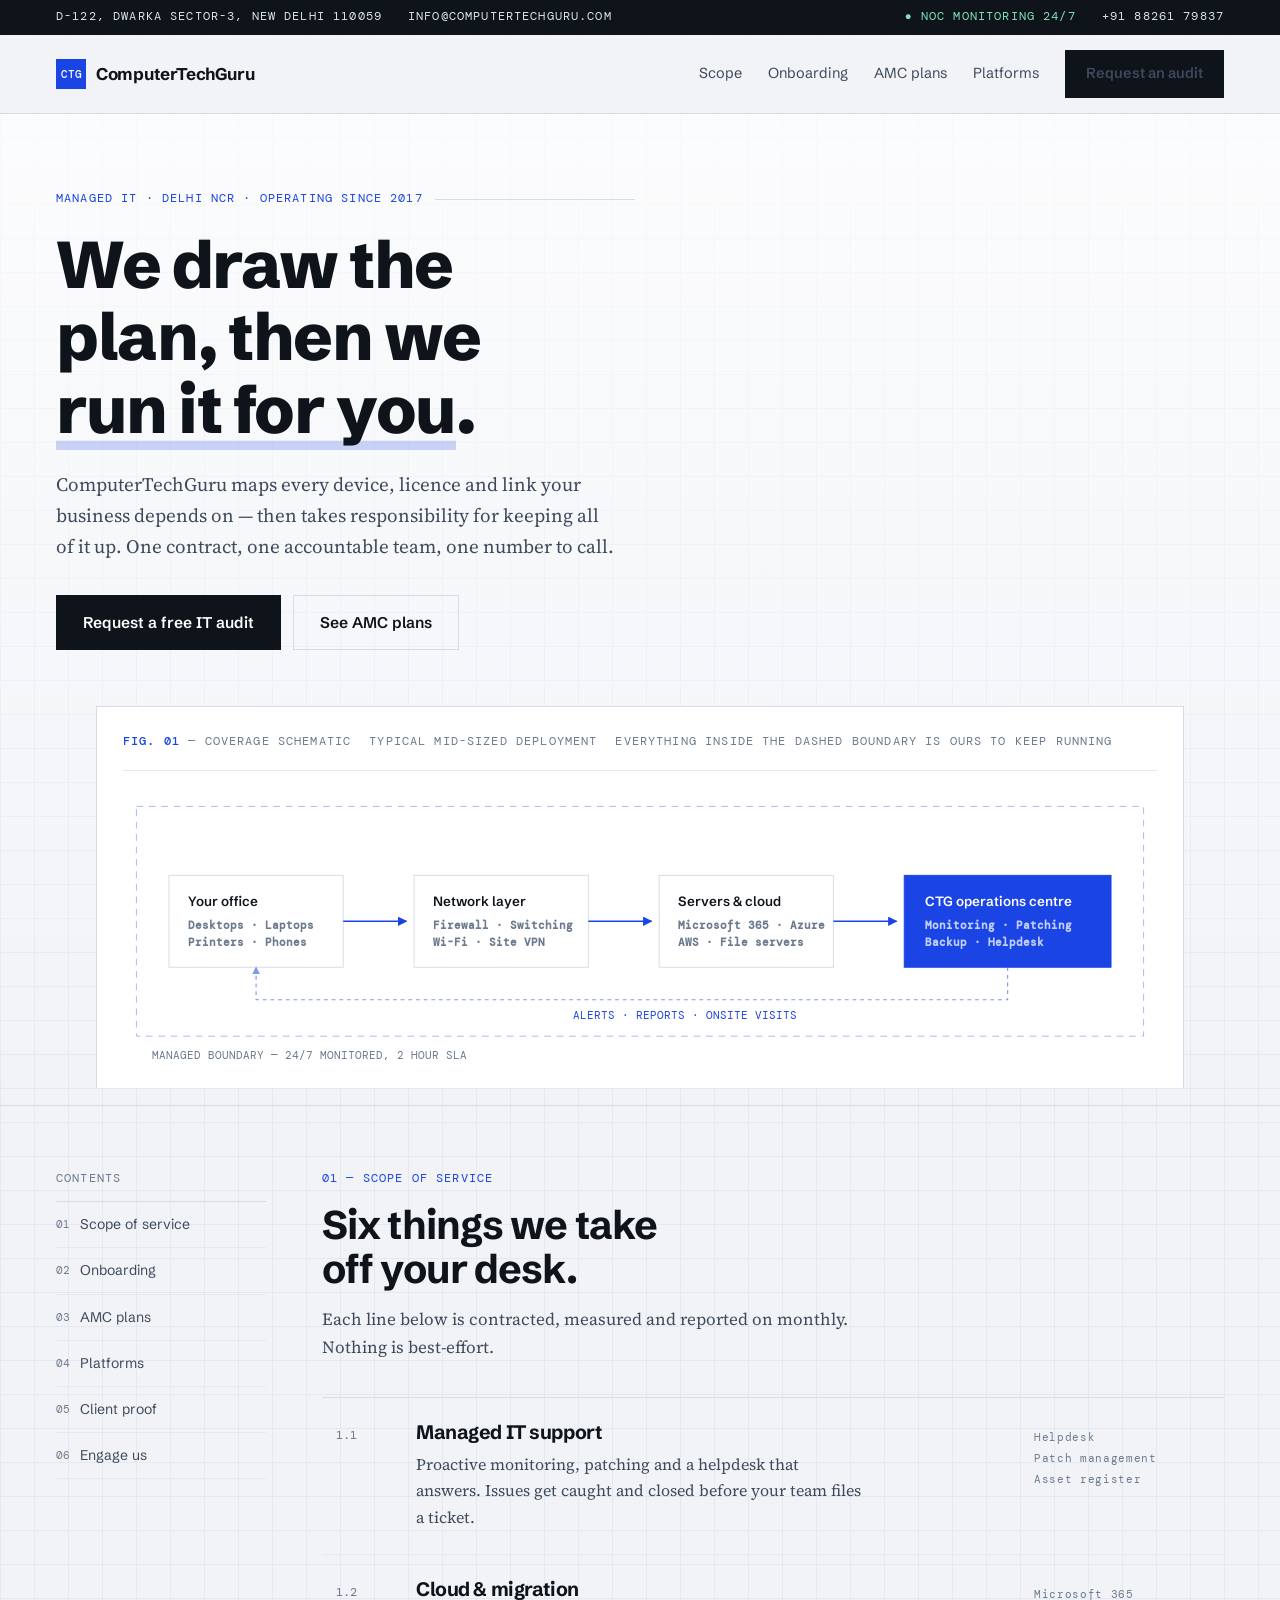
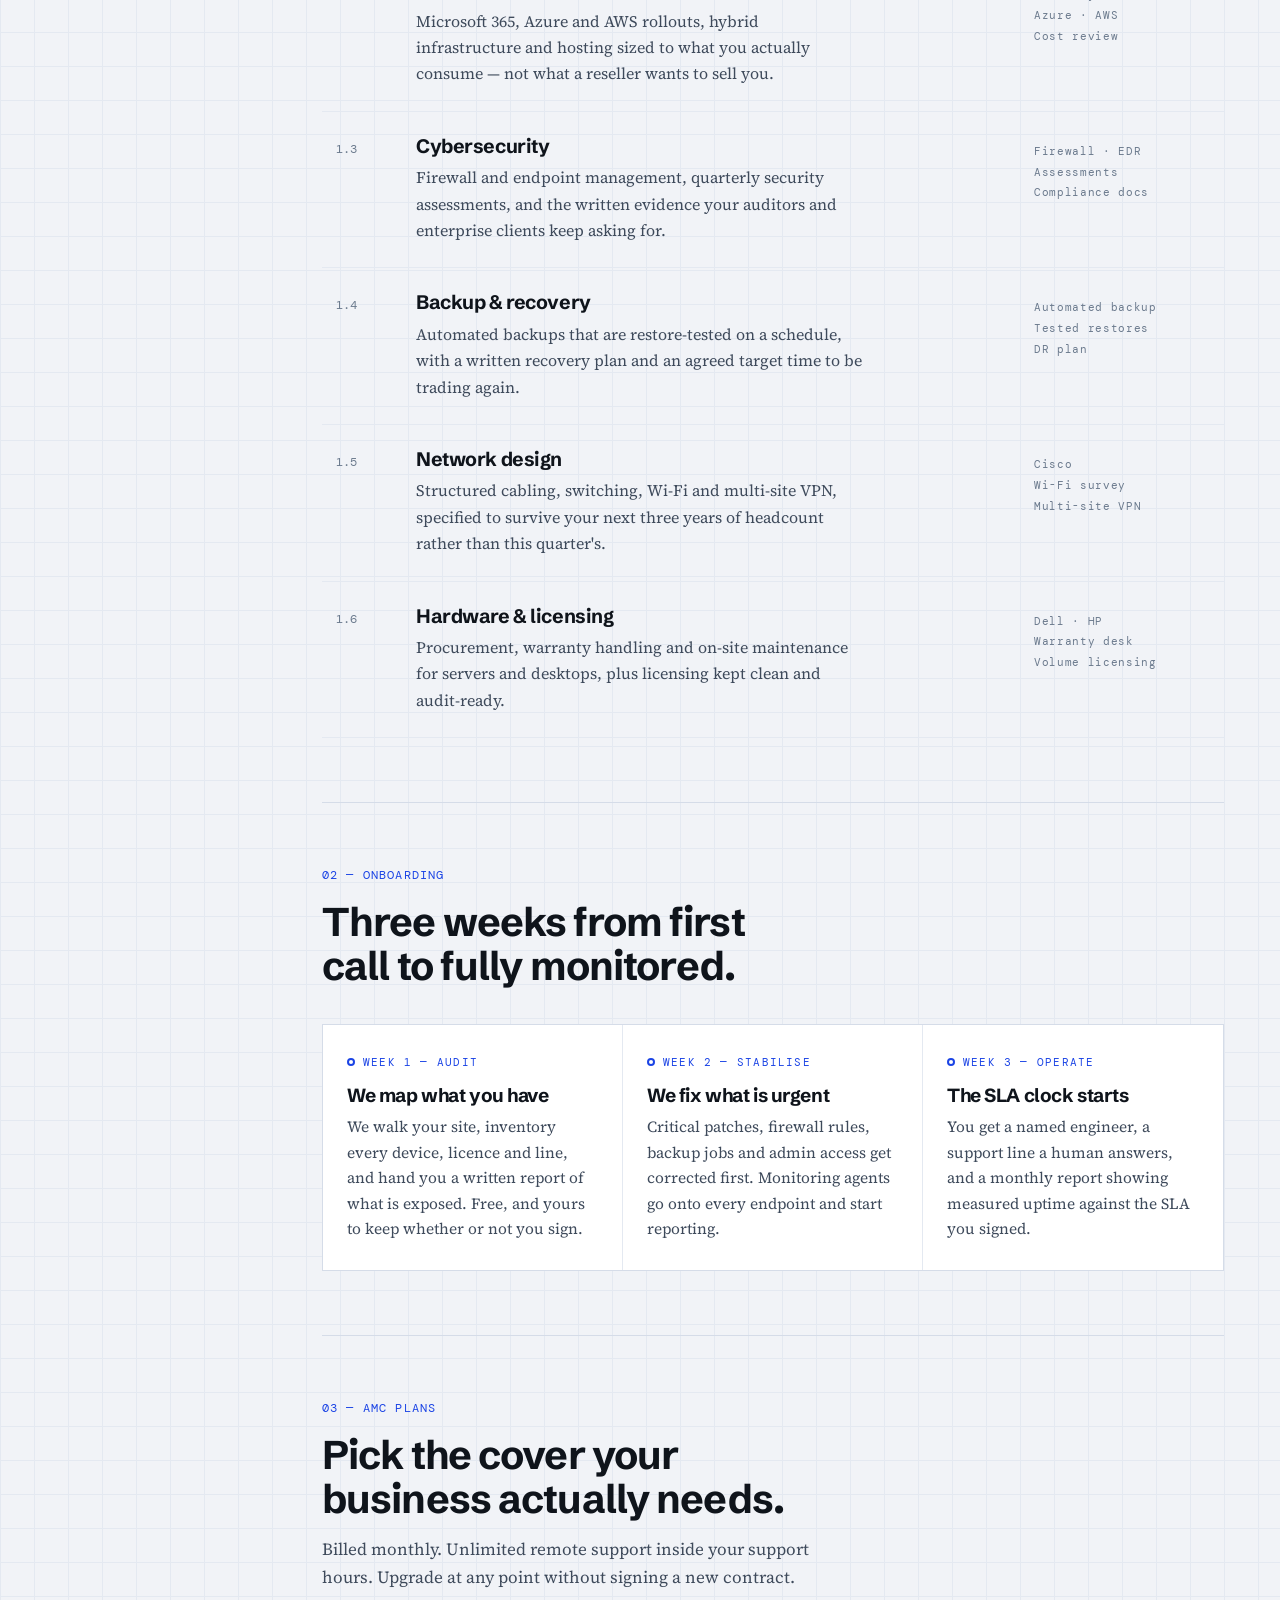
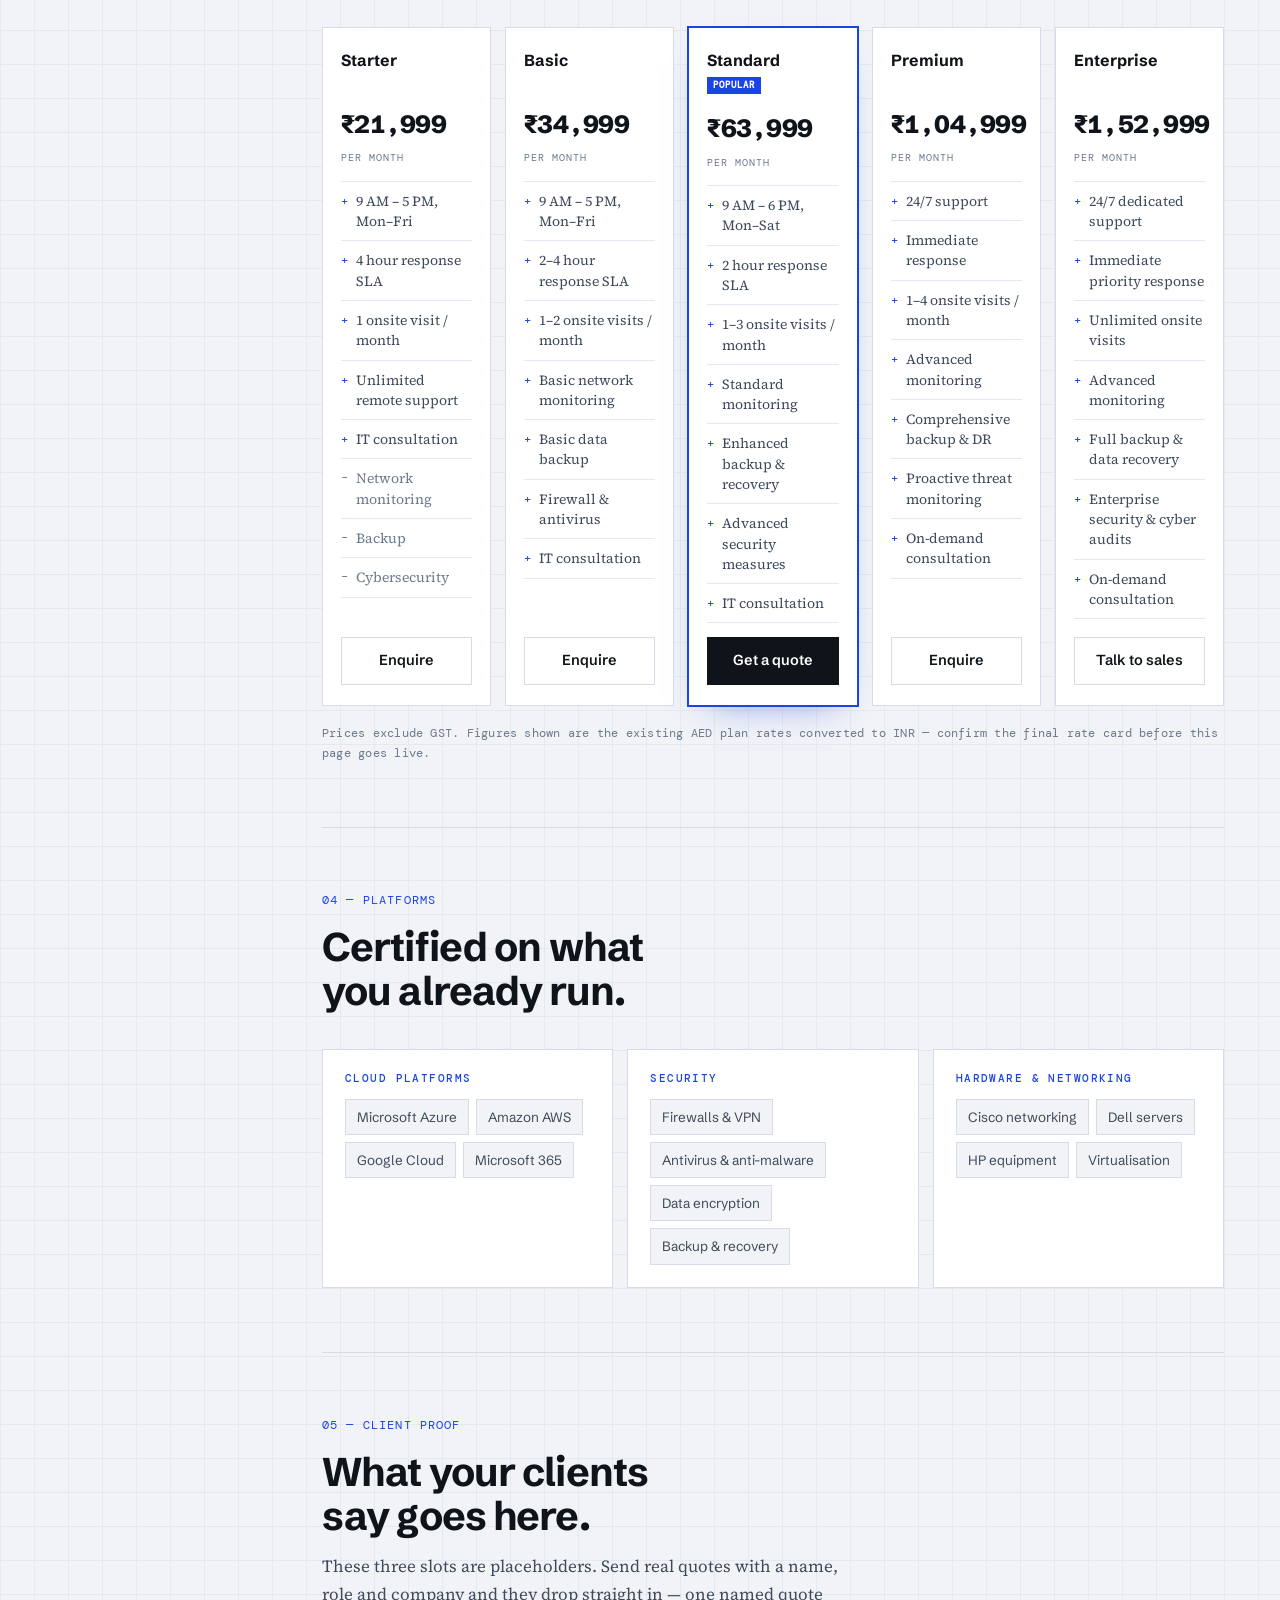
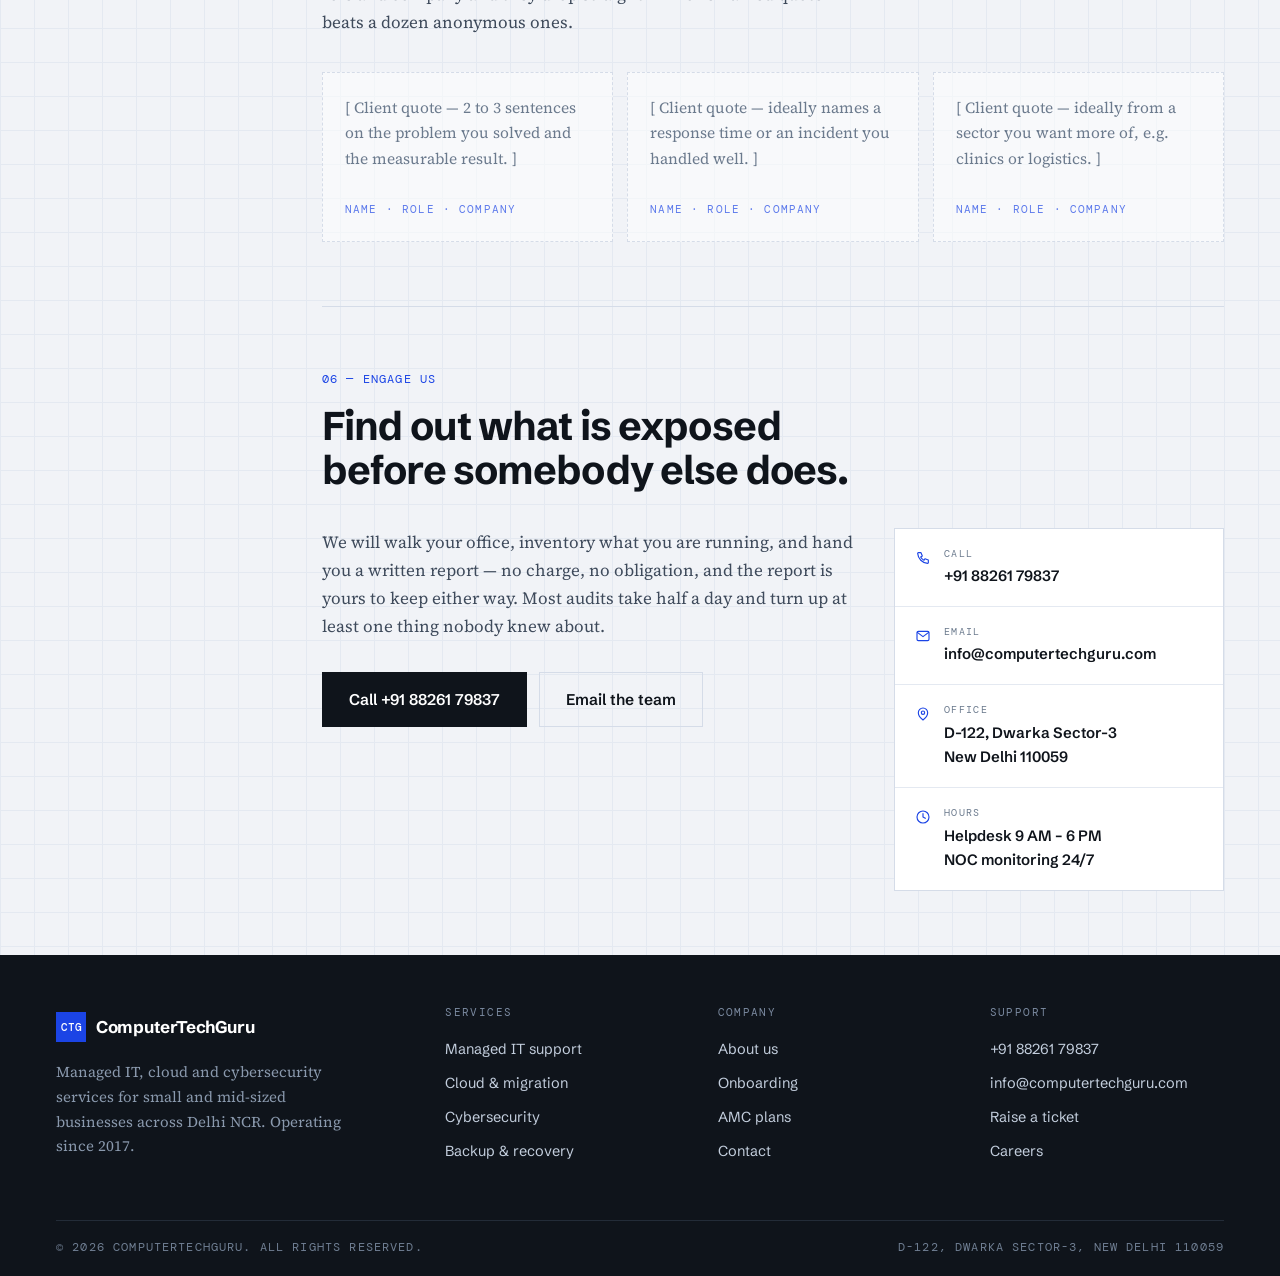
<file: index.html>
<!doctype html>
<html lang="en">
<head>
<meta charset="utf-8">
<meta name="viewport" content="width=device-width, initial-scale=1">
<meta name="description" content="ComputerTechGuru - managed IT support, cloud, cybersecurity and backup services for businesses across Delhi NCR. 24/7 monitoring, 2-hour response SLA. Operating since 2017.">
<title>ComputerTechGuru Blueprint</title>
<link rel="preconnect" href="https://fonts.googleapis.com">
<link rel="preconnect" href="https://fonts.gstatic.com" crossorigin>
<link rel="stylesheet" href="https://fonts.googleapis.com/css2?family=DM+Mono:wght@400;500&family=Schibsted+Grotesk:wght@500;600;700;800&family=Source+Serif+4:opsz,wght@8..60,400;8..60,600&display=swap">
<style>
:root{
  --paper:#F1F3F7; --card:#FFFFFF; --tint:#E7EBF3;
  --ink:#0F141B; --ink-2:#3E4A5B; --ink-3:#6B7A8D;
  --rule:#D5DCE8; --rule-2:#E4E9F1;
  --blue:#1B44E5; --blue-2:#153AC4; --blue-wash:rgba(27,68,229,.06);
  --maxw:1220px;
  --fd:'Schibsted Grotesk','Helvetica Neue',Arial,sans-serif;
  --fb:'Source Serif 4',Georgia,'Times New Roman',serif;
  --fm:'DM Mono','SFMono-Regular',Consolas,monospace;
}
*,*::before,*::after{box-sizing:border-box}
html{overflow-x:clip}
body{
  margin:0; color:var(--ink);
  background-color:var(--paper);
  background-image:linear-gradient(var(--rule-2) 1px,transparent 1px),linear-gradient(90deg,var(--rule-2) 1px,transparent 1px);
  background-size:34px 34px;
  font-family:var(--fb); font-size:17px; line-height:1.65;
  -webkit-font-smoothing:antialiased; overflow-x:hidden;
}
a{color:inherit}
p{margin:0}
h1,h2,h3,h4{font-family:var(--fd); margin:0; letter-spacing:-.022em; line-height:1.1; text-wrap:balance}
.wrap{width:100%; max-width:var(--maxw); margin-inline:auto; padding-inline:26px}
.mono{font-family:var(--fm); font-size:11.5px; letter-spacing:.1em; text-transform:uppercase}
.tagline{color:var(--ink-2); max-width:60ch}
:where(a,button,input,summary):focus-visible{outline:2px solid var(--blue); outline-offset:3px; border-radius:2px}

/* ---- topbar ---- */
.topbar{background:var(--ink); color:#DCE3EE}
.topbar .wrap{display:flex; flex-wrap:wrap; gap:6px 26px; align-items:center; padding-block:8px}
.topbar a{text-decoration:none}
.topbar a:hover{color:#fff}
.topbar .push{margin-left:auto}
.topbar .on{color:#7FE3B8}

/* ---- header ---- */
.hdr{position:sticky; top:0; z-index:60; background:rgba(241,243,247,.9); backdrop-filter:blur(10px); border-bottom:1px solid var(--rule)}
.hdr .wrap{display:flex; align-items:center; gap:30px; padding-block:15px}
.logo{display:flex; align-items:center; gap:10px; text-decoration:none; flex-shrink:0}
.logo .sq{width:30px; height:30px; background:var(--blue); color:#fff; display:grid; place-items:center; font-family:var(--fm); font-size:11px; font-weight:500}
.logo b{font-family:var(--fd); font-size:17px; font-weight:700; letter-spacing:-.02em}
.hnav{display:flex; align-items:center; gap:26px; margin-left:auto}
.hnav a{font-family:var(--fd); font-size:14.5px; color:var(--ink-2); text-decoration:none}
.hnav a:hover{color:var(--blue)}
.bt{display:inline-flex; align-items:center; justify-content:center; font-family:var(--fd); font-size:14.5px; font-weight:600; padding:11px 20px; text-decoration:none; border:1px solid var(--ink); background:var(--ink); color:#fff; cursor:pointer; transition:background .15s ease,color .15s ease,border-color .15s ease}
.bt:hover{background:var(--blue); border-color:var(--blue)}
.bt.alt{background:transparent; color:var(--ink); border-color:var(--rule)}
.bt.alt:hover{background:transparent; color:var(--blue); border-color:var(--blue)}
.bt.big{padding:14px 26px; font-size:15.5px}
.burger{display:none; margin-left:auto; background:none; border:1px solid var(--rule); padding:8px 12px; cursor:pointer; font-family:var(--fm); font-size:11px; letter-spacing:.1em}

/* ---- hero ---- */
.hero{border-bottom:1px solid var(--rule); background:linear-gradient(180deg,rgba(255,255,255,.75),rgba(255,255,255,0))}
.hero .wrap{padding-block:76px 0}
.kicker{display:flex; align-items:center; gap:12px; color:var(--blue)}
.kicker::after{content:""; height:1px; flex:1; background:var(--rule); max-width:200px}
.hero h1{font-size:clamp(36px,5.6vw,66px); font-weight:800; margin-block:20px 22px; max-width:15ch}
.hero h1 u{text-decoration:none; box-shadow:inset 0 -.14em 0 rgba(27,68,229,.22)}
.hero .lede{font-size:19px; color:var(--ink-2); max-width:56ch}
.hbtns{display:flex; flex-wrap:wrap; gap:12px; margin-top:32px}
.figure{margin-top:56px; border:1px solid var(--rule); border-bottom:0; background:var(--card); padding:26px 26px 8px}
.figcap{display:flex; flex-wrap:wrap; gap:6px 18px; color:var(--ink-3); padding-bottom:18px; border-bottom:1px solid var(--rule-2); margin-bottom:22px}
.figcap b{color:var(--blue); font-weight:500}
svg.schema{display:block; width:100%; height:auto}

/* ---- doc layout ---- */
.doc{display:grid; grid-template-columns:210px minmax(0,1fr); gap:56px; align-items:start; padding-block:0 0}
.rail{position:sticky; top:96px; padding-top:64px}
.rail .rt{color:var(--ink-3); padding-bottom:12px; border-bottom:1px solid var(--rule)}
.rail ol{list-style:none; margin:0; padding:0}
.rail li{border-bottom:1px solid var(--rule-2)}
.rail a{display:flex; gap:10px; padding:11px 0; text-decoration:none; font-family:var(--fd); font-size:14px; color:var(--ink-2)}
.rail a span{font-family:var(--fm); font-size:11px; color:var(--ink-3); padding-top:2px}
.rail a:hover{color:var(--blue)}
.rail a:hover span{color:var(--blue)}
.sect{padding-block:64px; border-bottom:1px solid var(--rule)}
.sect:last-child{border-bottom:0}
.shead{margin-bottom:36px; max-width:64ch}
.shead .n{color:var(--blue); margin-bottom:14px}
.shead h2{font-size:clamp(26px,3.4vw,40px); font-weight:700; margin-bottom:14px}

/* ---- spec list ---- */
.spec{border-top:1px solid var(--rule)}
.specrow{display:grid; grid-template-columns:56px minmax(0,1fr) 190px; gap:24px; padding:24px 0 24px 14px; border-bottom:1px solid var(--rule-2); position:relative; transition:background .18s ease}
.specrow::before{content:""; position:absolute; left:0; top:0; bottom:0; width:2px; background:transparent; transition:background .18s ease}
.specrow:hover{background:var(--card)}
.specrow:hover::before{background:var(--blue)}
.specrow .id{font-family:var(--fm); font-size:11.5px; color:var(--ink-3); padding-top:5px}
.specrow h3{font-family:var(--fd); font-size:19.5px; font-weight:700; margin-bottom:7px}
.specrow h3 .sl{text-decoration:none; border-bottom:1px solid transparent}
.specrow h3 .sl:hover{color:var(--blue); border-bottom-color:var(--blue)}
.specrow p{font-size:16px; color:var(--ink-2); max-width:56ch}
.specrow .meta{font-family:var(--fm); font-size:11px; letter-spacing:.06em; color:var(--ink-3); padding-top:5px; line-height:1.9}

/* ---- timeline ---- */
.tl{display:grid; grid-template-columns:repeat(3,minmax(0,1fr)); gap:0; border:1px solid var(--rule); background:var(--card)}
.tlc{padding:28px 24px; border-right:1px solid var(--rule-2)}
.tlc:last-child{border-right:0}
.tlc .w{font-family:var(--fm); font-size:11px; letter-spacing:.11em; color:var(--blue); margin-bottom:14px; display:flex; align-items:center; gap:8px}
.tlc .w::before{content:""; width:8px; height:8px; border:2px solid var(--blue); border-radius:50%}
.tlc h3{font-size:19px; font-weight:700; margin-bottom:8px}
.tlc p{font-size:15.5px; color:var(--ink-2)}

/* ---- plans ---- */
.plans{display:grid; grid-template-columns:repeat(5,minmax(0,1fr)); gap:14px}
.plan{background:var(--card); border:1px solid var(--rule); padding:22px 18px 20px; display:flex; flex-direction:column; gap:14px}
.plan.hot{border-color:var(--blue); box-shadow:0 0 0 1px var(--blue), 0 16px 34px -22px rgba(27,68,229,.6)}
.plan .pn{display:flex; align-items:flex-start; gap:7px; flex-wrap:wrap; min-height:40px; font-family:var(--fd); font-size:16px; font-weight:700; line-height:1.25}
.plan .flag{font-family:var(--fm); font-size:9px; letter-spacing:.11em; background:var(--blue); color:#fff; padding:3px 6px}
.plan .pr{font-family:var(--fd); font-size:25px; font-weight:800; letter-spacing:-.03em; font-variant-numeric:tabular-nums}
.plan .pr i{display:block; font-style:normal; font-family:var(--fm); font-size:10px; letter-spacing:.1em; text-transform:uppercase; color:var(--ink-3); font-weight:400; margin-top:5px}
.plan ul{list-style:none; margin:0; padding:0; border-top:1px solid var(--rule-2)}
.plan li{font-size:14px; color:var(--ink-2); padding:9px 0; border-bottom:1px solid var(--rule-2); display:flex; gap:8px; line-height:1.45}
.plan li::before{content:"+"; font-family:var(--fm); color:var(--blue); font-size:12px; flex-shrink:0; padding-top:2px}
.plan li.off{color:var(--ink-3)}
.plan li.off::before{content:"–"; color:var(--ink-3)}
.plan .bt{margin-top:auto; width:100%}
.note{font-family:var(--fm); font-size:11.5px; color:var(--ink-3); margin-top:18px; line-height:1.7; letter-spacing:.02em}

/* ---- platforms ---- */
.plat{display:grid; grid-template-columns:repeat(3,minmax(0,1fr)); gap:14px}
.platc{background:var(--card); border:1px solid var(--rule); padding:22px}
.platc h3{font-family:var(--fm); font-size:11px; letter-spacing:.13em; text-transform:uppercase; color:var(--blue); font-weight:500; margin-bottom:14px}
.chips{display:flex; flex-wrap:wrap; gap:7px}
.chip{font-family:var(--fd); font-size:13.5px; border:1px solid var(--rule); padding:6px 11px; color:var(--ink-2); background:var(--paper)}

/* ---- proof ---- */
.slots{display:grid; grid-template-columns:repeat(3,minmax(0,1fr)); gap:14px}
.slot{border:1px dashed var(--rule); background:rgba(255,255,255,.55); padding:22px; display:flex; flex-direction:column; gap:14px; min-height:170px}
.slot p{font-size:15.5px; color:var(--ink-3)}
.slot .who{font-family:var(--fm); font-size:10.5px; letter-spacing:.11em; text-transform:uppercase; color:var(--blue); margin-top:auto; opacity:.7}

/* ---- engage ---- */
.eng{display:grid; grid-template-columns:minmax(0,1fr) 330px; gap:34px; align-items:start}
.card{background:var(--card); border:1px solid var(--rule)}
.crow{display:flex; gap:13px; padding:17px 20px; border-bottom:1px solid var(--rule-2); text-decoration:none; align-items:flex-start}
.crow:last-child{border-bottom:0}
.crow svg{width:16px; height:16px; stroke:var(--blue); fill:none; stroke-width:1.7; stroke-linecap:round; stroke-linejoin:round; margin-top:4px; flex-shrink:0}
.crow > div{display:flex; flex-direction:column; gap:2px; min-width:0}
.crow .k{font-family:var(--fm); font-size:10px; letter-spacing:.13em; text-transform:uppercase; color:var(--ink-3)}
.crow .v{font-family:var(--fd); font-size:15px; font-weight:600; word-break:break-word}
a.crow:hover .v{color:var(--blue)}

/* ---- footer ---- */
.ft{background:var(--ink); color:#C3CEDD; margin-top:0}
.ftg{display:grid; grid-template-columns:minmax(0,1.5fr) repeat(3,minmax(0,1fr)); gap:38px; padding-block:52px}
.ftg p{font-size:15px; color:#8A99AD; max-width:36ch; margin-top:13px}
.ftg h4{font-family:var(--fm); font-size:10.5px; letter-spacing:.13em; text-transform:uppercase; color:#7B8AA0; font-weight:400; margin-bottom:14px}
.ftg a{display:block; font-family:var(--fd); font-size:14.5px; color:#C3CEDD; text-decoration:none; padding:5px 0}
.ftg a:hover{color:#fff}
.ft .logo{display:flex; align-items:center; gap:10px}
.ft .logo b{color:#fff}
.ftbar{border-top:1px solid #232C38; padding-block:18px; display:flex; flex-wrap:wrap; gap:8px 20px; color:#6F7E92}
.ftbar .push{margin-left:auto}

.rv{opacity:0; transform:translateY(12px); transition:opacity .55s ease, transform .55s ease}
.rv.in{opacity:1; transform:none}

@media (max-width:1080px){
  .doc{grid-template-columns:1fr; gap:0}
  .rail{display:none}
  .plans{grid-template-columns:repeat(3,minmax(0,1fr))}
}
@media (max-width:900px){
  .specrow{grid-template-columns:44px minmax(0,1fr); gap:16px}
  .specrow .meta{grid-column:2; padding-top:10px}
  .tl{grid-template-columns:1fr}
  .tlc{border-right:0; border-bottom:1px solid var(--rule-2)}
  .tlc:last-child{border-bottom:0}
  .eng{grid-template-columns:1fr}
  .plat,.slots{grid-template-columns:1fr}
  .ftg{grid-template-columns:repeat(2,minmax(0,1fr)); gap:30px}
}
@media (max-width:700px){
  .hnav{display:none}
  .hnav.open{display:flex; flex-direction:column; align-items:stretch; gap:0; position:absolute; top:100%; left:0; right:0; background:var(--paper); border-bottom:1px solid var(--rule); padding:6px 26px 16px}
  .hnav.open a{padding:12px 0; border-bottom:1px solid var(--rule-2)}
  .hnav.open .bt{margin-top:12px}
  .hdr .wrap{position:relative}
  .burger{display:block}
  .plans{grid-template-columns:1fr}
  .sect{padding-block:52px}
  .hero .wrap{padding-block:52px 0}
  .figure{padding:18px 16px 6px; margin-top:40px}
  .topbar .push{margin-left:0}
}
@media (prefers-reduced-motion:reduce){
  *{transition-duration:.001ms !important; animation-duration:.001ms !important}
  .rv{opacity:1; transform:none}
}
</style>
</head>
<body>
<div class="topbar">
  <div class="wrap mono">
    <span>D-122, Dwarka Sector-3, New Delhi 110059</span>
    <a href="mailto:info@computertechguru.com">info@computertechguru.com</a>
    <span class="push on">● NOC monitoring 24/7</span>
    <a href="tel:+918826179837">+91 88261 79837</a>
  </div>
</div>

<header class="hdr">
  <div class="wrap">
    <a class="logo" href="#top"><span class="sq">CTG</span><b>ComputerTechGuru</b></a>
    <button class="burger" id="burger" aria-expanded="false" aria-controls="hnav">MENU</button>
    <nav class="hnav" id="hnav">
      <a href="#scope">Scope</a>
      <a href="#onboarding">Onboarding</a>
      <a href="#plans">AMC plans</a>
      <a href="#platforms">Platforms</a>
      <a class="bt" href="#engage">Request an audit</a>
    </nav>
  </div>
</header>

<section class="hero" id="top">
  <div class="wrap">
    <div class="kicker mono">Managed IT · Delhi NCR · Operating since 2017</div>
    <h1>We draw the plan, then we <u>run it for you</u>.</h1>
    <p class="lede">ComputerTechGuru maps every device, licence and link your business depends on — then takes responsibility for keeping all of it up. One contract, one accountable team, one number to call.</p>
    <div class="hbtns">
      <a class="bt big" href="#engage">Request a free IT audit</a>
      <a class="bt alt big" href="#plans">See AMC plans</a>
    </div>

    <figure class="figure">
      <figcaption class="figcap mono">
        <span><b>Fig. 01</b> — Coverage schematic</span>
        <span>Typical mid-sized deployment</span>
        <span>Everything inside the dashed boundary is ours to keep running</span>
      </figcaption>
      <svg class="schema" viewBox="0 0 1080 300" role="img" aria-label="Schematic showing office endpoints, network layer, cloud services and the 24/7 monitoring centre, all inside the managed boundary">
        <defs>
          <marker id="ar" viewBox="0 0 10 10" refX="9" refY="5" markerWidth="7" markerHeight="7" orient="auto">
            <path d="M0 0 L10 5 L0 10 z" fill="#1B44E5"></path>
          </marker>
        </defs>
        <rect x="14" y="14" width="1052" height="240" fill="none" stroke="#1B44E5" stroke-opacity=".38" stroke-dasharray="7 6"></rect>
        <text x="30" y="278" font-family="DM Mono, monospace" font-size="12" fill="#6B7A8D">MANAGED BOUNDARY — 24/7 MONITORED, 2 HOUR SLA</text>

        <g font-family="Schibsted Grotesk, sans-serif" font-size="14" font-weight="600" fill="#0F141B">
          <rect x="48" y="86" width="182" height="96" fill="#FFFFFF" stroke="#D5DCE8"></rect>
          <text x="68" y="118">Your office</text>
          <text x="68" y="142" font-family="DM Mono, monospace" font-size="11.5" fill="#6B7A8D">Desktops · Laptops</text>
          <text x="68" y="160" font-family="DM Mono, monospace" font-size="11.5" fill="#6B7A8D">Printers · Phones</text>

          <rect x="304" y="86" width="182" height="96" fill="#FFFFFF" stroke="#D5DCE8"></rect>
          <text x="324" y="118">Network layer</text>
          <text x="324" y="142" font-family="DM Mono, monospace" font-size="11.5" fill="#6B7A8D">Firewall · Switching</text>
          <text x="324" y="160" font-family="DM Mono, monospace" font-size="11.5" fill="#6B7A8D">Wi-Fi · Site VPN</text>

          <rect x="560" y="86" width="182" height="96" fill="#FFFFFF" stroke="#D5DCE8"></rect>
          <text x="580" y="118">Servers &amp; cloud</text>
          <text x="580" y="142" font-family="DM Mono, monospace" font-size="11.5" fill="#6B7A8D">Microsoft 365 · Azure</text>
          <text x="580" y="160" font-family="DM Mono, monospace" font-size="11.5" fill="#6B7A8D">AWS · File servers</text>

          <rect x="816" y="86" width="216" height="96" fill="#1B44E5" stroke="#1B44E5"></rect>
          <text x="838" y="118" fill="#FFFFFF">CTG operations centre</text>
          <text x="838" y="142" font-family="DM Mono, monospace" font-size="11.5" fill="#C6D2FF">Monitoring · Patching</text>
          <text x="838" y="160" font-family="DM Mono, monospace" font-size="11.5" fill="#C6D2FF">Backup · Helpdesk</text>
        </g>

        <g stroke="#1B44E5" stroke-width="1.4" marker-end="url(#ar)">
          <path d="M230 134 L296 134" fill="none"></path>
          <path d="M486 134 L552 134" fill="none"></path>
          <path d="M742 134 L808 134" fill="none"></path>
        </g>
        <g stroke="#1B44E5" stroke-width="1.2" stroke-dasharray="4 4" fill="none" opacity=".55">
          <path d="M924 182 L924 216 L139 216 L139 182" marker-end="url(#ar)"></path>
        </g>
        <text x="470" y="236" font-family="DM Mono, monospace" font-size="11" fill="#1B44E5">ALERTS · REPORTS · ONSITE VISITS</text>
      </svg>
    </figure>
  </div>
</section>

<div class="wrap">
  <div class="doc">
    <aside class="rail">
      <div class="rt mono">Contents</div>
      <ol>
        <li><a href="#scope"><span>01</span>Scope of service</a></li>
        <li><a href="#onboarding"><span>02</span>Onboarding</a></li>
        <li><a href="#plans"><span>03</span>AMC plans</a></li>
        <li><a href="#platforms"><span>04</span>Platforms</a></li>
        <li><a href="#proof"><span>05</span>Client proof</a></li>
        <li><a href="#engage"><span>06</span>Engage us</a></li>
      </ol>
    </aside>

    <main>
      <section class="sect" id="scope">
        <div class="shead rv">
          <div class="n mono">01 — Scope of service</div>
          <h2>Six things we take off your desk.</h2>
          <p class="tagline">Each line below is contracted, measured and reported on monthly. Nothing is best-effort.</p>
        </div>
        <div class="spec rv">
          <div class="specrow">
            <div class="id">1.1</div>
            <div><h3><a class="sl" href="services/it-support.html">Managed IT support</a></h3><p>Proactive monitoring, patching and a helpdesk that answers. Issues get caught and closed before your team files a ticket.</p></div>
            <div class="meta">Helpdesk<br>Patch management<br>Asset register</div>
          </div>
          <div class="specrow">
            <div class="id">1.2</div>
            <div><h3><a class="sl" href="services/cloud-migration.html">Cloud &amp; migration</a></h3><p>Microsoft 365, Azure and AWS rollouts, hybrid infrastructure and hosting sized to what you actually consume — not what a reseller wants to sell you.</p></div>
            <div class="meta">Microsoft 365<br>Azure · AWS<br>Cost review</div>
          </div>
          <div class="specrow">
            <div class="id">1.3</div>
            <div><h3><a class="sl" href="services/cybersecurity.html">Cybersecurity</a></h3><p>Firewall and endpoint management, quarterly security assessments, and the written evidence your auditors and enterprise clients keep asking for.</p></div>
            <div class="meta">Firewall · EDR<br>Assessments<br>Compliance docs</div>
          </div>
          <div class="specrow">
            <div class="id">1.4</div>
            <div><h3><a class="sl" href="services/backup-recovery.html">Backup &amp; recovery</a></h3><p>Automated backups that are restore-tested on a schedule, with a written recovery plan and an agreed target time to be trading again.</p></div>
            <div class="meta">Automated backup<br>Tested restores<br>DR plan</div>
          </div>
          <div class="specrow">
            <div class="id">1.5</div>
            <div><h3><a class="sl" href="services/network-design.html">Network design</a></h3><p>Structured cabling, switching, Wi-Fi and multi-site VPN, specified to survive your next three years of headcount rather than this quarter's.</p></div>
            <div class="meta">Cisco<br>Wi-Fi survey<br>Multi-site VPN</div>
          </div>
          <div class="specrow">
            <div class="id">1.6</div>
            <div><h3><a class="sl" href="services/hardware-licensing.html">Hardware &amp; licensing</a></h3><p>Procurement, warranty handling and on-site maintenance for servers and desktops, plus licensing kept clean and audit-ready.</p></div>
            <div class="meta">Dell · HP<br>Warranty desk<br>Volume licensing</div>
          </div>
        </div>
      </section>

      <section class="sect" id="onboarding">
        <div class="shead rv">
          <div class="n mono">02 — Onboarding</div>
          <h2>Three weeks from first call to fully monitored.</h2>
        </div>
        <div class="tl rv">
          <div class="tlc">
            <div class="w">WEEK 1 — AUDIT</div>
            <h3>We map what you have</h3>
            <p>We walk your site, inventory every device, licence and line, and hand you a written report of what is exposed. Free, and yours to keep whether or not you sign.</p>
          </div>
          <div class="tlc">
            <div class="w">WEEK 2 — STABILISE</div>
            <h3>We fix what is urgent</h3>
            <p>Critical patches, firewall rules, backup jobs and admin access get corrected first. Monitoring agents go onto every endpoint and start reporting.</p>
          </div>
          <div class="tlc">
            <div class="w">WEEK 3 — OPERATE</div>
            <h3>The SLA clock starts</h3>
            <p>You get a named engineer, a support line a human answers, and a monthly report showing measured uptime against the SLA you signed.</p>
          </div>
        </div>
      </section>

      <section class="sect" id="plans">
        <div class="shead rv">
          <div class="n mono">03 — AMC plans</div>
          <h2>Pick the cover your business actually needs.</h2>
          <p class="tagline">Billed monthly. Unlimited remote support inside your support hours. Upgrade at any point without signing a new contract.</p>
        </div>
        <div class="plans rv">
          <div class="plan">
            <div class="pn">Starter</div>
            <div class="pr">₹21,999<i>per month</i></div>
            <ul>
              <li>9 AM – 5 PM, Mon–Fri</li>
              <li>4 hour response SLA</li>
              <li>1 onsite visit / month</li>
              <li>Unlimited remote support</li>
              <li>IT consultation</li>
              <li class="off">Network monitoring</li>
              <li class="off">Backup</li>
              <li class="off">Cybersecurity</li>
            </ul>
            <a class="bt alt" href="#engage">Enquire</a>
          </div>
          <div class="plan">
            <div class="pn">Basic</div>
            <div class="pr">₹34,999<i>per month</i></div>
            <ul>
              <li>9 AM – 5 PM, Mon–Fri</li>
              <li>2–4 hour response SLA</li>
              <li>1–2 onsite visits / month</li>
              <li>Basic network monitoring</li>
              <li>Basic data backup</li>
              <li>Firewall &amp; antivirus</li>
              <li>IT consultation</li>
            </ul>
            <a class="bt alt" href="#engage">Enquire</a>
          </div>
          <div class="plan hot">
            <div class="pn">Standard <span class="flag">POPULAR</span></div>
            <div class="pr">₹63,999<i>per month</i></div>
            <ul>
              <li>9 AM – 6 PM, Mon–Sat</li>
              <li>2 hour response SLA</li>
              <li>1–3 onsite visits / month</li>
              <li>Standard monitoring</li>
              <li>Enhanced backup &amp; recovery</li>
              <li>Advanced security measures</li>
              <li>IT consultation</li>
            </ul>
            <a class="bt" href="#engage">Get a quote</a>
          </div>
          <div class="plan">
            <div class="pn">Premium</div>
            <div class="pr">₹1,04,999<i>per month</i></div>
            <ul>
              <li>24/7 support</li>
              <li>Immediate response</li>
              <li>1–4 onsite visits / month</li>
              <li>Advanced monitoring</li>
              <li>Comprehensive backup &amp; DR</li>
              <li>Proactive threat monitoring</li>
              <li>On-demand consultation</li>
            </ul>
            <a class="bt alt" href="#engage">Enquire</a>
          </div>
          <div class="plan">
            <div class="pn">Enterprise</div>
            <div class="pr">₹1,52,999<i>per month</i></div>
            <ul>
              <li>24/7 dedicated support</li>
              <li>Immediate priority response</li>
              <li>Unlimited onsite visits</li>
              <li>Advanced monitoring</li>
              <li>Full backup &amp; data recovery</li>
              <li>Enterprise security &amp; cyber audits</li>
              <li>On-demand consultation</li>
            </ul>
            <a class="bt alt" href="#engage">Talk to sales</a>
          </div>
        </div>
        <p class="note">Prices exclude GST. Figures shown are the existing AED plan rates converted to INR — confirm the final rate card before this page goes live.</p>
      </section>

      <section class="sect" id="platforms">
        <div class="shead rv">
          <div class="n mono">04 — Platforms</div>
          <h2>Certified on what you already run.</h2>
        </div>
        <div class="plat rv">
          <div class="platc">
            <h3>Cloud platforms</h3>
            <div class="chips"><span class="chip">Microsoft Azure</span><span class="chip">Amazon AWS</span><span class="chip">Google Cloud</span><span class="chip">Microsoft 365</span></div>
          </div>
          <div class="platc">
            <h3>Security</h3>
            <div class="chips"><span class="chip">Firewalls &amp; VPN</span><span class="chip">Antivirus &amp; anti-malware</span><span class="chip">Data encryption</span><span class="chip">Backup &amp; recovery</span></div>
          </div>
          <div class="platc">
            <h3>Hardware &amp; networking</h3>
            <div class="chips"><span class="chip">Cisco networking</span><span class="chip">Dell servers</span><span class="chip">HP equipment</span><span class="chip">Virtualisation</span></div>
          </div>
        </div>
      </section>

      <section class="sect" id="proof">
        <div class="shead rv">
          <div class="n mono">05 — Client proof</div>
          <h2>What your clients say goes here.</h2>
          <p class="tagline">These three slots are placeholders. Send real quotes with a name, role and company and they drop straight in — one named quote beats a dozen anonymous ones.</p>
        </div>
        <div class="slots rv">
          <div class="slot"><p>[ Client quote — 2 to 3 sentences on the problem you solved and the measurable result. ]</p><div class="who">Name · Role · Company</div></div>
          <div class="slot"><p>[ Client quote — ideally names a response time or an incident you handled well. ]</p><div class="who">Name · Role · Company</div></div>
          <div class="slot"><p>[ Client quote — ideally from a sector you want more of, e.g. clinics or logistics. ]</p><div class="who">Name · Role · Company</div></div>
        </div>
      </section>

      <section class="sect" id="engage">
        <div class="shead rv">
          <div class="n mono">06 — Engage us</div>
          <h2>Find out what is exposed before somebody else does.</h2>
        </div>
        <div class="eng rv">
          <div>
            <p class="tagline">We will walk your office, inventory what you are running, and hand you a written report — no charge, no obligation, and the report is yours to keep either way. Most audits take half a day and turn up at least one thing nobody knew about.</p>
            <div class="hbtns">
              <a class="bt big" href="tel:+918826179837">Call +91 88261 79837</a>
              <a class="bt alt big" href="mailto:info@computertechguru.com">Email the team</a>
            </div>
          </div>
          <div class="card">
            <a class="crow" href="tel:+918826179837">
              <svg viewBox="0 0 24 24"><path d="M5 4h4l2 5-2.5 1.5a12 12 0 005 5L15 13l5 2v4a1 1 0 01-1.1 1A16 16 0 014 5.1 1 1 0 015 4z"/></svg>
              <div><span class="k">Call</span><span class="v">+91 88261 79837</span></div>
            </a>
            <a class="crow" href="mailto:info@computertechguru.com">
              <svg viewBox="0 0 24 24"><rect x="3" y="5" width="18" height="14" rx="2"/><path d="M3.5 6.5L12 13l8.5-6.5"/></svg>
              <div><span class="k">Email</span><span class="v">info@computertechguru.com</span></div>
            </a>
            <div class="crow">
              <svg viewBox="0 0 24 24"><path d="M12 21s7-5.6 7-11a7 7 0 10-14 0c0 5.4 7 11 7 11z"/><circle cx="12" cy="10" r="2.5"/></svg>
              <div><span class="k">Office</span><span class="v">D-122, Dwarka Sector-3<br>New Delhi 110059</span></div>
            </div>
            <div class="crow">
              <svg viewBox="0 0 24 24"><circle cx="12" cy="12" r="9"/><path d="M12 7v5l3.5 2"/></svg>
              <div><span class="k">Hours</span><span class="v">Helpdesk 9 AM – 6 PM<br>NOC monitoring 24/7</span></div>
            </div>
          </div>
        </div>
      </section>
    </main>
  </div>
</div>

<footer class="ft">
  <div class="wrap">
    <div class="ftg">
      <div>
        <a class="logo" href="#top"><span class="sq">CTG</span><b>ComputerTechGuru</b></a>
        <p>Managed IT, cloud and cybersecurity services for small and mid-sized businesses across Delhi NCR. Operating since 2017.</p>
      </div>
      <div>
        <h4>Services</h4>
        <a href="services/it-support.html">Managed IT support</a>
        <a href="services/cloud-migration.html">Cloud &amp; migration</a>
        <a href="services/cybersecurity.html">Cybersecurity</a>
        <a href="services/backup-recovery.html">Backup &amp; recovery</a>
      </div>
      <div>
        <h4>Company</h4>
        <a href="#top">About us</a>
        <a href="#onboarding">Onboarding</a>
        <a href="#plans">AMC plans</a>
        <a href="#engage">Contact</a>
      </div>
      <div>
        <h4>Support</h4>
        <a href="tel:+918826179837">+91 88261 79837</a>
        <a href="mailto:info@computertechguru.com">info@computertechguru.com</a>
        <a href="#engage">Raise a ticket</a>
        <a href="#engage">Careers</a>
      </div>
    </div>
    <div class="ftbar mono">
      <span>© 2026 ComputerTechGuru. All rights reserved.</span>
      <span class="push">D-122, Dwarka Sector-3, New Delhi 110059</span>
    </div>
  </div>
</footer>

<script>
(function(){
  var b = document.getElementById('burger'), n = document.getElementById('hnav');
  if(b && n){
    b.addEventListener('click', function(){
      var open = n.classList.toggle('open');
      b.setAttribute('aria-expanded', open ? 'true' : 'false');
      b.textContent = open ? 'CLOSE' : 'MENU';
    });
    n.addEventListener('click', function(e){
      if(e.target.tagName === 'A'){ n.classList.remove('open'); b.textContent='MENU'; b.setAttribute('aria-expanded','false'); }
    });
  }
  var io = new IntersectionObserver(function(en){
    en.forEach(function(e){ if(e.isIntersecting){ e.target.classList.add('in'); io.unobserve(e.target); } });
  }, {rootMargin:'0px 0px -6% 0px'});
  document.querySelectorAll('.rv').forEach(function(el){ io.observe(el); });
})();
</script>

</body>
</html>
</file>
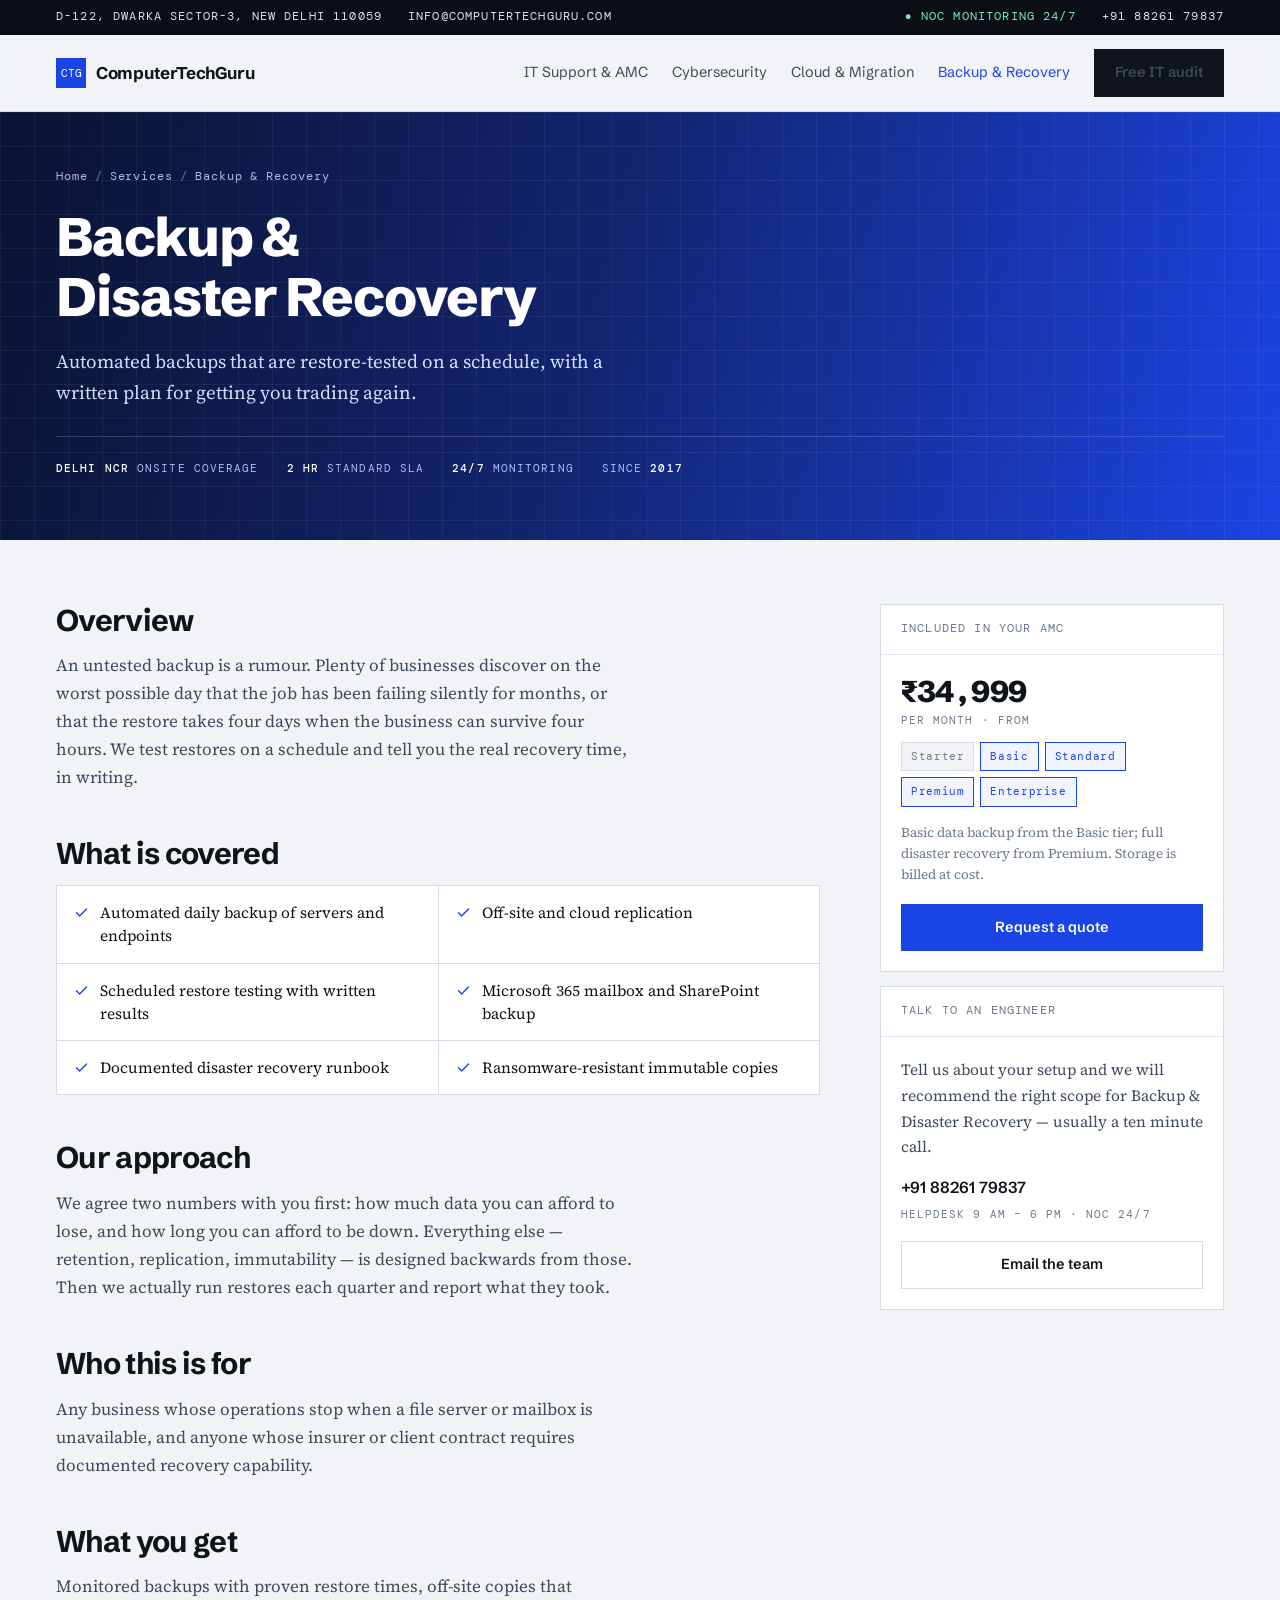
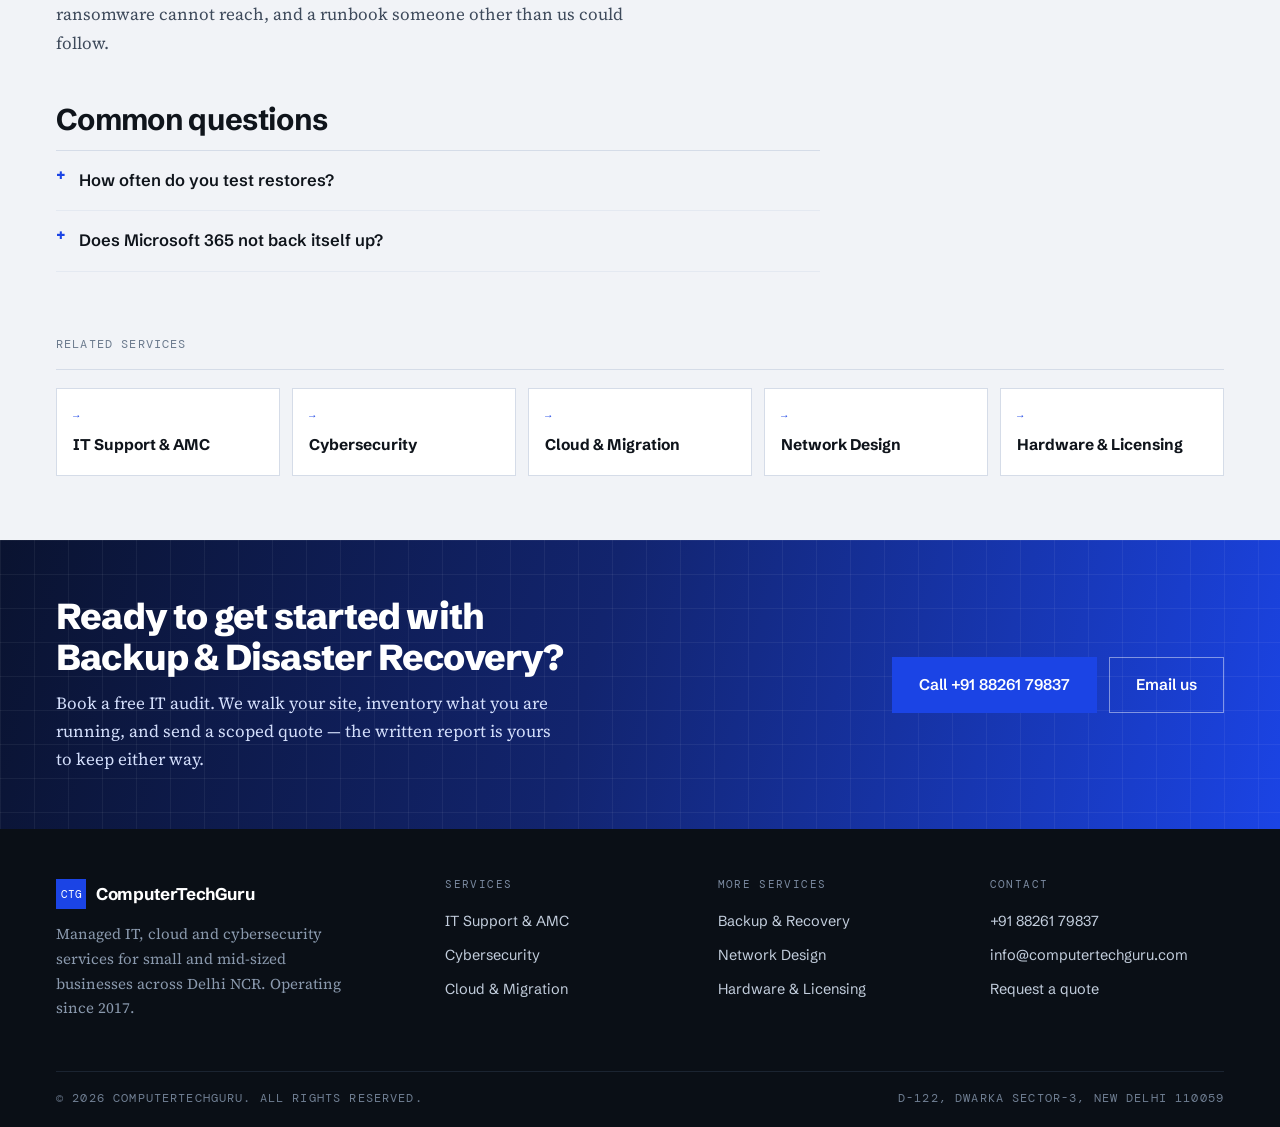
<file: services/backup-recovery.html>
<!doctype html>
<html lang="en">
<head>
<meta charset="utf-8">
<meta name="viewport" content="width=device-width, initial-scale=1">
<title>Backup &amp; Disaster Recovery — ComputerTechGuru</title>
<meta name="description" content="Automated backups that are restore-tested on a schedule, with a written plan for getting you trading again. ComputerTechGuru, Delhi NCR.">
<link rel="preconnect" href="https://fonts.googleapis.com">
<link rel="preconnect" href="https://fonts.gstatic.com" crossorigin>
<link rel="stylesheet" href="https://fonts.googleapis.com/css2?family=DM+Mono:wght@400;500&family=Schibsted+Grotesk:wght@500;600;700;800&family=Source+Serif+4:opsz,wght@8..60,400;8..60,600&display=swap">
<style>
:root{
  --paper:#F1F3F7; --card:#FFFFFF; --tint:#E7EBF3;
  --ink:#0F141B; --ink-2:#3E4A5B; --ink-3:#6B7A8D;
  --rule:#D5DCE8; --rule-2:#E4E9F1;
  --blue:#1B44E5; --blue-2:#1536B8; --blue-wash:rgba(27,68,229,.06);
  --maxw:1220px;
  --fd:'Schibsted Grotesk','Helvetica Neue',Arial,sans-serif;
  --fb:'Source Serif 4',Georgia,'Times New Roman',serif;
  --fm:'DM Mono','SFMono-Regular',Consolas,monospace;
}
*,*::before,*::after{box-sizing:border-box}
html{overflow-x:clip; scroll-behavior:smooth}
body{margin:0; color:var(--ink); background-color:var(--paper);
  font-family:var(--fb); font-size:17px; line-height:1.65; -webkit-font-smoothing:antialiased; overflow-x:hidden}
a{color:inherit}
p{margin:0}
h1,h2,h3,h4{font-family:var(--fd); margin:0; letter-spacing:-.022em; line-height:1.12; text-wrap:balance}
.wrap{width:100%; max-width:var(--maxw); margin-inline:auto; padding-inline:26px}
.mono{font-family:var(--fm); font-size:11.5px; letter-spacing:.1em; text-transform:uppercase}
:where(a,button,summary):focus-visible{outline:2px solid var(--blue); outline-offset:3px; border-radius:2px}

/* topbar + header */
.topbar{background:#0A0F16; color:#DCE3EE}
.topbar .wrap{display:flex; flex-wrap:wrap; gap:6px 26px; align-items:center; padding-block:8px}
.topbar a{text-decoration:none}
.topbar a:hover{color:#fff}
.topbar .push{margin-left:auto}
.topbar .on{color:#7FE3B8}
.hdr{position:sticky; top:0; z-index:60; background:rgba(241,243,247,.92); backdrop-filter:blur(10px); border-bottom:1px solid var(--rule)}
.hdr .wrap{display:flex; align-items:center; gap:30px; padding-block:14px; position:relative}
.logo{display:flex; align-items:center; gap:10px; text-decoration:none; flex-shrink:0}
.logo .sq{width:30px; height:30px; background:var(--blue); color:#fff; display:grid; place-items:center; font-family:var(--fm); font-size:11px}
.logo b{font-family:var(--fd); font-size:17px; font-weight:700; letter-spacing:-.02em}
.hnav{display:flex; align-items:center; gap:24px; margin-left:auto}
.hnav a{font-family:var(--fd); font-size:14.5px; color:var(--ink-2); text-decoration:none}
.hnav a:hover,.hnav a[aria-current]{color:var(--blue)}
.bt{display:inline-flex; align-items:center; justify-content:center; gap:8px; font-family:var(--fd); font-size:14.5px; font-weight:600;
  padding:11px 20px; text-decoration:none; border:1px solid var(--ink); background:var(--ink); color:#fff; cursor:pointer;
  transition:background .15s ease,color .15s ease,border-color .15s ease}
.bt:hover{background:var(--blue); border-color:var(--blue)}
.bt.alt{background:transparent; color:var(--ink); border-color:var(--rule)}
.bt.alt:hover{background:transparent; color:var(--blue); border-color:var(--blue)}
.bt.blue{background:var(--blue); border-color:var(--blue)}
.bt.blue:hover{background:var(--blue-2); border-color:var(--blue-2)}
.bt.wide{width:100%}
.bt.big{padding:14px 26px; font-size:15.5px}
.bt.ghostw{background:transparent; border-color:rgba(255,255,255,.45); color:#fff}
.bt.ghostw:hover{background:#fff; color:var(--ink); border-color:#fff}
.burger{display:none; margin-left:auto; background:none; border:1px solid var(--rule); padding:8px 12px; cursor:pointer; font-family:var(--fm); font-size:11px; letter-spacing:.1em}

/* hero band */
.band{position:relative; overflow:hidden; background:linear-gradient(105deg,#0A1330 0%,#12246E 46%,#1B44E5 100%); color:#fff}
.band::after{content:""; position:absolute; inset:0;
  background-image:linear-gradient(rgba(255,255,255,.055) 1px,transparent 1px),linear-gradient(90deg,rgba(255,255,255,.055) 1px,transparent 1px);
  background-size:34px 34px; pointer-events:none}
.band .wrap{position:relative; z-index:1; padding-block:56px 62px}
.crumb{font-family:var(--fm); font-size:11.5px; letter-spacing:.08em; color:#A9BCF5; margin-bottom:20px}
.crumb a{text-decoration:none}
.crumb a:hover{color:#fff}
.crumb span{opacity:.55; padding-inline:7px}
.band h1{font-size:clamp(32px,5vw,54px); font-weight:800; max-width:17ch}
.band .sub{margin-top:18px; font-size:19px; color:#D3DEFB; max-width:58ch}
.bandmeta{display:flex; flex-wrap:wrap; gap:10px 28px; margin-top:28px; padding-top:22px; border-top:1px solid rgba(255,255,255,.16);
  font-family:var(--fm); font-size:11px; letter-spacing:.1em; text-transform:uppercase; color:#A9BCF5}
.bandmeta b{color:#fff; font-weight:500}

/* body layout */
.main{padding-block:64px 8px}
.cols{display:grid; grid-template-columns:minmax(0,1fr) 344px; gap:60px; align-items:start}
.article h2{font-size:clamp(23px,2.7vw,30px); font-weight:700; margin-bottom:14px}
.article h2:not(:first-child){margin-top:46px}
.article p{color:var(--ink-2); max-width:64ch}
.checks{display:grid; grid-template-columns:repeat(2,minmax(0,1fr)); gap:1px; background:var(--rule); border:1px solid var(--rule); margin-top:6px}
.checks div{background:var(--card); padding:15px 17px; display:flex; gap:11px; font-size:15.5px; align-items:flex-start; line-height:1.5}
.checks svg{width:15px; height:15px; stroke:var(--blue); fill:none; stroke-width:2.2; stroke-linecap:round; stroke-linejoin:round; flex-shrink:0; margin-top:4px}
.faq{border-top:1px solid var(--rule); margin-top:10px}
.faq details{border-bottom:1px solid var(--rule-2)}
.faq summary{cursor:pointer; list-style:none; padding:16px 0; font-family:var(--fd); font-weight:600; font-size:16.5px; display:flex; gap:14px; align-items:flex-start}
.faq summary::-webkit-details-marker{display:none}
.faq summary::before{content:"+"; font-family:var(--fm); color:var(--blue); font-size:15px; line-height:1.3}
.faq details[open] summary::before{content:"–"}
.faq p{padding:0 0 18px 28px; font-size:16px; color:var(--ink-2)}

/* sidebar */
.side{position:sticky; top:92px; display:flex; flex-direction:column; gap:14px}
.panel{background:var(--card); border:1px solid var(--rule)}
.panel .ph{padding:15px 20px; border-bottom:1px solid var(--rule-2); color:var(--ink-3)}
.panel .pb{padding:20px}
.price{font-family:var(--fd); font-size:30px; font-weight:800; letter-spacing:-.03em; font-variant-numeric:tabular-nums; line-height:1.1}
.price.small{font-size:21px}
.price i{display:block; font-style:normal; font-family:var(--fm); font-size:10.5px; letter-spacing:.1em; text-transform:uppercase; color:var(--ink-3); font-weight:400; margin-top:7px}
.tiers{display:flex; flex-wrap:wrap; gap:6px; margin-top:16px}
.tier{font-family:var(--fm); font-size:10.5px; letter-spacing:.06em; padding:5px 9px; border:1px solid var(--rule); color:var(--ink-3); background:var(--paper)}
.tier.on{border-color:var(--blue); color:var(--blue); background:var(--blue-wash)}
.pnote{font-size:13.5px; color:var(--ink-3); margin-top:16px; line-height:1.55}
.panel .pb .bt{margin-top:18px}
.side p.ask{font-size:15.5px; color:var(--ink-2)}
.sidecall{display:block; margin-top:14px; font-family:var(--fd); font-weight:600; font-size:16px; text-decoration:none}
.sidecall:hover{color:var(--blue)}
.side small{display:block; margin-top:6px; font-family:var(--fm); font-size:10.5px; letter-spacing:.1em; text-transform:uppercase; color:var(--ink-3)}

/* related */
.rel{padding-block:56px 64px}
.rel .rh{color:var(--ink-3); padding-bottom:14px; border-bottom:1px solid var(--rule); margin-bottom:18px}
.relg{display:grid; grid-template-columns:repeat(5,minmax(0,1fr)); gap:12px}
.relc{background:var(--card); border:1px solid var(--rule); padding:18px 16px; text-decoration:none; display:flex; flex-direction:column; gap:8px; transition:border-color .15s ease, transform .15s ease}
.relc:hover{border-color:var(--blue); transform:translateY(-2px)}
.relc b{font-family:var(--fd); font-size:15.5px; font-weight:700}
.relc span{font-family:var(--fm); font-size:10.5px; letter-spacing:.1em; text-transform:uppercase; color:var(--blue)}

/* cta band */
.cta{position:relative; overflow:hidden; background:linear-gradient(105deg,#0A1330 0%,#12246E 46%,#1B44E5 100%); color:#fff}
.cta::after{content:""; position:absolute; inset:0;
  background-image:linear-gradient(rgba(255,255,255,.055) 1px,transparent 1px),linear-gradient(90deg,rgba(255,255,255,.055) 1px,transparent 1px);
  background-size:34px 34px; pointer-events:none}
.cta .wrap{position:relative; z-index:1; padding-block:56px; display:grid; grid-template-columns:minmax(0,1fr) auto; gap:34px; align-items:center}
.cta h2{font-size:clamp(24px,3.4vw,36px); font-weight:800}
.cta p{margin-top:12px; color:#D3DEFB; max-width:56ch}
.ctab{display:flex; flex-wrap:wrap; gap:12px}

/* footer */
.ft{background:#0A0F16; color:#C3CEDD}
.ftg{display:grid; grid-template-columns:minmax(0,1.5fr) repeat(3,minmax(0,1fr)); gap:38px; padding-block:50px}
.ftg p{font-size:15px; color:#8A99AD; max-width:36ch; margin-top:13px}
.ftg h4{font-family:var(--fm); font-size:10.5px; letter-spacing:.13em; text-transform:uppercase; color:#7B8AA0; font-weight:400; margin-bottom:14px}
.ftg .lnk{display:block; font-family:var(--fd); font-size:14.5px; color:#C3CEDD; text-decoration:none; padding:5px 0}
.ftg .lnk:hover{color:#fff}
.ft .logo b{color:#fff}
.ftbar{border-top:1px solid #1B2431; padding-block:18px; display:flex; flex-wrap:wrap; gap:8px 20px; color:#6F7E92}
.ftbar .push{margin-left:auto}

@media (max-width:1040px){
  .cols{grid-template-columns:1fr; gap:44px}
  .side{position:static}
  .relg{grid-template-columns:repeat(3,minmax(0,1fr))}
}
@media (max-width:820px){
  .checks{grid-template-columns:1fr}
  .cta .wrap{grid-template-columns:1fr; gap:26px}
  .ftg{grid-template-columns:repeat(2,minmax(0,1fr)); gap:30px}
  .relg{grid-template-columns:repeat(2,minmax(0,1fr))}
}
@media (max-width:700px){
  .hnav{display:none}
  .hnav.open{display:flex; flex-direction:column; align-items:stretch; gap:0; position:absolute; top:100%; left:0; right:0;
    background:var(--paper); border-bottom:1px solid var(--rule); padding:6px 26px 16px}
  .hnav.open a{padding:12px 0; border-bottom:1px solid var(--rule-2)}
  .hnav.open .bt{margin-top:12px; border-bottom:1px solid var(--ink)}
  .burger{display:block}
  .band .wrap{padding-block:40px 46px}
  .main{padding-block:46px 0}
  .relg{grid-template-columns:1fr}
  .topbar .push{margin-left:0}
}
@media (prefers-reduced-motion:reduce){*{transition-duration:.001ms !important; scroll-behavior:auto}}
</style>
</head>
<body>
<div class="topbar"><div class="wrap mono">
  <span>D-122, Dwarka Sector-3, New Delhi 110059</span>
  <a href="mailto:info@computertechguru.com">info@computertechguru.com</a>
  <span class="push on">● NOC monitoring 24/7</span>
  <a href="tel:+918826179837">+91 88261 79837</a>
</div></div>
<header class="hdr"><div class="wrap">
  <a class="logo" href="../index.html"><span class="sq">CTG</span><b>ComputerTechGuru</b></a>
  <button class="burger" id="burger" aria-expanded="false" aria-controls="hnav">MENU</button>
  <nav class="hnav" id="hnav">
    <a href="./it-support.html">IT Support &amp; AMC</a>
    <a href="./cybersecurity.html">Cybersecurity</a>
    <a href="./cloud-migration.html">Cloud &amp; Migration</a>
    <a href="./backup-recovery.html" aria-current="page">Backup &amp; Recovery</a>
    <a class="bt" href="#engage">Free IT audit</a>
  </nav>
</div></header>
<section class="band">
  <div class="wrap">
    <div class="crumb"><a href="../index.html">Home</a><span>/</span><a href="./it-support.html">Services</a><span>/</span>Backup &amp; Recovery</div>
    <h1>Backup &amp; Disaster Recovery</h1>
    <p class="sub">Automated backups that are restore-tested on a schedule, with a written plan for getting you trading again.</p>
    <div class="bandmeta">
      <span><b>Delhi NCR</b> onsite coverage</span>
      <span><b>2 hr</b> standard SLA</span>
      <span><b>24/7</b> monitoring</span>
      <span>Since <b>2017</b></span>
    </div>
  </div>
</section>

<div class="main"><div class="wrap"><div class="cols">
  <article class="article">
    <h2>Overview</h2>
    <p>An untested backup is a rumour. Plenty of businesses discover on the worst possible day that the job has been failing silently for months, or that the restore takes four days when the business can survive four hours. We test restores on a schedule and tell you the real recovery time, in writing.</p>

    <h2>What is covered</h2>
    <div class="checks">
      <div><svg viewBox="0 0 24 24" aria-hidden="true"><path d="M4 12.5l5 5L20 6.5"/></svg><span>Automated daily backup of servers and endpoints</span></div>
      <div><svg viewBox="0 0 24 24" aria-hidden="true"><path d="M4 12.5l5 5L20 6.5"/></svg><span>Off-site and cloud replication</span></div>
      <div><svg viewBox="0 0 24 24" aria-hidden="true"><path d="M4 12.5l5 5L20 6.5"/></svg><span>Scheduled restore testing with written results</span></div>
      <div><svg viewBox="0 0 24 24" aria-hidden="true"><path d="M4 12.5l5 5L20 6.5"/></svg><span>Microsoft 365 mailbox and SharePoint backup</span></div>
      <div><svg viewBox="0 0 24 24" aria-hidden="true"><path d="M4 12.5l5 5L20 6.5"/></svg><span>Documented disaster recovery runbook</span></div>
      <div><svg viewBox="0 0 24 24" aria-hidden="true"><path d="M4 12.5l5 5L20 6.5"/></svg><span>Ransomware-resistant immutable copies</span></div>
    </div>

    <h2>Our approach</h2>
    <p>We agree two numbers with you first: how much data you can afford to lose, and how long you can afford to be down. Everything else — retention, replication, immutability — is designed backwards from those. Then we actually run restores each quarter and report what they took.</p>

    <h2>Who this is for</h2>
    <p>Any business whose operations stop when a file server or mailbox is unavailable, and anyone whose insurer or client contract requires documented recovery capability.</p>

    <h2>What you get</h2>
    <p>Monitored backups with proven restore times, off-site copies that ransomware cannot reach, and a runbook someone other than us could follow.</p>

    <h2>Common questions</h2>
    <div class="faq">
      <details><summary>How often do you test restores?</summary><p>Quarterly as standard, monthly on Premium and Enterprise. You get the result in writing either way, including the measured restore time.</p></details>
      <details><summary>Does Microsoft 365 not back itself up?</summary><p>No. Microsoft replicates for availability, not for recovery from deletion or ransomware. Retention windows are short and easy to exceed.</p></details>
    </div>
  </article>
  <aside class="side">
  <div class="panel">
    <div class="ph mono">Included in your AMC</div>
    <div class="pb">
      <div class="price">₹34,999<i>per month · from</i></div>
      <div class="tiers"><span class="tier">Starter</span><span class="tier on">Basic</span><span class="tier on">Standard</span><span class="tier on">Premium</span><span class="tier on">Enterprise</span></div>
      <p class="pnote">Basic data backup from the Basic tier; full disaster recovery from Premium. Storage is billed at cost.</p>
      <a class="bt blue wide" href="#engage">Request a quote</a>
    </div>
  </div>
  <div class="panel">
    <div class="ph mono">Talk to an engineer</div>
    <div class="pb">
      <p class="ask">Tell us about your setup and we will recommend the right scope for Backup &amp; Disaster Recovery — usually a ten minute call.</p>
      <a class="sidecall" href="tel:+918826179837">+91 88261 79837</a>
      <small>Helpdesk 9 AM – 6 PM · NOC 24/7</small>
      <a class="bt alt wide" href="mailto:info@computertechguru.com">Email the team</a>
    </div>
  </div>
</aside>
</div></div></div>

<section class="rel"><div class="wrap">
  <div class="rh mono">Related services</div>
  <div class="relg">
    <a class="relc" href="./it-support.html"><span>→</span><b>IT Support &amp; AMC</b></a>
    <a class="relc" href="./cybersecurity.html"><span>→</span><b>Cybersecurity</b></a>
    <a class="relc" href="./cloud-migration.html"><span>→</span><b>Cloud &amp; Migration</b></a>
    <a class="relc" href="./network-design.html"><span>→</span><b>Network Design</b></a>
    <a class="relc" href="./hardware-licensing.html"><span>→</span><b>Hardware &amp; Licensing</b></a>
  </div>
</div></section>

<section class="cta" id="engage"><div class="wrap">
  <div>
    <h2>Ready to get started with Backup &amp; Disaster Recovery?</h2>
    <p>Book a free IT audit. We walk your site, inventory what you are running, and send a scoped quote — the written report is yours to keep either way.</p>
  </div>
  <div class="ctab">
    <a class="bt blue big" href="tel:+918826179837">Call +91 88261 79837</a>
    <a class="bt ghostw big" href="mailto:info@computertechguru.com">Email us</a>
  </div>
</div></section>
<footer class="ft"><div class="wrap">
  <div class="ftg">
    <div>
      <a class="logo" href="../index.html" style="display:flex"><span class="sq">CTG</span><b>ComputerTechGuru</b></a>
      <p>Managed IT, cloud and cybersecurity services for small and mid-sized businesses across Delhi NCR. Operating since 2017.</p>
    </div>
    <div><h4>Services</h4><a class="lnk" href="./it-support.html">IT Support &amp; AMC</a><a class="lnk" href="./cybersecurity.html">Cybersecurity</a><a class="lnk" href="./cloud-migration.html">Cloud &amp; Migration</a></div>
    <div><h4>More services</h4><a class="lnk" href="./backup-recovery.html">Backup &amp; Recovery</a><a class="lnk" href="./network-design.html">Network Design</a><a class="lnk" href="./hardware-licensing.html">Hardware &amp; Licensing</a></div>
    <div><h4>Contact</h4>
      <a class="lnk" href="tel:+918826179837">+91 88261 79837</a>
      <a class="lnk" href="mailto:info@computertechguru.com">info@computertechguru.com</a>
      <a class="lnk" href="#engage">Request a quote</a>
    </div>
  </div>
  <div class="ftbar mono">
    <span>© 2026 ComputerTechGuru. All rights reserved.</span>
    <span class="push">D-122, Dwarka Sector-3, New Delhi 110059</span>
  </div>
</div></footer>
<script>
(function(){
  var b=document.getElementById('burger'), n=document.getElementById('hnav');
  if(b&&n){
    b.addEventListener('click',function(){var o=n.classList.toggle('open');b.setAttribute('aria-expanded',o?'true':'false');b.textContent=o?'CLOSE':'MENU';});
    n.addEventListener('click',function(e){if(e.target.tagName==='A'){n.classList.remove('open');b.textContent='MENU';b.setAttribute('aria-expanded','false');}});
  }
})();
</script>
</body>
</html>
</file>
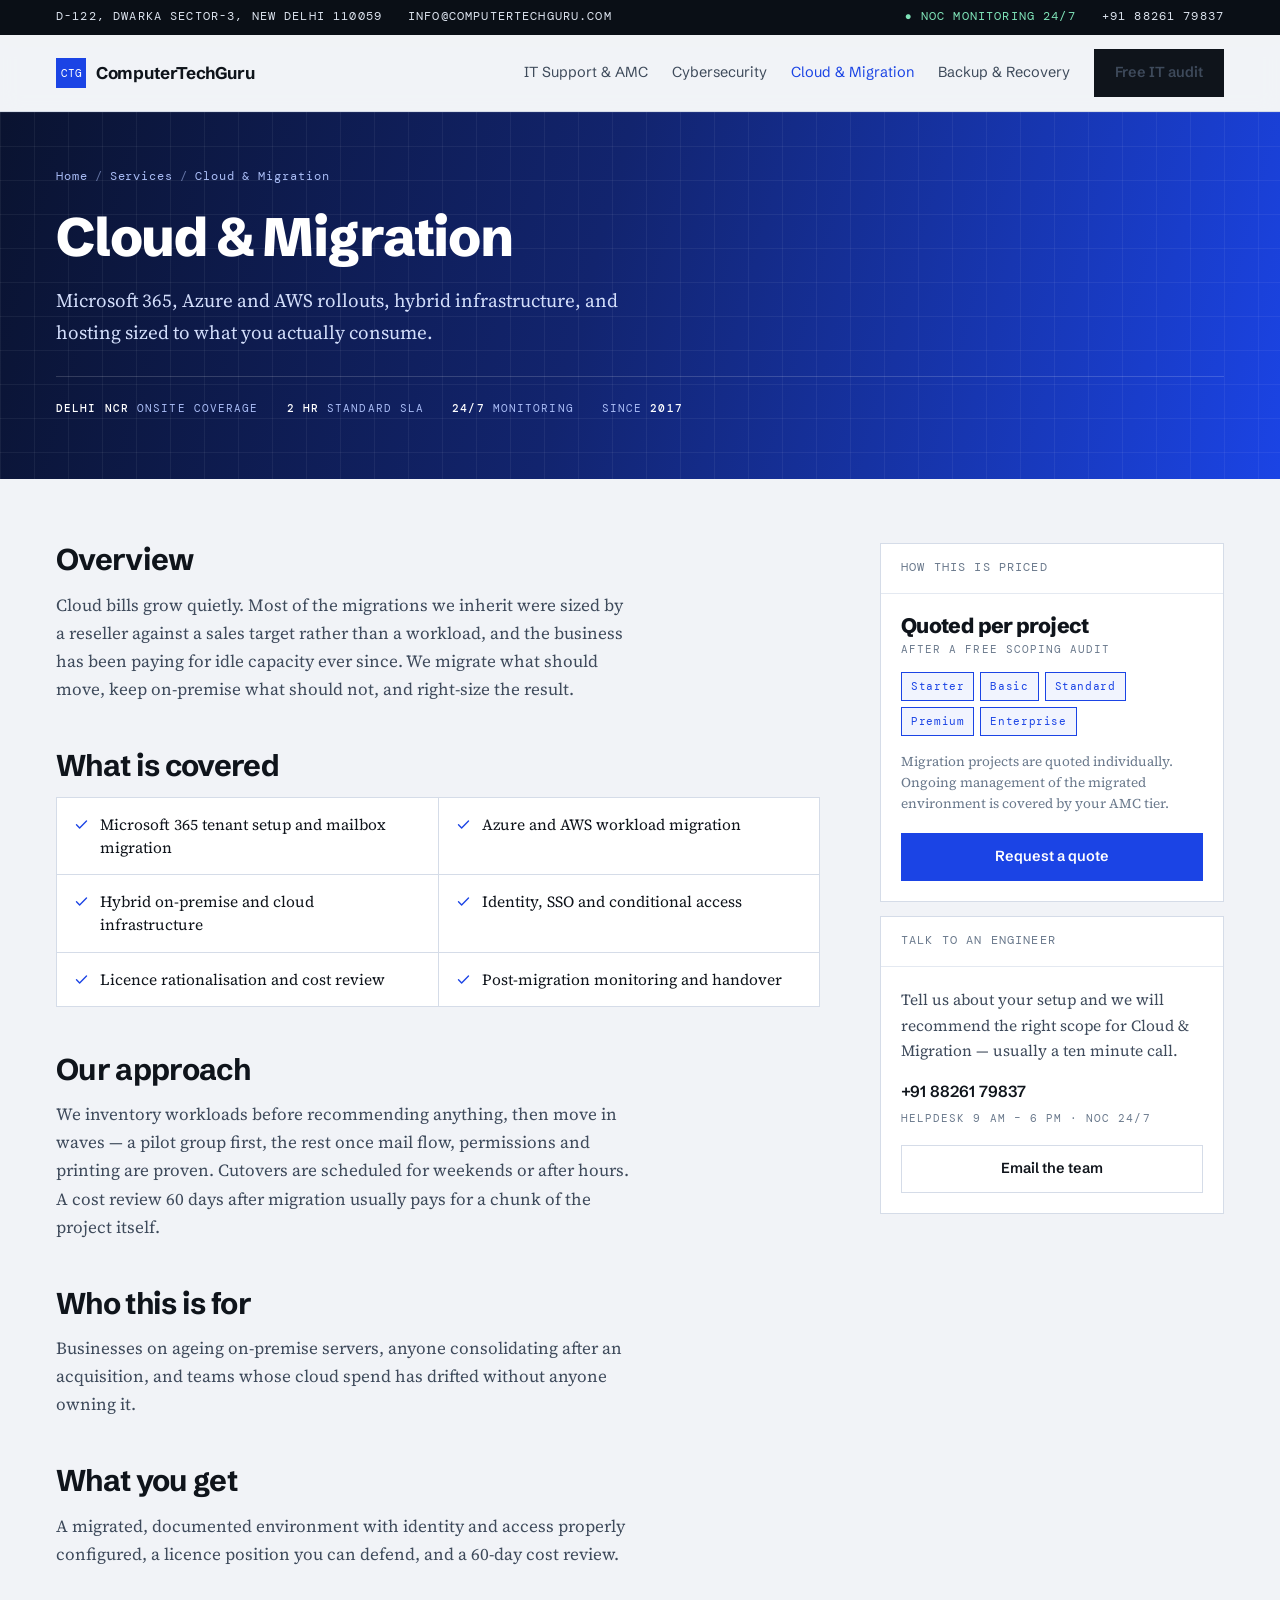
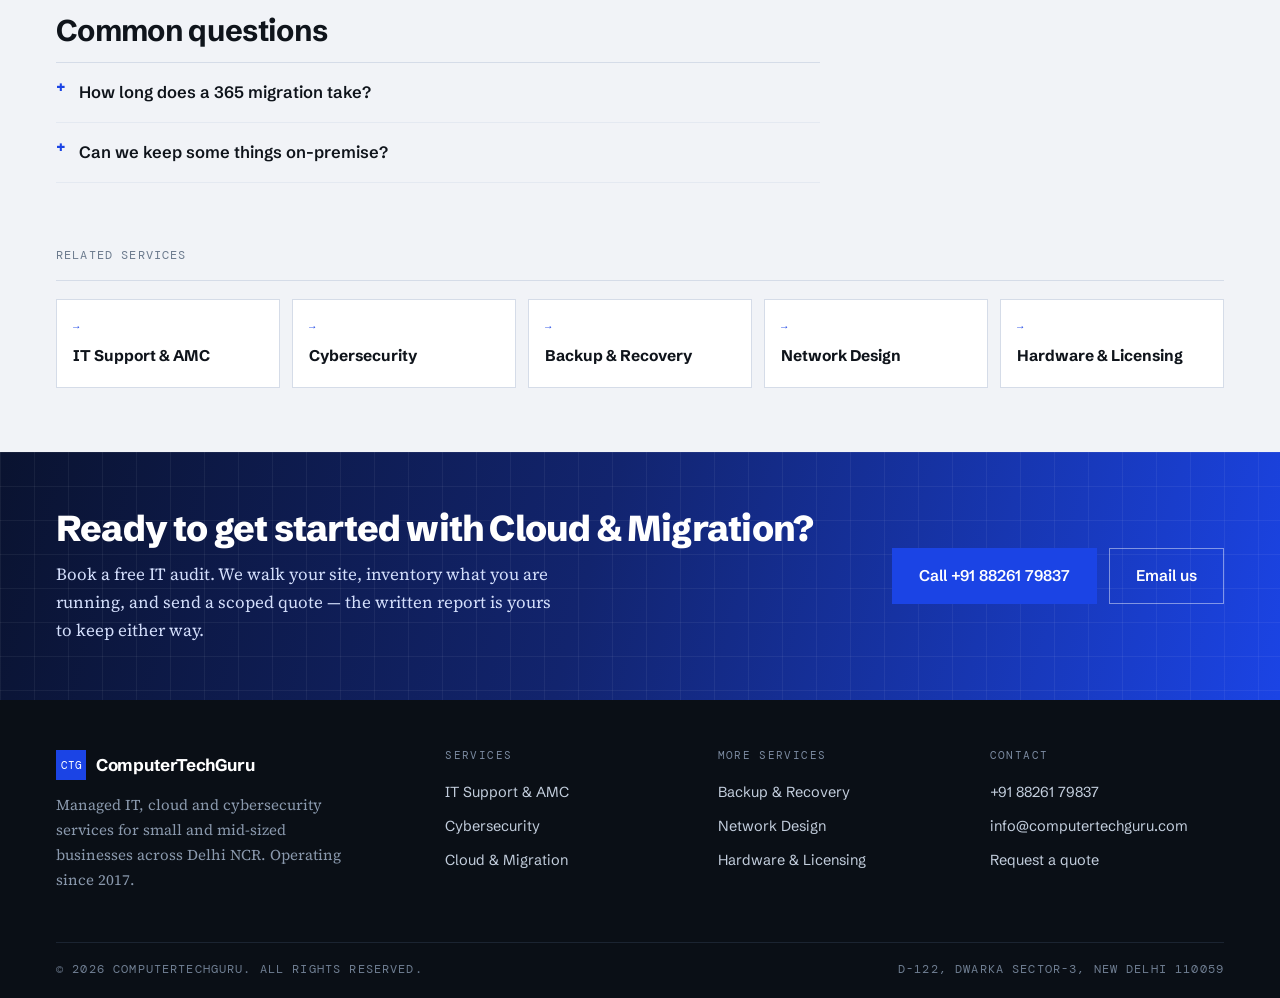
<file: services/cloud-migration.html>
<!doctype html>
<html lang="en">
<head>
<meta charset="utf-8">
<meta name="viewport" content="width=device-width, initial-scale=1">
<title>Cloud &amp; Migration — ComputerTechGuru</title>
<meta name="description" content="Microsoft 365, Azure and AWS rollouts, hybrid infrastructure, and hosting sized to what you actually consume. ComputerTechGuru, Delhi NCR.">
<link rel="preconnect" href="https://fonts.googleapis.com">
<link rel="preconnect" href="https://fonts.gstatic.com" crossorigin>
<link rel="stylesheet" href="https://fonts.googleapis.com/css2?family=DM+Mono:wght@400;500&family=Schibsted+Grotesk:wght@500;600;700;800&family=Source+Serif+4:opsz,wght@8..60,400;8..60,600&display=swap">
<style>
:root{
  --paper:#F1F3F7; --card:#FFFFFF; --tint:#E7EBF3;
  --ink:#0F141B; --ink-2:#3E4A5B; --ink-3:#6B7A8D;
  --rule:#D5DCE8; --rule-2:#E4E9F1;
  --blue:#1B44E5; --blue-2:#1536B8; --blue-wash:rgba(27,68,229,.06);
  --maxw:1220px;
  --fd:'Schibsted Grotesk','Helvetica Neue',Arial,sans-serif;
  --fb:'Source Serif 4',Georgia,'Times New Roman',serif;
  --fm:'DM Mono','SFMono-Regular',Consolas,monospace;
}
*,*::before,*::after{box-sizing:border-box}
html{overflow-x:clip; scroll-behavior:smooth}
body{margin:0; color:var(--ink); background-color:var(--paper);
  font-family:var(--fb); font-size:17px; line-height:1.65; -webkit-font-smoothing:antialiased; overflow-x:hidden}
a{color:inherit}
p{margin:0}
h1,h2,h3,h4{font-family:var(--fd); margin:0; letter-spacing:-.022em; line-height:1.12; text-wrap:balance}
.wrap{width:100%; max-width:var(--maxw); margin-inline:auto; padding-inline:26px}
.mono{font-family:var(--fm); font-size:11.5px; letter-spacing:.1em; text-transform:uppercase}
:where(a,button,summary):focus-visible{outline:2px solid var(--blue); outline-offset:3px; border-radius:2px}

/* topbar + header */
.topbar{background:#0A0F16; color:#DCE3EE}
.topbar .wrap{display:flex; flex-wrap:wrap; gap:6px 26px; align-items:center; padding-block:8px}
.topbar a{text-decoration:none}
.topbar a:hover{color:#fff}
.topbar .push{margin-left:auto}
.topbar .on{color:#7FE3B8}
.hdr{position:sticky; top:0; z-index:60; background:rgba(241,243,247,.92); backdrop-filter:blur(10px); border-bottom:1px solid var(--rule)}
.hdr .wrap{display:flex; align-items:center; gap:30px; padding-block:14px; position:relative}
.logo{display:flex; align-items:center; gap:10px; text-decoration:none; flex-shrink:0}
.logo .sq{width:30px; height:30px; background:var(--blue); color:#fff; display:grid; place-items:center; font-family:var(--fm); font-size:11px}
.logo b{font-family:var(--fd); font-size:17px; font-weight:700; letter-spacing:-.02em}
.hnav{display:flex; align-items:center; gap:24px; margin-left:auto}
.hnav a{font-family:var(--fd); font-size:14.5px; color:var(--ink-2); text-decoration:none}
.hnav a:hover,.hnav a[aria-current]{color:var(--blue)}
.bt{display:inline-flex; align-items:center; justify-content:center; gap:8px; font-family:var(--fd); font-size:14.5px; font-weight:600;
  padding:11px 20px; text-decoration:none; border:1px solid var(--ink); background:var(--ink); color:#fff; cursor:pointer;
  transition:background .15s ease,color .15s ease,border-color .15s ease}
.bt:hover{background:var(--blue); border-color:var(--blue)}
.bt.alt{background:transparent; color:var(--ink); border-color:var(--rule)}
.bt.alt:hover{background:transparent; color:var(--blue); border-color:var(--blue)}
.bt.blue{background:var(--blue); border-color:var(--blue)}
.bt.blue:hover{background:var(--blue-2); border-color:var(--blue-2)}
.bt.wide{width:100%}
.bt.big{padding:14px 26px; font-size:15.5px}
.bt.ghostw{background:transparent; border-color:rgba(255,255,255,.45); color:#fff}
.bt.ghostw:hover{background:#fff; color:var(--ink); border-color:#fff}
.burger{display:none; margin-left:auto; background:none; border:1px solid var(--rule); padding:8px 12px; cursor:pointer; font-family:var(--fm); font-size:11px; letter-spacing:.1em}

/* hero band */
.band{position:relative; overflow:hidden; background:linear-gradient(105deg,#0A1330 0%,#12246E 46%,#1B44E5 100%); color:#fff}
.band::after{content:""; position:absolute; inset:0;
  background-image:linear-gradient(rgba(255,255,255,.055) 1px,transparent 1px),linear-gradient(90deg,rgba(255,255,255,.055) 1px,transparent 1px);
  background-size:34px 34px; pointer-events:none}
.band .wrap{position:relative; z-index:1; padding-block:56px 62px}
.crumb{font-family:var(--fm); font-size:11.5px; letter-spacing:.08em; color:#A9BCF5; margin-bottom:20px}
.crumb a{text-decoration:none}
.crumb a:hover{color:#fff}
.crumb span{opacity:.55; padding-inline:7px}
.band h1{font-size:clamp(32px,5vw,54px); font-weight:800; max-width:17ch}
.band .sub{margin-top:18px; font-size:19px; color:#D3DEFB; max-width:58ch}
.bandmeta{display:flex; flex-wrap:wrap; gap:10px 28px; margin-top:28px; padding-top:22px; border-top:1px solid rgba(255,255,255,.16);
  font-family:var(--fm); font-size:11px; letter-spacing:.1em; text-transform:uppercase; color:#A9BCF5}
.bandmeta b{color:#fff; font-weight:500}

/* body layout */
.main{padding-block:64px 8px}
.cols{display:grid; grid-template-columns:minmax(0,1fr) 344px; gap:60px; align-items:start}
.article h2{font-size:clamp(23px,2.7vw,30px); font-weight:700; margin-bottom:14px}
.article h2:not(:first-child){margin-top:46px}
.article p{color:var(--ink-2); max-width:64ch}
.checks{display:grid; grid-template-columns:repeat(2,minmax(0,1fr)); gap:1px; background:var(--rule); border:1px solid var(--rule); margin-top:6px}
.checks div{background:var(--card); padding:15px 17px; display:flex; gap:11px; font-size:15.5px; align-items:flex-start; line-height:1.5}
.checks svg{width:15px; height:15px; stroke:var(--blue); fill:none; stroke-width:2.2; stroke-linecap:round; stroke-linejoin:round; flex-shrink:0; margin-top:4px}
.faq{border-top:1px solid var(--rule); margin-top:10px}
.faq details{border-bottom:1px solid var(--rule-2)}
.faq summary{cursor:pointer; list-style:none; padding:16px 0; font-family:var(--fd); font-weight:600; font-size:16.5px; display:flex; gap:14px; align-items:flex-start}
.faq summary::-webkit-details-marker{display:none}
.faq summary::before{content:"+"; font-family:var(--fm); color:var(--blue); font-size:15px; line-height:1.3}
.faq details[open] summary::before{content:"–"}
.faq p{padding:0 0 18px 28px; font-size:16px; color:var(--ink-2)}

/* sidebar */
.side{position:sticky; top:92px; display:flex; flex-direction:column; gap:14px}
.panel{background:var(--card); border:1px solid var(--rule)}
.panel .ph{padding:15px 20px; border-bottom:1px solid var(--rule-2); color:var(--ink-3)}
.panel .pb{padding:20px}
.price{font-family:var(--fd); font-size:30px; font-weight:800; letter-spacing:-.03em; font-variant-numeric:tabular-nums; line-height:1.1}
.price.small{font-size:21px}
.price i{display:block; font-style:normal; font-family:var(--fm); font-size:10.5px; letter-spacing:.1em; text-transform:uppercase; color:var(--ink-3); font-weight:400; margin-top:7px}
.tiers{display:flex; flex-wrap:wrap; gap:6px; margin-top:16px}
.tier{font-family:var(--fm); font-size:10.5px; letter-spacing:.06em; padding:5px 9px; border:1px solid var(--rule); color:var(--ink-3); background:var(--paper)}
.tier.on{border-color:var(--blue); color:var(--blue); background:var(--blue-wash)}
.pnote{font-size:13.5px; color:var(--ink-3); margin-top:16px; line-height:1.55}
.panel .pb .bt{margin-top:18px}
.side p.ask{font-size:15.5px; color:var(--ink-2)}
.sidecall{display:block; margin-top:14px; font-family:var(--fd); font-weight:600; font-size:16px; text-decoration:none}
.sidecall:hover{color:var(--blue)}
.side small{display:block; margin-top:6px; font-family:var(--fm); font-size:10.5px; letter-spacing:.1em; text-transform:uppercase; color:var(--ink-3)}

/* related */
.rel{padding-block:56px 64px}
.rel .rh{color:var(--ink-3); padding-bottom:14px; border-bottom:1px solid var(--rule); margin-bottom:18px}
.relg{display:grid; grid-template-columns:repeat(5,minmax(0,1fr)); gap:12px}
.relc{background:var(--card); border:1px solid var(--rule); padding:18px 16px; text-decoration:none; display:flex; flex-direction:column; gap:8px; transition:border-color .15s ease, transform .15s ease}
.relc:hover{border-color:var(--blue); transform:translateY(-2px)}
.relc b{font-family:var(--fd); font-size:15.5px; font-weight:700}
.relc span{font-family:var(--fm); font-size:10.5px; letter-spacing:.1em; text-transform:uppercase; color:var(--blue)}

/* cta band */
.cta{position:relative; overflow:hidden; background:linear-gradient(105deg,#0A1330 0%,#12246E 46%,#1B44E5 100%); color:#fff}
.cta::after{content:""; position:absolute; inset:0;
  background-image:linear-gradient(rgba(255,255,255,.055) 1px,transparent 1px),linear-gradient(90deg,rgba(255,255,255,.055) 1px,transparent 1px);
  background-size:34px 34px; pointer-events:none}
.cta .wrap{position:relative; z-index:1; padding-block:56px; display:grid; grid-template-columns:minmax(0,1fr) auto; gap:34px; align-items:center}
.cta h2{font-size:clamp(24px,3.4vw,36px); font-weight:800}
.cta p{margin-top:12px; color:#D3DEFB; max-width:56ch}
.ctab{display:flex; flex-wrap:wrap; gap:12px}

/* footer */
.ft{background:#0A0F16; color:#C3CEDD}
.ftg{display:grid; grid-template-columns:minmax(0,1.5fr) repeat(3,minmax(0,1fr)); gap:38px; padding-block:50px}
.ftg p{font-size:15px; color:#8A99AD; max-width:36ch; margin-top:13px}
.ftg h4{font-family:var(--fm); font-size:10.5px; letter-spacing:.13em; text-transform:uppercase; color:#7B8AA0; font-weight:400; margin-bottom:14px}
.ftg .lnk{display:block; font-family:var(--fd); font-size:14.5px; color:#C3CEDD; text-decoration:none; padding:5px 0}
.ftg .lnk:hover{color:#fff}
.ft .logo b{color:#fff}
.ftbar{border-top:1px solid #1B2431; padding-block:18px; display:flex; flex-wrap:wrap; gap:8px 20px; color:#6F7E92}
.ftbar .push{margin-left:auto}

@media (max-width:1040px){
  .cols{grid-template-columns:1fr; gap:44px}
  .side{position:static}
  .relg{grid-template-columns:repeat(3,minmax(0,1fr))}
}
@media (max-width:820px){
  .checks{grid-template-columns:1fr}
  .cta .wrap{grid-template-columns:1fr; gap:26px}
  .ftg{grid-template-columns:repeat(2,minmax(0,1fr)); gap:30px}
  .relg{grid-template-columns:repeat(2,minmax(0,1fr))}
}
@media (max-width:700px){
  .hnav{display:none}
  .hnav.open{display:flex; flex-direction:column; align-items:stretch; gap:0; position:absolute; top:100%; left:0; right:0;
    background:var(--paper); border-bottom:1px solid var(--rule); padding:6px 26px 16px}
  .hnav.open a{padding:12px 0; border-bottom:1px solid var(--rule-2)}
  .hnav.open .bt{margin-top:12px; border-bottom:1px solid var(--ink)}
  .burger{display:block}
  .band .wrap{padding-block:40px 46px}
  .main{padding-block:46px 0}
  .relg{grid-template-columns:1fr}
  .topbar .push{margin-left:0}
}
@media (prefers-reduced-motion:reduce){*{transition-duration:.001ms !important; scroll-behavior:auto}}
</style>
</head>
<body>
<div class="topbar"><div class="wrap mono">
  <span>D-122, Dwarka Sector-3, New Delhi 110059</span>
  <a href="mailto:info@computertechguru.com">info@computertechguru.com</a>
  <span class="push on">● NOC monitoring 24/7</span>
  <a href="tel:+918826179837">+91 88261 79837</a>
</div></div>
<header class="hdr"><div class="wrap">
  <a class="logo" href="../index.html"><span class="sq">CTG</span><b>ComputerTechGuru</b></a>
  <button class="burger" id="burger" aria-expanded="false" aria-controls="hnav">MENU</button>
  <nav class="hnav" id="hnav">
    <a href="./it-support.html">IT Support &amp; AMC</a>
    <a href="./cybersecurity.html">Cybersecurity</a>
    <a href="./cloud-migration.html" aria-current="page">Cloud &amp; Migration</a>
    <a href="./backup-recovery.html">Backup &amp; Recovery</a>
    <a class="bt" href="#engage">Free IT audit</a>
  </nav>
</div></header>
<section class="band">
  <div class="wrap">
    <div class="crumb"><a href="../index.html">Home</a><span>/</span><a href="./it-support.html">Services</a><span>/</span>Cloud &amp; Migration</div>
    <h1>Cloud &amp; Migration</h1>
    <p class="sub">Microsoft 365, Azure and AWS rollouts, hybrid infrastructure, and hosting sized to what you actually consume.</p>
    <div class="bandmeta">
      <span><b>Delhi NCR</b> onsite coverage</span>
      <span><b>2 hr</b> standard SLA</span>
      <span><b>24/7</b> monitoring</span>
      <span>Since <b>2017</b></span>
    </div>
  </div>
</section>

<div class="main"><div class="wrap"><div class="cols">
  <article class="article">
    <h2>Overview</h2>
    <p>Cloud bills grow quietly. Most of the migrations we inherit were sized by a reseller against a sales target rather than a workload, and the business has been paying for idle capacity ever since. We migrate what should move, keep on-premise what should not, and right-size the result.</p>

    <h2>What is covered</h2>
    <div class="checks">
      <div><svg viewBox="0 0 24 24" aria-hidden="true"><path d="M4 12.5l5 5L20 6.5"/></svg><span>Microsoft 365 tenant setup and mailbox migration</span></div>
      <div><svg viewBox="0 0 24 24" aria-hidden="true"><path d="M4 12.5l5 5L20 6.5"/></svg><span>Azure and AWS workload migration</span></div>
      <div><svg viewBox="0 0 24 24" aria-hidden="true"><path d="M4 12.5l5 5L20 6.5"/></svg><span>Hybrid on-premise and cloud infrastructure</span></div>
      <div><svg viewBox="0 0 24 24" aria-hidden="true"><path d="M4 12.5l5 5L20 6.5"/></svg><span>Identity, SSO and conditional access</span></div>
      <div><svg viewBox="0 0 24 24" aria-hidden="true"><path d="M4 12.5l5 5L20 6.5"/></svg><span>Licence rationalisation and cost review</span></div>
      <div><svg viewBox="0 0 24 24" aria-hidden="true"><path d="M4 12.5l5 5L20 6.5"/></svg><span>Post-migration monitoring and handover</span></div>
    </div>

    <h2>Our approach</h2>
    <p>We inventory workloads before recommending anything, then move in waves — a pilot group first, the rest once mail flow, permissions and printing are proven. Cutovers are scheduled for weekends or after hours. A cost review 60 days after migration usually pays for a chunk of the project itself.</p>

    <h2>Who this is for</h2>
    <p>Businesses on ageing on-premise servers, anyone consolidating after an acquisition, and teams whose cloud spend has drifted without anyone owning it.</p>

    <h2>What you get</h2>
    <p>A migrated, documented environment with identity and access properly configured, a licence position you can defend, and a 60-day cost review.</p>

    <h2>Common questions</h2>
    <div class="faq">
      <details><summary>How long does a 365 migration take?</summary><p>For a 25–50 seat business, typically two to three weeks end to end, with the mail cutover itself over a single weekend.</p></details>
      <details><summary>Can we keep some things on-premise?</summary><p>Yes, and often you should. Large file shares and licence-locked line-of-business apps frequently cost more in the cloud than they save.</p></details>
    </div>
  </article>
  <aside class="side">
  <div class="panel">
    <div class="ph mono">How this is priced</div>
    <div class="pb">
      <div class="price small">Quoted per project<i>after a free scoping audit</i></div>
      <div class="tiers"><span class="tier on">Starter</span><span class="tier on">Basic</span><span class="tier on">Standard</span><span class="tier on">Premium</span><span class="tier on">Enterprise</span></div>
      <p class="pnote">Migration projects are quoted individually. Ongoing management of the migrated environment is covered by your AMC tier.</p>
      <a class="bt blue wide" href="#engage">Request a quote</a>
    </div>
  </div>
  <div class="panel">
    <div class="ph mono">Talk to an engineer</div>
    <div class="pb">
      <p class="ask">Tell us about your setup and we will recommend the right scope for Cloud &amp; Migration — usually a ten minute call.</p>
      <a class="sidecall" href="tel:+918826179837">+91 88261 79837</a>
      <small>Helpdesk 9 AM – 6 PM · NOC 24/7</small>
      <a class="bt alt wide" href="mailto:info@computertechguru.com">Email the team</a>
    </div>
  </div>
</aside>
</div></div></div>

<section class="rel"><div class="wrap">
  <div class="rh mono">Related services</div>
  <div class="relg">
    <a class="relc" href="./it-support.html"><span>→</span><b>IT Support &amp; AMC</b></a>
    <a class="relc" href="./cybersecurity.html"><span>→</span><b>Cybersecurity</b></a>
    <a class="relc" href="./backup-recovery.html"><span>→</span><b>Backup &amp; Recovery</b></a>
    <a class="relc" href="./network-design.html"><span>→</span><b>Network Design</b></a>
    <a class="relc" href="./hardware-licensing.html"><span>→</span><b>Hardware &amp; Licensing</b></a>
  </div>
</div></section>

<section class="cta" id="engage"><div class="wrap">
  <div>
    <h2>Ready to get started with Cloud &amp; Migration?</h2>
    <p>Book a free IT audit. We walk your site, inventory what you are running, and send a scoped quote — the written report is yours to keep either way.</p>
  </div>
  <div class="ctab">
    <a class="bt blue big" href="tel:+918826179837">Call +91 88261 79837</a>
    <a class="bt ghostw big" href="mailto:info@computertechguru.com">Email us</a>
  </div>
</div></section>
<footer class="ft"><div class="wrap">
  <div class="ftg">
    <div>
      <a class="logo" href="../index.html" style="display:flex"><span class="sq">CTG</span><b>ComputerTechGuru</b></a>
      <p>Managed IT, cloud and cybersecurity services for small and mid-sized businesses across Delhi NCR. Operating since 2017.</p>
    </div>
    <div><h4>Services</h4><a class="lnk" href="./it-support.html">IT Support &amp; AMC</a><a class="lnk" href="./cybersecurity.html">Cybersecurity</a><a class="lnk" href="./cloud-migration.html">Cloud &amp; Migration</a></div>
    <div><h4>More services</h4><a class="lnk" href="./backup-recovery.html">Backup &amp; Recovery</a><a class="lnk" href="./network-design.html">Network Design</a><a class="lnk" href="./hardware-licensing.html">Hardware &amp; Licensing</a></div>
    <div><h4>Contact</h4>
      <a class="lnk" href="tel:+918826179837">+91 88261 79837</a>
      <a class="lnk" href="mailto:info@computertechguru.com">info@computertechguru.com</a>
      <a class="lnk" href="#engage">Request a quote</a>
    </div>
  </div>
  <div class="ftbar mono">
    <span>© 2026 ComputerTechGuru. All rights reserved.</span>
    <span class="push">D-122, Dwarka Sector-3, New Delhi 110059</span>
  </div>
</div></footer>
<script>
(function(){
  var b=document.getElementById('burger'), n=document.getElementById('hnav');
  if(b&&n){
    b.addEventListener('click',function(){var o=n.classList.toggle('open');b.setAttribute('aria-expanded',o?'true':'false');b.textContent=o?'CLOSE':'MENU';});
    n.addEventListener('click',function(e){if(e.target.tagName==='A'){n.classList.remove('open');b.textContent='MENU';b.setAttribute('aria-expanded','false');}});
  }
})();
</script>
</body>
</html>
</file>
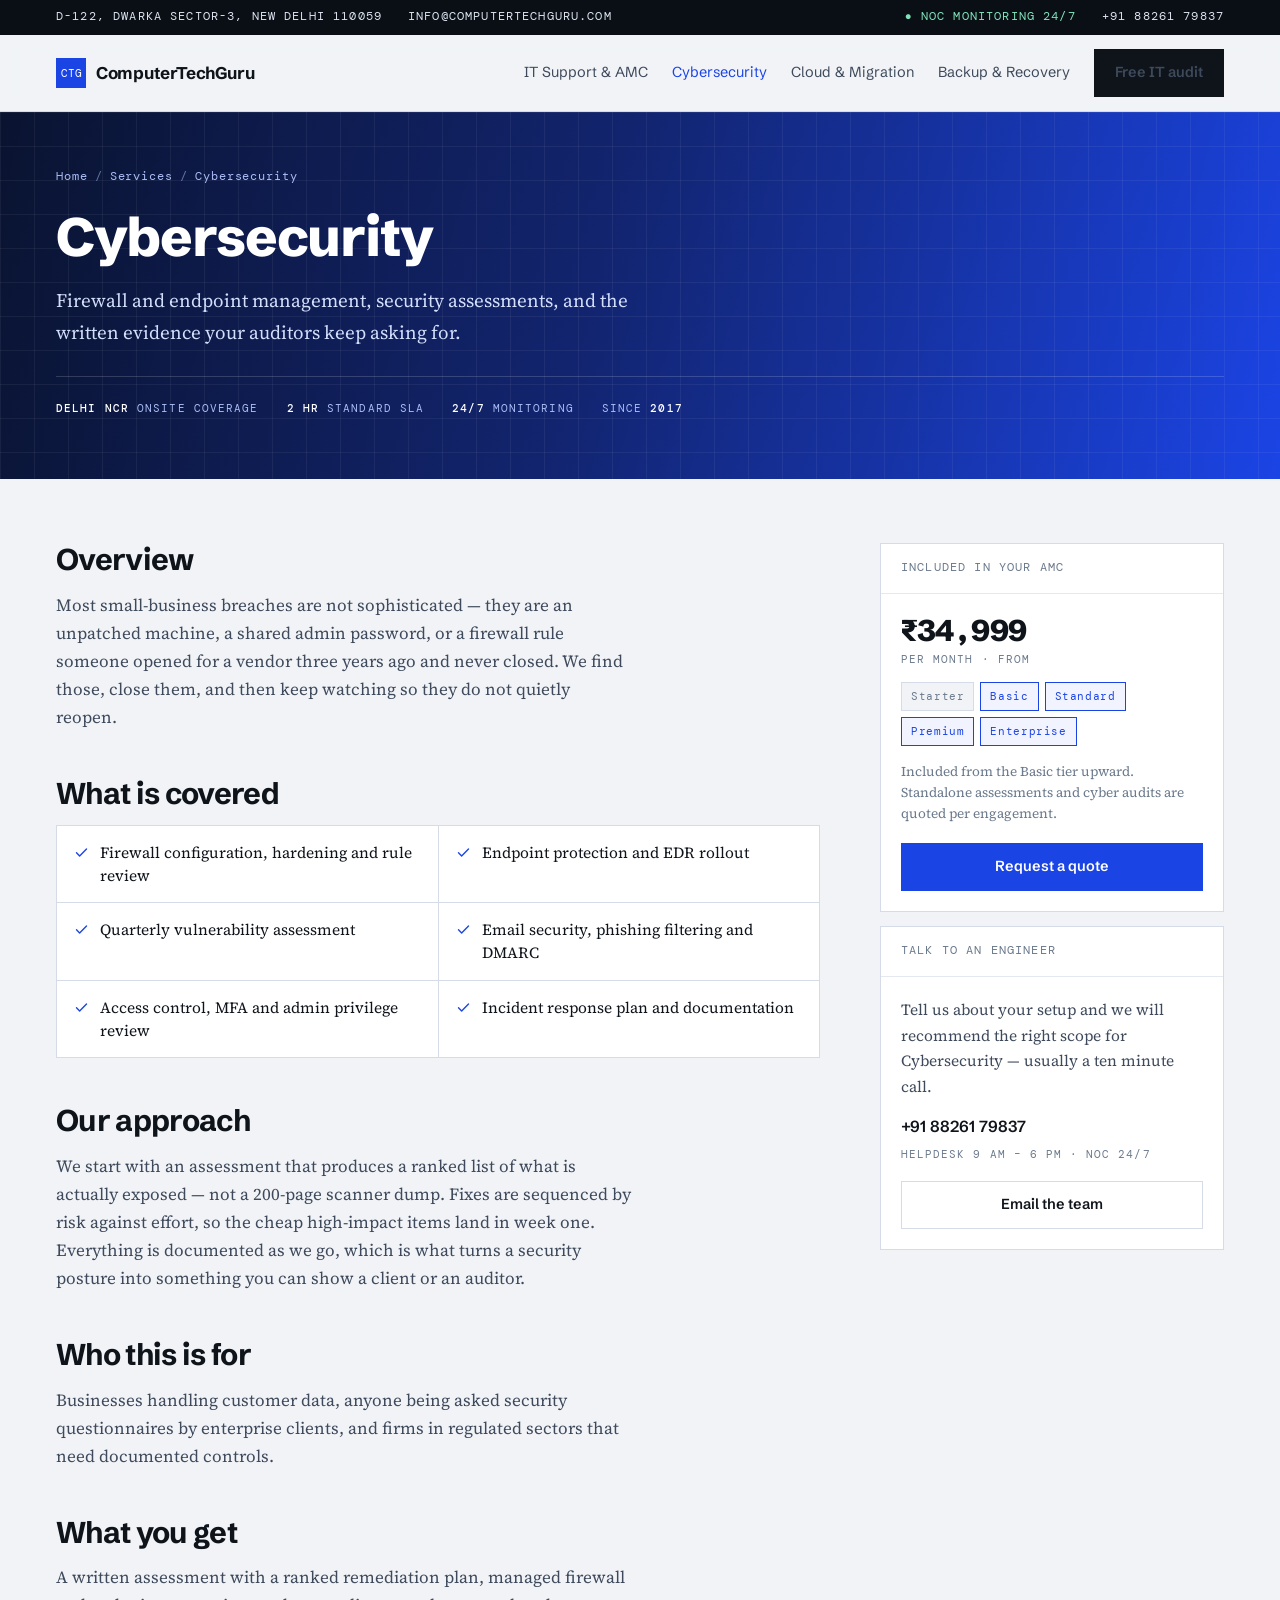
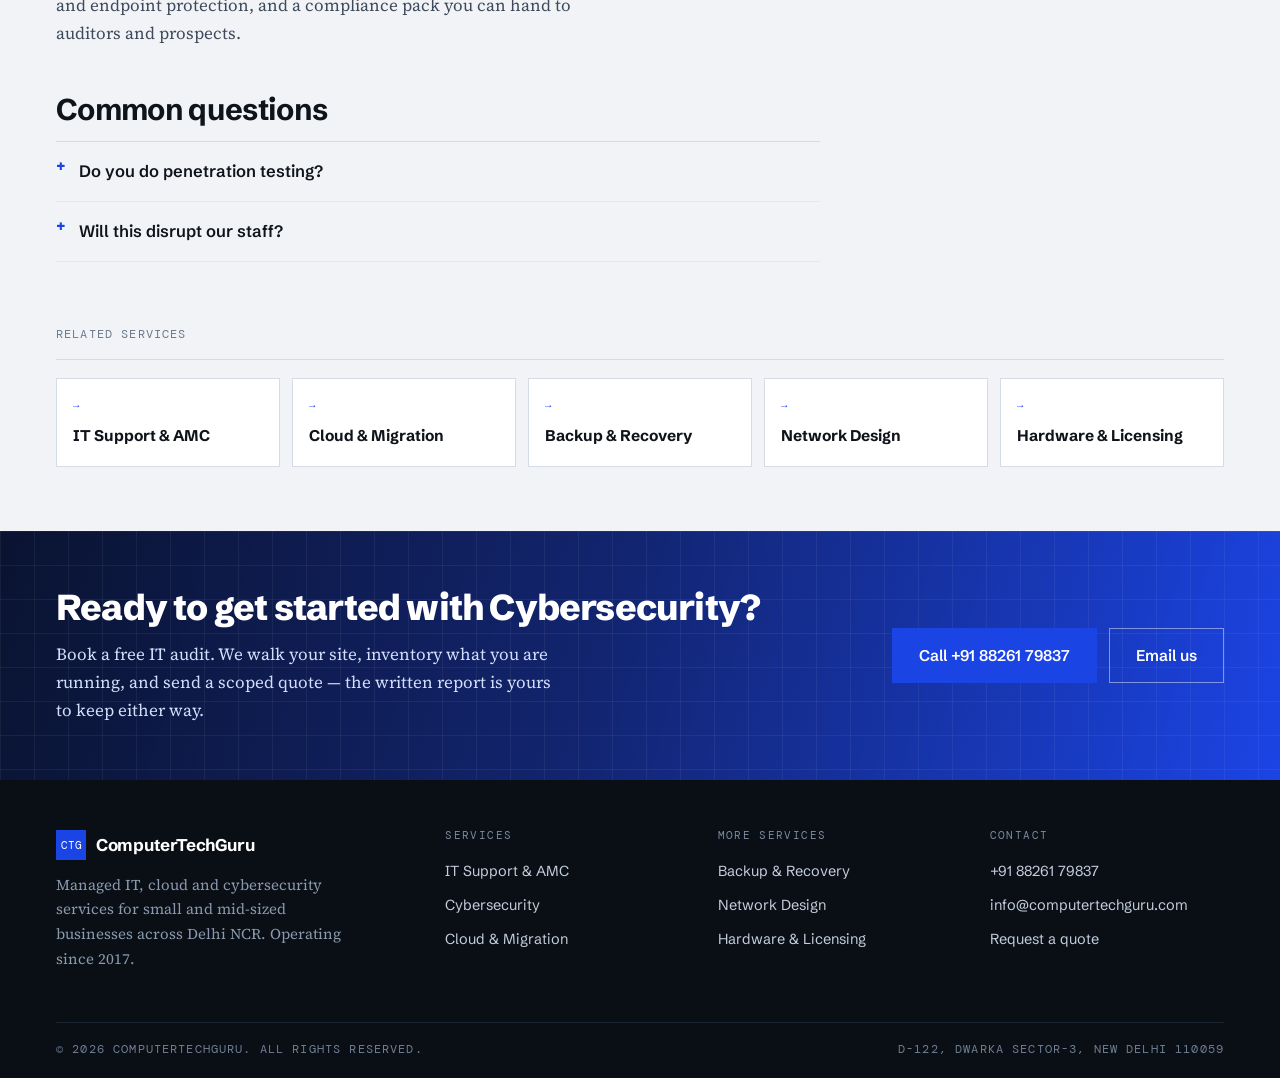
<file: services/cybersecurity.html>
<!doctype html>
<html lang="en">
<head>
<meta charset="utf-8">
<meta name="viewport" content="width=device-width, initial-scale=1">
<title>Cybersecurity — ComputerTechGuru</title>
<meta name="description" content="Firewall and endpoint management, security assessments, and the written evidence your auditors keep asking for. ComputerTechGuru, Delhi NCR.">
<link rel="preconnect" href="https://fonts.googleapis.com">
<link rel="preconnect" href="https://fonts.gstatic.com" crossorigin>
<link rel="stylesheet" href="https://fonts.googleapis.com/css2?family=DM+Mono:wght@400;500&family=Schibsted+Grotesk:wght@500;600;700;800&family=Source+Serif+4:opsz,wght@8..60,400;8..60,600&display=swap">
<style>
:root{
  --paper:#F1F3F7; --card:#FFFFFF; --tint:#E7EBF3;
  --ink:#0F141B; --ink-2:#3E4A5B; --ink-3:#6B7A8D;
  --rule:#D5DCE8; --rule-2:#E4E9F1;
  --blue:#1B44E5; --blue-2:#1536B8; --blue-wash:rgba(27,68,229,.06);
  --maxw:1220px;
  --fd:'Schibsted Grotesk','Helvetica Neue',Arial,sans-serif;
  --fb:'Source Serif 4',Georgia,'Times New Roman',serif;
  --fm:'DM Mono','SFMono-Regular',Consolas,monospace;
}
*,*::before,*::after{box-sizing:border-box}
html{overflow-x:clip; scroll-behavior:smooth}
body{margin:0; color:var(--ink); background-color:var(--paper);
  font-family:var(--fb); font-size:17px; line-height:1.65; -webkit-font-smoothing:antialiased; overflow-x:hidden}
a{color:inherit}
p{margin:0}
h1,h2,h3,h4{font-family:var(--fd); margin:0; letter-spacing:-.022em; line-height:1.12; text-wrap:balance}
.wrap{width:100%; max-width:var(--maxw); margin-inline:auto; padding-inline:26px}
.mono{font-family:var(--fm); font-size:11.5px; letter-spacing:.1em; text-transform:uppercase}
:where(a,button,summary):focus-visible{outline:2px solid var(--blue); outline-offset:3px; border-radius:2px}

/* topbar + header */
.topbar{background:#0A0F16; color:#DCE3EE}
.topbar .wrap{display:flex; flex-wrap:wrap; gap:6px 26px; align-items:center; padding-block:8px}
.topbar a{text-decoration:none}
.topbar a:hover{color:#fff}
.topbar .push{margin-left:auto}
.topbar .on{color:#7FE3B8}
.hdr{position:sticky; top:0; z-index:60; background:rgba(241,243,247,.92); backdrop-filter:blur(10px); border-bottom:1px solid var(--rule)}
.hdr .wrap{display:flex; align-items:center; gap:30px; padding-block:14px; position:relative}
.logo{display:flex; align-items:center; gap:10px; text-decoration:none; flex-shrink:0}
.logo .sq{width:30px; height:30px; background:var(--blue); color:#fff; display:grid; place-items:center; font-family:var(--fm); font-size:11px}
.logo b{font-family:var(--fd); font-size:17px; font-weight:700; letter-spacing:-.02em}
.hnav{display:flex; align-items:center; gap:24px; margin-left:auto}
.hnav a{font-family:var(--fd); font-size:14.5px; color:var(--ink-2); text-decoration:none}
.hnav a:hover,.hnav a[aria-current]{color:var(--blue)}
.bt{display:inline-flex; align-items:center; justify-content:center; gap:8px; font-family:var(--fd); font-size:14.5px; font-weight:600;
  padding:11px 20px; text-decoration:none; border:1px solid var(--ink); background:var(--ink); color:#fff; cursor:pointer;
  transition:background .15s ease,color .15s ease,border-color .15s ease}
.bt:hover{background:var(--blue); border-color:var(--blue)}
.bt.alt{background:transparent; color:var(--ink); border-color:var(--rule)}
.bt.alt:hover{background:transparent; color:var(--blue); border-color:var(--blue)}
.bt.blue{background:var(--blue); border-color:var(--blue)}
.bt.blue:hover{background:var(--blue-2); border-color:var(--blue-2)}
.bt.wide{width:100%}
.bt.big{padding:14px 26px; font-size:15.5px}
.bt.ghostw{background:transparent; border-color:rgba(255,255,255,.45); color:#fff}
.bt.ghostw:hover{background:#fff; color:var(--ink); border-color:#fff}
.burger{display:none; margin-left:auto; background:none; border:1px solid var(--rule); padding:8px 12px; cursor:pointer; font-family:var(--fm); font-size:11px; letter-spacing:.1em}

/* hero band */
.band{position:relative; overflow:hidden; background:linear-gradient(105deg,#0A1330 0%,#12246E 46%,#1B44E5 100%); color:#fff}
.band::after{content:""; position:absolute; inset:0;
  background-image:linear-gradient(rgba(255,255,255,.055) 1px,transparent 1px),linear-gradient(90deg,rgba(255,255,255,.055) 1px,transparent 1px);
  background-size:34px 34px; pointer-events:none}
.band .wrap{position:relative; z-index:1; padding-block:56px 62px}
.crumb{font-family:var(--fm); font-size:11.5px; letter-spacing:.08em; color:#A9BCF5; margin-bottom:20px}
.crumb a{text-decoration:none}
.crumb a:hover{color:#fff}
.crumb span{opacity:.55; padding-inline:7px}
.band h1{font-size:clamp(32px,5vw,54px); font-weight:800; max-width:17ch}
.band .sub{margin-top:18px; font-size:19px; color:#D3DEFB; max-width:58ch}
.bandmeta{display:flex; flex-wrap:wrap; gap:10px 28px; margin-top:28px; padding-top:22px; border-top:1px solid rgba(255,255,255,.16);
  font-family:var(--fm); font-size:11px; letter-spacing:.1em; text-transform:uppercase; color:#A9BCF5}
.bandmeta b{color:#fff; font-weight:500}

/* body layout */
.main{padding-block:64px 8px}
.cols{display:grid; grid-template-columns:minmax(0,1fr) 344px; gap:60px; align-items:start}
.article h2{font-size:clamp(23px,2.7vw,30px); font-weight:700; margin-bottom:14px}
.article h2:not(:first-child){margin-top:46px}
.article p{color:var(--ink-2); max-width:64ch}
.checks{display:grid; grid-template-columns:repeat(2,minmax(0,1fr)); gap:1px; background:var(--rule); border:1px solid var(--rule); margin-top:6px}
.checks div{background:var(--card); padding:15px 17px; display:flex; gap:11px; font-size:15.5px; align-items:flex-start; line-height:1.5}
.checks svg{width:15px; height:15px; stroke:var(--blue); fill:none; stroke-width:2.2; stroke-linecap:round; stroke-linejoin:round; flex-shrink:0; margin-top:4px}
.faq{border-top:1px solid var(--rule); margin-top:10px}
.faq details{border-bottom:1px solid var(--rule-2)}
.faq summary{cursor:pointer; list-style:none; padding:16px 0; font-family:var(--fd); font-weight:600; font-size:16.5px; display:flex; gap:14px; align-items:flex-start}
.faq summary::-webkit-details-marker{display:none}
.faq summary::before{content:"+"; font-family:var(--fm); color:var(--blue); font-size:15px; line-height:1.3}
.faq details[open] summary::before{content:"–"}
.faq p{padding:0 0 18px 28px; font-size:16px; color:var(--ink-2)}

/* sidebar */
.side{position:sticky; top:92px; display:flex; flex-direction:column; gap:14px}
.panel{background:var(--card); border:1px solid var(--rule)}
.panel .ph{padding:15px 20px; border-bottom:1px solid var(--rule-2); color:var(--ink-3)}
.panel .pb{padding:20px}
.price{font-family:var(--fd); font-size:30px; font-weight:800; letter-spacing:-.03em; font-variant-numeric:tabular-nums; line-height:1.1}
.price.small{font-size:21px}
.price i{display:block; font-style:normal; font-family:var(--fm); font-size:10.5px; letter-spacing:.1em; text-transform:uppercase; color:var(--ink-3); font-weight:400; margin-top:7px}
.tiers{display:flex; flex-wrap:wrap; gap:6px; margin-top:16px}
.tier{font-family:var(--fm); font-size:10.5px; letter-spacing:.06em; padding:5px 9px; border:1px solid var(--rule); color:var(--ink-3); background:var(--paper)}
.tier.on{border-color:var(--blue); color:var(--blue); background:var(--blue-wash)}
.pnote{font-size:13.5px; color:var(--ink-3); margin-top:16px; line-height:1.55}
.panel .pb .bt{margin-top:18px}
.side p.ask{font-size:15.5px; color:var(--ink-2)}
.sidecall{display:block; margin-top:14px; font-family:var(--fd); font-weight:600; font-size:16px; text-decoration:none}
.sidecall:hover{color:var(--blue)}
.side small{display:block; margin-top:6px; font-family:var(--fm); font-size:10.5px; letter-spacing:.1em; text-transform:uppercase; color:var(--ink-3)}

/* related */
.rel{padding-block:56px 64px}
.rel .rh{color:var(--ink-3); padding-bottom:14px; border-bottom:1px solid var(--rule); margin-bottom:18px}
.relg{display:grid; grid-template-columns:repeat(5,minmax(0,1fr)); gap:12px}
.relc{background:var(--card); border:1px solid var(--rule); padding:18px 16px; text-decoration:none; display:flex; flex-direction:column; gap:8px; transition:border-color .15s ease, transform .15s ease}
.relc:hover{border-color:var(--blue); transform:translateY(-2px)}
.relc b{font-family:var(--fd); font-size:15.5px; font-weight:700}
.relc span{font-family:var(--fm); font-size:10.5px; letter-spacing:.1em; text-transform:uppercase; color:var(--blue)}

/* cta band */
.cta{position:relative; overflow:hidden; background:linear-gradient(105deg,#0A1330 0%,#12246E 46%,#1B44E5 100%); color:#fff}
.cta::after{content:""; position:absolute; inset:0;
  background-image:linear-gradient(rgba(255,255,255,.055) 1px,transparent 1px),linear-gradient(90deg,rgba(255,255,255,.055) 1px,transparent 1px);
  background-size:34px 34px; pointer-events:none}
.cta .wrap{position:relative; z-index:1; padding-block:56px; display:grid; grid-template-columns:minmax(0,1fr) auto; gap:34px; align-items:center}
.cta h2{font-size:clamp(24px,3.4vw,36px); font-weight:800}
.cta p{margin-top:12px; color:#D3DEFB; max-width:56ch}
.ctab{display:flex; flex-wrap:wrap; gap:12px}

/* footer */
.ft{background:#0A0F16; color:#C3CEDD}
.ftg{display:grid; grid-template-columns:minmax(0,1.5fr) repeat(3,minmax(0,1fr)); gap:38px; padding-block:50px}
.ftg p{font-size:15px; color:#8A99AD; max-width:36ch; margin-top:13px}
.ftg h4{font-family:var(--fm); font-size:10.5px; letter-spacing:.13em; text-transform:uppercase; color:#7B8AA0; font-weight:400; margin-bottom:14px}
.ftg .lnk{display:block; font-family:var(--fd); font-size:14.5px; color:#C3CEDD; text-decoration:none; padding:5px 0}
.ftg .lnk:hover{color:#fff}
.ft .logo b{color:#fff}
.ftbar{border-top:1px solid #1B2431; padding-block:18px; display:flex; flex-wrap:wrap; gap:8px 20px; color:#6F7E92}
.ftbar .push{margin-left:auto}

@media (max-width:1040px){
  .cols{grid-template-columns:1fr; gap:44px}
  .side{position:static}
  .relg{grid-template-columns:repeat(3,minmax(0,1fr))}
}
@media (max-width:820px){
  .checks{grid-template-columns:1fr}
  .cta .wrap{grid-template-columns:1fr; gap:26px}
  .ftg{grid-template-columns:repeat(2,minmax(0,1fr)); gap:30px}
  .relg{grid-template-columns:repeat(2,minmax(0,1fr))}
}
@media (max-width:700px){
  .hnav{display:none}
  .hnav.open{display:flex; flex-direction:column; align-items:stretch; gap:0; position:absolute; top:100%; left:0; right:0;
    background:var(--paper); border-bottom:1px solid var(--rule); padding:6px 26px 16px}
  .hnav.open a{padding:12px 0; border-bottom:1px solid var(--rule-2)}
  .hnav.open .bt{margin-top:12px; border-bottom:1px solid var(--ink)}
  .burger{display:block}
  .band .wrap{padding-block:40px 46px}
  .main{padding-block:46px 0}
  .relg{grid-template-columns:1fr}
  .topbar .push{margin-left:0}
}
@media (prefers-reduced-motion:reduce){*{transition-duration:.001ms !important; scroll-behavior:auto}}
</style>
</head>
<body>
<div class="topbar"><div class="wrap mono">
  <span>D-122, Dwarka Sector-3, New Delhi 110059</span>
  <a href="mailto:info@computertechguru.com">info@computertechguru.com</a>
  <span class="push on">● NOC monitoring 24/7</span>
  <a href="tel:+918826179837">+91 88261 79837</a>
</div></div>
<header class="hdr"><div class="wrap">
  <a class="logo" href="../index.html"><span class="sq">CTG</span><b>ComputerTechGuru</b></a>
  <button class="burger" id="burger" aria-expanded="false" aria-controls="hnav">MENU</button>
  <nav class="hnav" id="hnav">
    <a href="./it-support.html">IT Support &amp; AMC</a>
    <a href="./cybersecurity.html" aria-current="page">Cybersecurity</a>
    <a href="./cloud-migration.html">Cloud &amp; Migration</a>
    <a href="./backup-recovery.html">Backup &amp; Recovery</a>
    <a class="bt" href="#engage">Free IT audit</a>
  </nav>
</div></header>
<section class="band">
  <div class="wrap">
    <div class="crumb"><a href="../index.html">Home</a><span>/</span><a href="./it-support.html">Services</a><span>/</span>Cybersecurity</div>
    <h1>Cybersecurity</h1>
    <p class="sub">Firewall and endpoint management, security assessments, and the written evidence your auditors keep asking for.</p>
    <div class="bandmeta">
      <span><b>Delhi NCR</b> onsite coverage</span>
      <span><b>2 hr</b> standard SLA</span>
      <span><b>24/7</b> monitoring</span>
      <span>Since <b>2017</b></span>
    </div>
  </div>
</section>

<div class="main"><div class="wrap"><div class="cols">
  <article class="article">
    <h2>Overview</h2>
    <p>Most small-business breaches are not sophisticated — they are an unpatched machine, a shared admin password, or a firewall rule someone opened for a vendor three years ago and never closed. We find those, close them, and then keep watching so they do not quietly reopen.</p>

    <h2>What is covered</h2>
    <div class="checks">
      <div><svg viewBox="0 0 24 24" aria-hidden="true"><path d="M4 12.5l5 5L20 6.5"/></svg><span>Firewall configuration, hardening and rule review</span></div>
      <div><svg viewBox="0 0 24 24" aria-hidden="true"><path d="M4 12.5l5 5L20 6.5"/></svg><span>Endpoint protection and EDR rollout</span></div>
      <div><svg viewBox="0 0 24 24" aria-hidden="true"><path d="M4 12.5l5 5L20 6.5"/></svg><span>Quarterly vulnerability assessment</span></div>
      <div><svg viewBox="0 0 24 24" aria-hidden="true"><path d="M4 12.5l5 5L20 6.5"/></svg><span>Email security, phishing filtering and DMARC</span></div>
      <div><svg viewBox="0 0 24 24" aria-hidden="true"><path d="M4 12.5l5 5L20 6.5"/></svg><span>Access control, MFA and admin privilege review</span></div>
      <div><svg viewBox="0 0 24 24" aria-hidden="true"><path d="M4 12.5l5 5L20 6.5"/></svg><span>Incident response plan and documentation</span></div>
    </div>

    <h2>Our approach</h2>
    <p>We start with an assessment that produces a ranked list of what is actually exposed — not a 200-page scanner dump. Fixes are sequenced by risk against effort, so the cheap high-impact items land in week one. Everything is documented as we go, which is what turns a security posture into something you can show a client or an auditor.</p>

    <h2>Who this is for</h2>
    <p>Businesses handling customer data, anyone being asked security questionnaires by enterprise clients, and firms in regulated sectors that need documented controls.</p>

    <h2>What you get</h2>
    <p>A written assessment with a ranked remediation plan, managed firewall and endpoint protection, and a compliance pack you can hand to auditors and prospects.</p>

    <h2>Common questions</h2>
    <div class="faq">
      <details><summary>Do you do penetration testing?</summary><p>We run vulnerability assessments in-house and coordinate full penetration tests with a specialist partner where a client needs a formal, independent report.</p></details>
      <details><summary>Will this disrupt our staff?</summary><p>MFA rollout and endpoint agents are the only changes users notice. We stage both, with a short briefing, rather than switching everyone over on a Monday morning.</p></details>
    </div>
  </article>
  <aside class="side">
  <div class="panel">
    <div class="ph mono">Included in your AMC</div>
    <div class="pb">
      <div class="price">₹34,999<i>per month · from</i></div>
      <div class="tiers"><span class="tier">Starter</span><span class="tier on">Basic</span><span class="tier on">Standard</span><span class="tier on">Premium</span><span class="tier on">Enterprise</span></div>
      <p class="pnote">Included from the Basic tier upward. Standalone assessments and cyber audits are quoted per engagement.</p>
      <a class="bt blue wide" href="#engage">Request a quote</a>
    </div>
  </div>
  <div class="panel">
    <div class="ph mono">Talk to an engineer</div>
    <div class="pb">
      <p class="ask">Tell us about your setup and we will recommend the right scope for Cybersecurity — usually a ten minute call.</p>
      <a class="sidecall" href="tel:+918826179837">+91 88261 79837</a>
      <small>Helpdesk 9 AM – 6 PM · NOC 24/7</small>
      <a class="bt alt wide" href="mailto:info@computertechguru.com">Email the team</a>
    </div>
  </div>
</aside>
</div></div></div>

<section class="rel"><div class="wrap">
  <div class="rh mono">Related services</div>
  <div class="relg">
    <a class="relc" href="./it-support.html"><span>→</span><b>IT Support &amp; AMC</b></a>
    <a class="relc" href="./cloud-migration.html"><span>→</span><b>Cloud &amp; Migration</b></a>
    <a class="relc" href="./backup-recovery.html"><span>→</span><b>Backup &amp; Recovery</b></a>
    <a class="relc" href="./network-design.html"><span>→</span><b>Network Design</b></a>
    <a class="relc" href="./hardware-licensing.html"><span>→</span><b>Hardware &amp; Licensing</b></a>
  </div>
</div></section>

<section class="cta" id="engage"><div class="wrap">
  <div>
    <h2>Ready to get started with Cybersecurity?</h2>
    <p>Book a free IT audit. We walk your site, inventory what you are running, and send a scoped quote — the written report is yours to keep either way.</p>
  </div>
  <div class="ctab">
    <a class="bt blue big" href="tel:+918826179837">Call +91 88261 79837</a>
    <a class="bt ghostw big" href="mailto:info@computertechguru.com">Email us</a>
  </div>
</div></section>
<footer class="ft"><div class="wrap">
  <div class="ftg">
    <div>
      <a class="logo" href="../index.html" style="display:flex"><span class="sq">CTG</span><b>ComputerTechGuru</b></a>
      <p>Managed IT, cloud and cybersecurity services for small and mid-sized businesses across Delhi NCR. Operating since 2017.</p>
    </div>
    <div><h4>Services</h4><a class="lnk" href="./it-support.html">IT Support &amp; AMC</a><a class="lnk" href="./cybersecurity.html">Cybersecurity</a><a class="lnk" href="./cloud-migration.html">Cloud &amp; Migration</a></div>
    <div><h4>More services</h4><a class="lnk" href="./backup-recovery.html">Backup &amp; Recovery</a><a class="lnk" href="./network-design.html">Network Design</a><a class="lnk" href="./hardware-licensing.html">Hardware &amp; Licensing</a></div>
    <div><h4>Contact</h4>
      <a class="lnk" href="tel:+918826179837">+91 88261 79837</a>
      <a class="lnk" href="mailto:info@computertechguru.com">info@computertechguru.com</a>
      <a class="lnk" href="#engage">Request a quote</a>
    </div>
  </div>
  <div class="ftbar mono">
    <span>© 2026 ComputerTechGuru. All rights reserved.</span>
    <span class="push">D-122, Dwarka Sector-3, New Delhi 110059</span>
  </div>
</div></footer>
<script>
(function(){
  var b=document.getElementById('burger'), n=document.getElementById('hnav');
  if(b&&n){
    b.addEventListener('click',function(){var o=n.classList.toggle('open');b.setAttribute('aria-expanded',o?'true':'false');b.textContent=o?'CLOSE':'MENU';});
    n.addEventListener('click',function(e){if(e.target.tagName==='A'){n.classList.remove('open');b.textContent='MENU';b.setAttribute('aria-expanded','false');}});
  }
})();
</script>
</body>
</html>
</file>
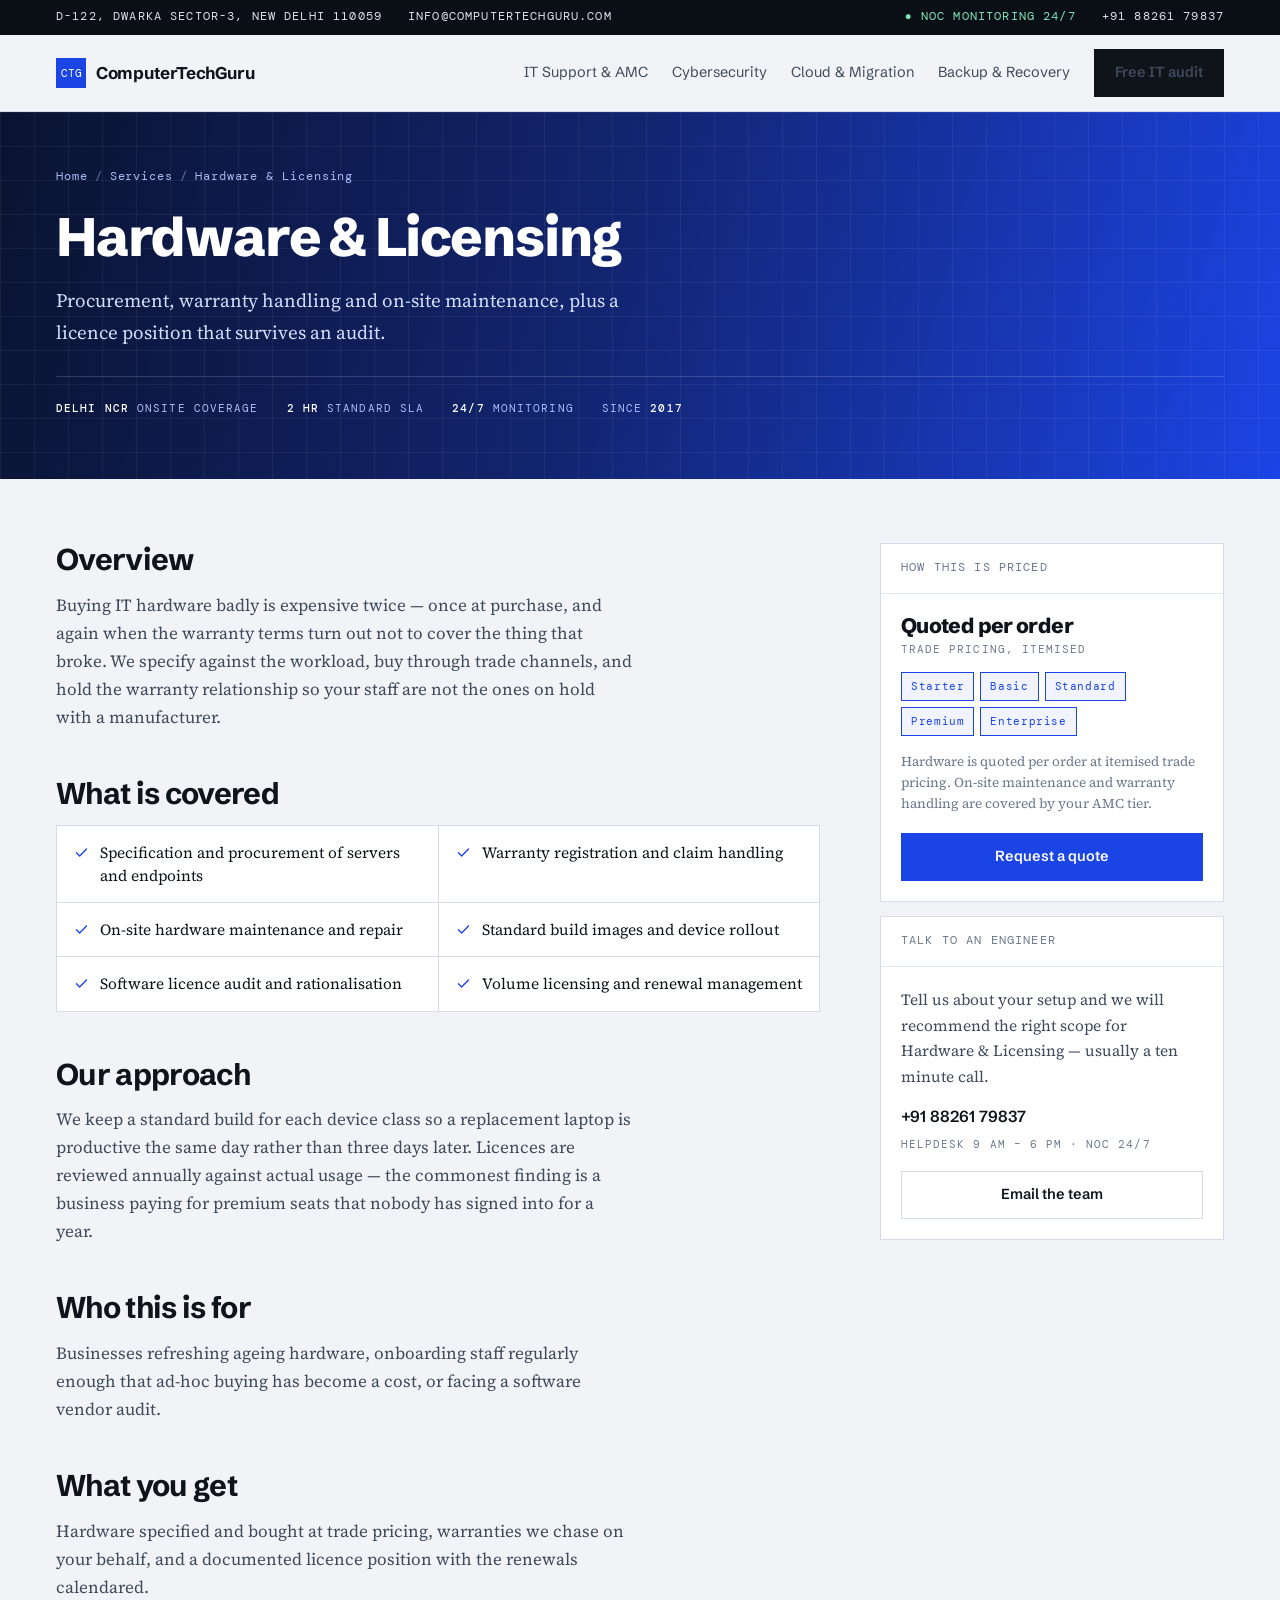
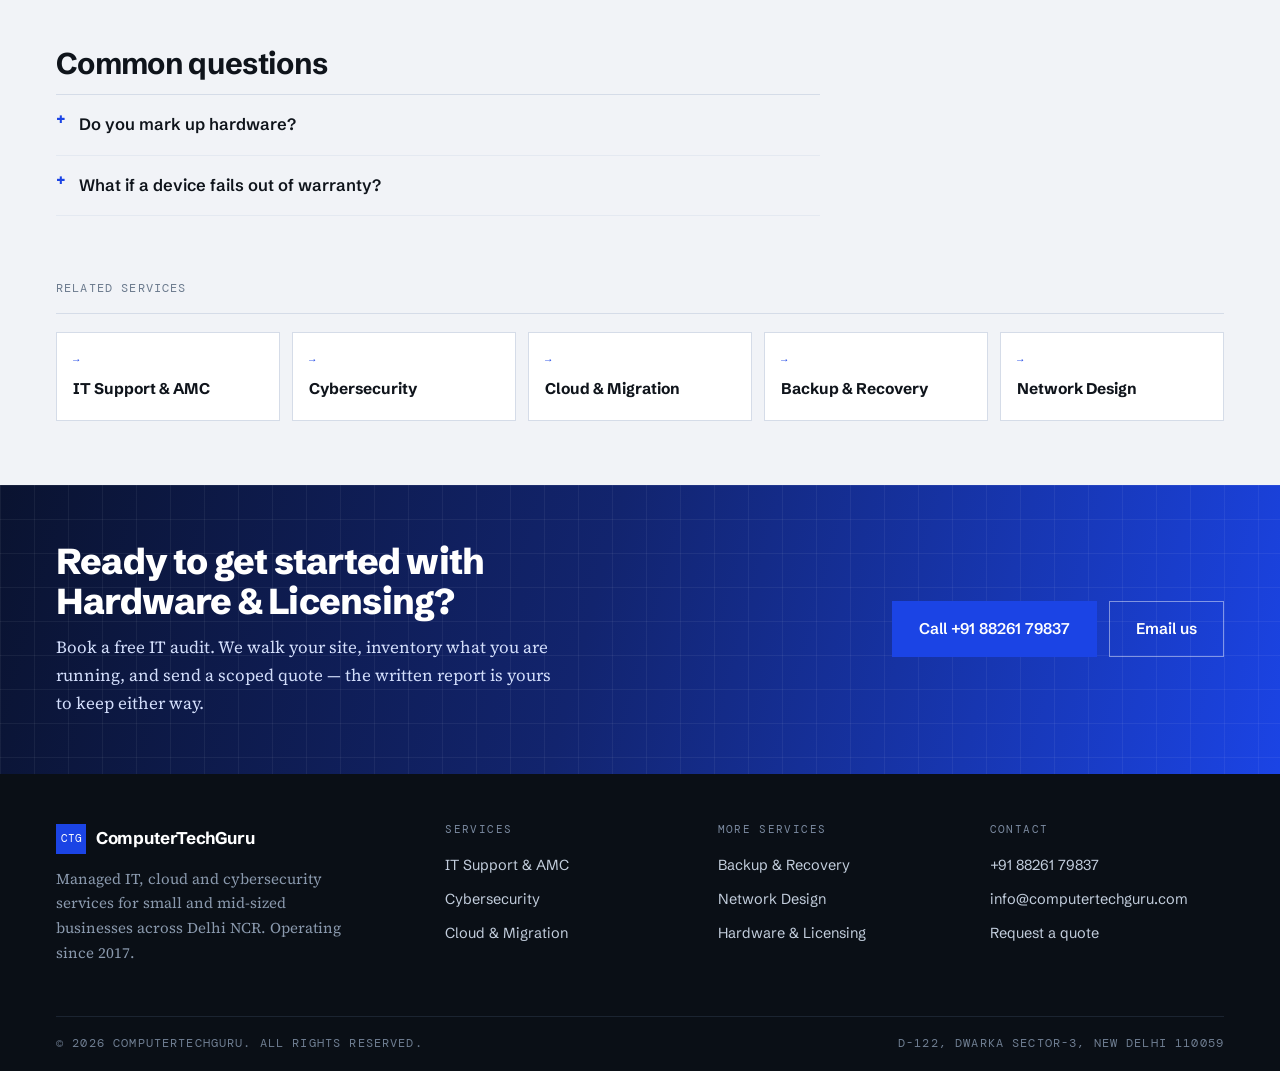
<file: services/hardware-licensing.html>
<!doctype html>
<html lang="en">
<head>
<meta charset="utf-8">
<meta name="viewport" content="width=device-width, initial-scale=1">
<title>Hardware &amp; Licensing — ComputerTechGuru</title>
<meta name="description" content="Procurement, warranty handling and on-site maintenance, plus a licence position that survives an audit. ComputerTechGuru, Delhi NCR.">
<link rel="preconnect" href="https://fonts.googleapis.com">
<link rel="preconnect" href="https://fonts.gstatic.com" crossorigin>
<link rel="stylesheet" href="https://fonts.googleapis.com/css2?family=DM+Mono:wght@400;500&family=Schibsted+Grotesk:wght@500;600;700;800&family=Source+Serif+4:opsz,wght@8..60,400;8..60,600&display=swap">
<style>
:root{
  --paper:#F1F3F7; --card:#FFFFFF; --tint:#E7EBF3;
  --ink:#0F141B; --ink-2:#3E4A5B; --ink-3:#6B7A8D;
  --rule:#D5DCE8; --rule-2:#E4E9F1;
  --blue:#1B44E5; --blue-2:#1536B8; --blue-wash:rgba(27,68,229,.06);
  --maxw:1220px;
  --fd:'Schibsted Grotesk','Helvetica Neue',Arial,sans-serif;
  --fb:'Source Serif 4',Georgia,'Times New Roman',serif;
  --fm:'DM Mono','SFMono-Regular',Consolas,monospace;
}
*,*::before,*::after{box-sizing:border-box}
html{overflow-x:clip; scroll-behavior:smooth}
body{margin:0; color:var(--ink); background-color:var(--paper);
  font-family:var(--fb); font-size:17px; line-height:1.65; -webkit-font-smoothing:antialiased; overflow-x:hidden}
a{color:inherit}
p{margin:0}
h1,h2,h3,h4{font-family:var(--fd); margin:0; letter-spacing:-.022em; line-height:1.12; text-wrap:balance}
.wrap{width:100%; max-width:var(--maxw); margin-inline:auto; padding-inline:26px}
.mono{font-family:var(--fm); font-size:11.5px; letter-spacing:.1em; text-transform:uppercase}
:where(a,button,summary):focus-visible{outline:2px solid var(--blue); outline-offset:3px; border-radius:2px}

/* topbar + header */
.topbar{background:#0A0F16; color:#DCE3EE}
.topbar .wrap{display:flex; flex-wrap:wrap; gap:6px 26px; align-items:center; padding-block:8px}
.topbar a{text-decoration:none}
.topbar a:hover{color:#fff}
.topbar .push{margin-left:auto}
.topbar .on{color:#7FE3B8}
.hdr{position:sticky; top:0; z-index:60; background:rgba(241,243,247,.92); backdrop-filter:blur(10px); border-bottom:1px solid var(--rule)}
.hdr .wrap{display:flex; align-items:center; gap:30px; padding-block:14px; position:relative}
.logo{display:flex; align-items:center; gap:10px; text-decoration:none; flex-shrink:0}
.logo .sq{width:30px; height:30px; background:var(--blue); color:#fff; display:grid; place-items:center; font-family:var(--fm); font-size:11px}
.logo b{font-family:var(--fd); font-size:17px; font-weight:700; letter-spacing:-.02em}
.hnav{display:flex; align-items:center; gap:24px; margin-left:auto}
.hnav a{font-family:var(--fd); font-size:14.5px; color:var(--ink-2); text-decoration:none}
.hnav a:hover,.hnav a[aria-current]{color:var(--blue)}
.bt{display:inline-flex; align-items:center; justify-content:center; gap:8px; font-family:var(--fd); font-size:14.5px; font-weight:600;
  padding:11px 20px; text-decoration:none; border:1px solid var(--ink); background:var(--ink); color:#fff; cursor:pointer;
  transition:background .15s ease,color .15s ease,border-color .15s ease}
.bt:hover{background:var(--blue); border-color:var(--blue)}
.bt.alt{background:transparent; color:var(--ink); border-color:var(--rule)}
.bt.alt:hover{background:transparent; color:var(--blue); border-color:var(--blue)}
.bt.blue{background:var(--blue); border-color:var(--blue)}
.bt.blue:hover{background:var(--blue-2); border-color:var(--blue-2)}
.bt.wide{width:100%}
.bt.big{padding:14px 26px; font-size:15.5px}
.bt.ghostw{background:transparent; border-color:rgba(255,255,255,.45); color:#fff}
.bt.ghostw:hover{background:#fff; color:var(--ink); border-color:#fff}
.burger{display:none; margin-left:auto; background:none; border:1px solid var(--rule); padding:8px 12px; cursor:pointer; font-family:var(--fm); font-size:11px; letter-spacing:.1em}

/* hero band */
.band{position:relative; overflow:hidden; background:linear-gradient(105deg,#0A1330 0%,#12246E 46%,#1B44E5 100%); color:#fff}
.band::after{content:""; position:absolute; inset:0;
  background-image:linear-gradient(rgba(255,255,255,.055) 1px,transparent 1px),linear-gradient(90deg,rgba(255,255,255,.055) 1px,transparent 1px);
  background-size:34px 34px; pointer-events:none}
.band .wrap{position:relative; z-index:1; padding-block:56px 62px}
.crumb{font-family:var(--fm); font-size:11.5px; letter-spacing:.08em; color:#A9BCF5; margin-bottom:20px}
.crumb a{text-decoration:none}
.crumb a:hover{color:#fff}
.crumb span{opacity:.55; padding-inline:7px}
.band h1{font-size:clamp(32px,5vw,54px); font-weight:800; max-width:17ch}
.band .sub{margin-top:18px; font-size:19px; color:#D3DEFB; max-width:58ch}
.bandmeta{display:flex; flex-wrap:wrap; gap:10px 28px; margin-top:28px; padding-top:22px; border-top:1px solid rgba(255,255,255,.16);
  font-family:var(--fm); font-size:11px; letter-spacing:.1em; text-transform:uppercase; color:#A9BCF5}
.bandmeta b{color:#fff; font-weight:500}

/* body layout */
.main{padding-block:64px 8px}
.cols{display:grid; grid-template-columns:minmax(0,1fr) 344px; gap:60px; align-items:start}
.article h2{font-size:clamp(23px,2.7vw,30px); font-weight:700; margin-bottom:14px}
.article h2:not(:first-child){margin-top:46px}
.article p{color:var(--ink-2); max-width:64ch}
.checks{display:grid; grid-template-columns:repeat(2,minmax(0,1fr)); gap:1px; background:var(--rule); border:1px solid var(--rule); margin-top:6px}
.checks div{background:var(--card); padding:15px 17px; display:flex; gap:11px; font-size:15.5px; align-items:flex-start; line-height:1.5}
.checks svg{width:15px; height:15px; stroke:var(--blue); fill:none; stroke-width:2.2; stroke-linecap:round; stroke-linejoin:round; flex-shrink:0; margin-top:4px}
.faq{border-top:1px solid var(--rule); margin-top:10px}
.faq details{border-bottom:1px solid var(--rule-2)}
.faq summary{cursor:pointer; list-style:none; padding:16px 0; font-family:var(--fd); font-weight:600; font-size:16.5px; display:flex; gap:14px; align-items:flex-start}
.faq summary::-webkit-details-marker{display:none}
.faq summary::before{content:"+"; font-family:var(--fm); color:var(--blue); font-size:15px; line-height:1.3}
.faq details[open] summary::before{content:"–"}
.faq p{padding:0 0 18px 28px; font-size:16px; color:var(--ink-2)}

/* sidebar */
.side{position:sticky; top:92px; display:flex; flex-direction:column; gap:14px}
.panel{background:var(--card); border:1px solid var(--rule)}
.panel .ph{padding:15px 20px; border-bottom:1px solid var(--rule-2); color:var(--ink-3)}
.panel .pb{padding:20px}
.price{font-family:var(--fd); font-size:30px; font-weight:800; letter-spacing:-.03em; font-variant-numeric:tabular-nums; line-height:1.1}
.price.small{font-size:21px}
.price i{display:block; font-style:normal; font-family:var(--fm); font-size:10.5px; letter-spacing:.1em; text-transform:uppercase; color:var(--ink-3); font-weight:400; margin-top:7px}
.tiers{display:flex; flex-wrap:wrap; gap:6px; margin-top:16px}
.tier{font-family:var(--fm); font-size:10.5px; letter-spacing:.06em; padding:5px 9px; border:1px solid var(--rule); color:var(--ink-3); background:var(--paper)}
.tier.on{border-color:var(--blue); color:var(--blue); background:var(--blue-wash)}
.pnote{font-size:13.5px; color:var(--ink-3); margin-top:16px; line-height:1.55}
.panel .pb .bt{margin-top:18px}
.side p.ask{font-size:15.5px; color:var(--ink-2)}
.sidecall{display:block; margin-top:14px; font-family:var(--fd); font-weight:600; font-size:16px; text-decoration:none}
.sidecall:hover{color:var(--blue)}
.side small{display:block; margin-top:6px; font-family:var(--fm); font-size:10.5px; letter-spacing:.1em; text-transform:uppercase; color:var(--ink-3)}

/* related */
.rel{padding-block:56px 64px}
.rel .rh{color:var(--ink-3); padding-bottom:14px; border-bottom:1px solid var(--rule); margin-bottom:18px}
.relg{display:grid; grid-template-columns:repeat(5,minmax(0,1fr)); gap:12px}
.relc{background:var(--card); border:1px solid var(--rule); padding:18px 16px; text-decoration:none; display:flex; flex-direction:column; gap:8px; transition:border-color .15s ease, transform .15s ease}
.relc:hover{border-color:var(--blue); transform:translateY(-2px)}
.relc b{font-family:var(--fd); font-size:15.5px; font-weight:700}
.relc span{font-family:var(--fm); font-size:10.5px; letter-spacing:.1em; text-transform:uppercase; color:var(--blue)}

/* cta band */
.cta{position:relative; overflow:hidden; background:linear-gradient(105deg,#0A1330 0%,#12246E 46%,#1B44E5 100%); color:#fff}
.cta::after{content:""; position:absolute; inset:0;
  background-image:linear-gradient(rgba(255,255,255,.055) 1px,transparent 1px),linear-gradient(90deg,rgba(255,255,255,.055) 1px,transparent 1px);
  background-size:34px 34px; pointer-events:none}
.cta .wrap{position:relative; z-index:1; padding-block:56px; display:grid; grid-template-columns:minmax(0,1fr) auto; gap:34px; align-items:center}
.cta h2{font-size:clamp(24px,3.4vw,36px); font-weight:800}
.cta p{margin-top:12px; color:#D3DEFB; max-width:56ch}
.ctab{display:flex; flex-wrap:wrap; gap:12px}

/* footer */
.ft{background:#0A0F16; color:#C3CEDD}
.ftg{display:grid; grid-template-columns:minmax(0,1.5fr) repeat(3,minmax(0,1fr)); gap:38px; padding-block:50px}
.ftg p{font-size:15px; color:#8A99AD; max-width:36ch; margin-top:13px}
.ftg h4{font-family:var(--fm); font-size:10.5px; letter-spacing:.13em; text-transform:uppercase; color:#7B8AA0; font-weight:400; margin-bottom:14px}
.ftg .lnk{display:block; font-family:var(--fd); font-size:14.5px; color:#C3CEDD; text-decoration:none; padding:5px 0}
.ftg .lnk:hover{color:#fff}
.ft .logo b{color:#fff}
.ftbar{border-top:1px solid #1B2431; padding-block:18px; display:flex; flex-wrap:wrap; gap:8px 20px; color:#6F7E92}
.ftbar .push{margin-left:auto}

@media (max-width:1040px){
  .cols{grid-template-columns:1fr; gap:44px}
  .side{position:static}
  .relg{grid-template-columns:repeat(3,minmax(0,1fr))}
}
@media (max-width:820px){
  .checks{grid-template-columns:1fr}
  .cta .wrap{grid-template-columns:1fr; gap:26px}
  .ftg{grid-template-columns:repeat(2,minmax(0,1fr)); gap:30px}
  .relg{grid-template-columns:repeat(2,minmax(0,1fr))}
}
@media (max-width:700px){
  .hnav{display:none}
  .hnav.open{display:flex; flex-direction:column; align-items:stretch; gap:0; position:absolute; top:100%; left:0; right:0;
    background:var(--paper); border-bottom:1px solid var(--rule); padding:6px 26px 16px}
  .hnav.open a{padding:12px 0; border-bottom:1px solid var(--rule-2)}
  .hnav.open .bt{margin-top:12px; border-bottom:1px solid var(--ink)}
  .burger{display:block}
  .band .wrap{padding-block:40px 46px}
  .main{padding-block:46px 0}
  .relg{grid-template-columns:1fr}
  .topbar .push{margin-left:0}
}
@media (prefers-reduced-motion:reduce){*{transition-duration:.001ms !important; scroll-behavior:auto}}
</style>
</head>
<body>
<div class="topbar"><div class="wrap mono">
  <span>D-122, Dwarka Sector-3, New Delhi 110059</span>
  <a href="mailto:info@computertechguru.com">info@computertechguru.com</a>
  <span class="push on">● NOC monitoring 24/7</span>
  <a href="tel:+918826179837">+91 88261 79837</a>
</div></div>
<header class="hdr"><div class="wrap">
  <a class="logo" href="../index.html"><span class="sq">CTG</span><b>ComputerTechGuru</b></a>
  <button class="burger" id="burger" aria-expanded="false" aria-controls="hnav">MENU</button>
  <nav class="hnav" id="hnav">
    <a href="./it-support.html">IT Support &amp; AMC</a>
    <a href="./cybersecurity.html">Cybersecurity</a>
    <a href="./cloud-migration.html">Cloud &amp; Migration</a>
    <a href="./backup-recovery.html">Backup &amp; Recovery</a>
    <a class="bt" href="#engage">Free IT audit</a>
  </nav>
</div></header>
<section class="band">
  <div class="wrap">
    <div class="crumb"><a href="../index.html">Home</a><span>/</span><a href="./it-support.html">Services</a><span>/</span>Hardware &amp; Licensing</div>
    <h1>Hardware &amp; Licensing</h1>
    <p class="sub">Procurement, warranty handling and on-site maintenance, plus a licence position that survives an audit.</p>
    <div class="bandmeta">
      <span><b>Delhi NCR</b> onsite coverage</span>
      <span><b>2 hr</b> standard SLA</span>
      <span><b>24/7</b> monitoring</span>
      <span>Since <b>2017</b></span>
    </div>
  </div>
</section>

<div class="main"><div class="wrap"><div class="cols">
  <article class="article">
    <h2>Overview</h2>
    <p>Buying IT hardware badly is expensive twice — once at purchase, and again when the warranty terms turn out not to cover the thing that broke. We specify against the workload, buy through trade channels, and hold the warranty relationship so your staff are not the ones on hold with a manufacturer.</p>

    <h2>What is covered</h2>
    <div class="checks">
      <div><svg viewBox="0 0 24 24" aria-hidden="true"><path d="M4 12.5l5 5L20 6.5"/></svg><span>Specification and procurement of servers and endpoints</span></div>
      <div><svg viewBox="0 0 24 24" aria-hidden="true"><path d="M4 12.5l5 5L20 6.5"/></svg><span>Warranty registration and claim handling</span></div>
      <div><svg viewBox="0 0 24 24" aria-hidden="true"><path d="M4 12.5l5 5L20 6.5"/></svg><span>On-site hardware maintenance and repair</span></div>
      <div><svg viewBox="0 0 24 24" aria-hidden="true"><path d="M4 12.5l5 5L20 6.5"/></svg><span>Standard build images and device rollout</span></div>
      <div><svg viewBox="0 0 24 24" aria-hidden="true"><path d="M4 12.5l5 5L20 6.5"/></svg><span>Software licence audit and rationalisation</span></div>
      <div><svg viewBox="0 0 24 24" aria-hidden="true"><path d="M4 12.5l5 5L20 6.5"/></svg><span>Volume licensing and renewal management</span></div>
    </div>

    <h2>Our approach</h2>
    <p>We keep a standard build for each device class so a replacement laptop is productive the same day rather than three days later. Licences are reviewed annually against actual usage — the commonest finding is a business paying for premium seats that nobody has signed into for a year.</p>

    <h2>Who this is for</h2>
    <p>Businesses refreshing ageing hardware, onboarding staff regularly enough that ad-hoc buying has become a cost, or facing a software vendor audit.</p>

    <h2>What you get</h2>
    <p>Hardware specified and bought at trade pricing, warranties we chase on your behalf, and a documented licence position with the renewals calendared.</p>

    <h2>Common questions</h2>
    <div class="faq">
      <details><summary>Do you mark up hardware?</summary><p>Quotes are itemised so you can see the unit cost and our margin separately. You are free to buy direct and have us install it.</p></details>
      <details><summary>What if a device fails out of warranty?</summary><p>We keep loan stock for common device classes so a failure does not cost anyone a working day.</p></details>
    </div>
  </article>
  <aside class="side">
  <div class="panel">
    <div class="ph mono">How this is priced</div>
    <div class="pb">
      <div class="price small">Quoted per order<i>trade pricing, itemised</i></div>
      <div class="tiers"><span class="tier on">Starter</span><span class="tier on">Basic</span><span class="tier on">Standard</span><span class="tier on">Premium</span><span class="tier on">Enterprise</span></div>
      <p class="pnote">Hardware is quoted per order at itemised trade pricing. On-site maintenance and warranty handling are covered by your AMC tier.</p>
      <a class="bt blue wide" href="#engage">Request a quote</a>
    </div>
  </div>
  <div class="panel">
    <div class="ph mono">Talk to an engineer</div>
    <div class="pb">
      <p class="ask">Tell us about your setup and we will recommend the right scope for Hardware &amp; Licensing — usually a ten minute call.</p>
      <a class="sidecall" href="tel:+918826179837">+91 88261 79837</a>
      <small>Helpdesk 9 AM – 6 PM · NOC 24/7</small>
      <a class="bt alt wide" href="mailto:info@computertechguru.com">Email the team</a>
    </div>
  </div>
</aside>
</div></div></div>

<section class="rel"><div class="wrap">
  <div class="rh mono">Related services</div>
  <div class="relg">
    <a class="relc" href="./it-support.html"><span>→</span><b>IT Support &amp; AMC</b></a>
    <a class="relc" href="./cybersecurity.html"><span>→</span><b>Cybersecurity</b></a>
    <a class="relc" href="./cloud-migration.html"><span>→</span><b>Cloud &amp; Migration</b></a>
    <a class="relc" href="./backup-recovery.html"><span>→</span><b>Backup &amp; Recovery</b></a>
    <a class="relc" href="./network-design.html"><span>→</span><b>Network Design</b></a>
  </div>
</div></section>

<section class="cta" id="engage"><div class="wrap">
  <div>
    <h2>Ready to get started with Hardware &amp; Licensing?</h2>
    <p>Book a free IT audit. We walk your site, inventory what you are running, and send a scoped quote — the written report is yours to keep either way.</p>
  </div>
  <div class="ctab">
    <a class="bt blue big" href="tel:+918826179837">Call +91 88261 79837</a>
    <a class="bt ghostw big" href="mailto:info@computertechguru.com">Email us</a>
  </div>
</div></section>
<footer class="ft"><div class="wrap">
  <div class="ftg">
    <div>
      <a class="logo" href="../index.html" style="display:flex"><span class="sq">CTG</span><b>ComputerTechGuru</b></a>
      <p>Managed IT, cloud and cybersecurity services for small and mid-sized businesses across Delhi NCR. Operating since 2017.</p>
    </div>
    <div><h4>Services</h4><a class="lnk" href="./it-support.html">IT Support &amp; AMC</a><a class="lnk" href="./cybersecurity.html">Cybersecurity</a><a class="lnk" href="./cloud-migration.html">Cloud &amp; Migration</a></div>
    <div><h4>More services</h4><a class="lnk" href="./backup-recovery.html">Backup &amp; Recovery</a><a class="lnk" href="./network-design.html">Network Design</a><a class="lnk" href="./hardware-licensing.html">Hardware &amp; Licensing</a></div>
    <div><h4>Contact</h4>
      <a class="lnk" href="tel:+918826179837">+91 88261 79837</a>
      <a class="lnk" href="mailto:info@computertechguru.com">info@computertechguru.com</a>
      <a class="lnk" href="#engage">Request a quote</a>
    </div>
  </div>
  <div class="ftbar mono">
    <span>© 2026 ComputerTechGuru. All rights reserved.</span>
    <span class="push">D-122, Dwarka Sector-3, New Delhi 110059</span>
  </div>
</div></footer>
<script>
(function(){
  var b=document.getElementById('burger'), n=document.getElementById('hnav');
  if(b&&n){
    b.addEventListener('click',function(){var o=n.classList.toggle('open');b.setAttribute('aria-expanded',o?'true':'false');b.textContent=o?'CLOSE':'MENU';});
    n.addEventListener('click',function(e){if(e.target.tagName==='A'){n.classList.remove('open');b.textContent='MENU';b.setAttribute('aria-expanded','false');}});
  }
})();
</script>
</body>
</html>
</file>
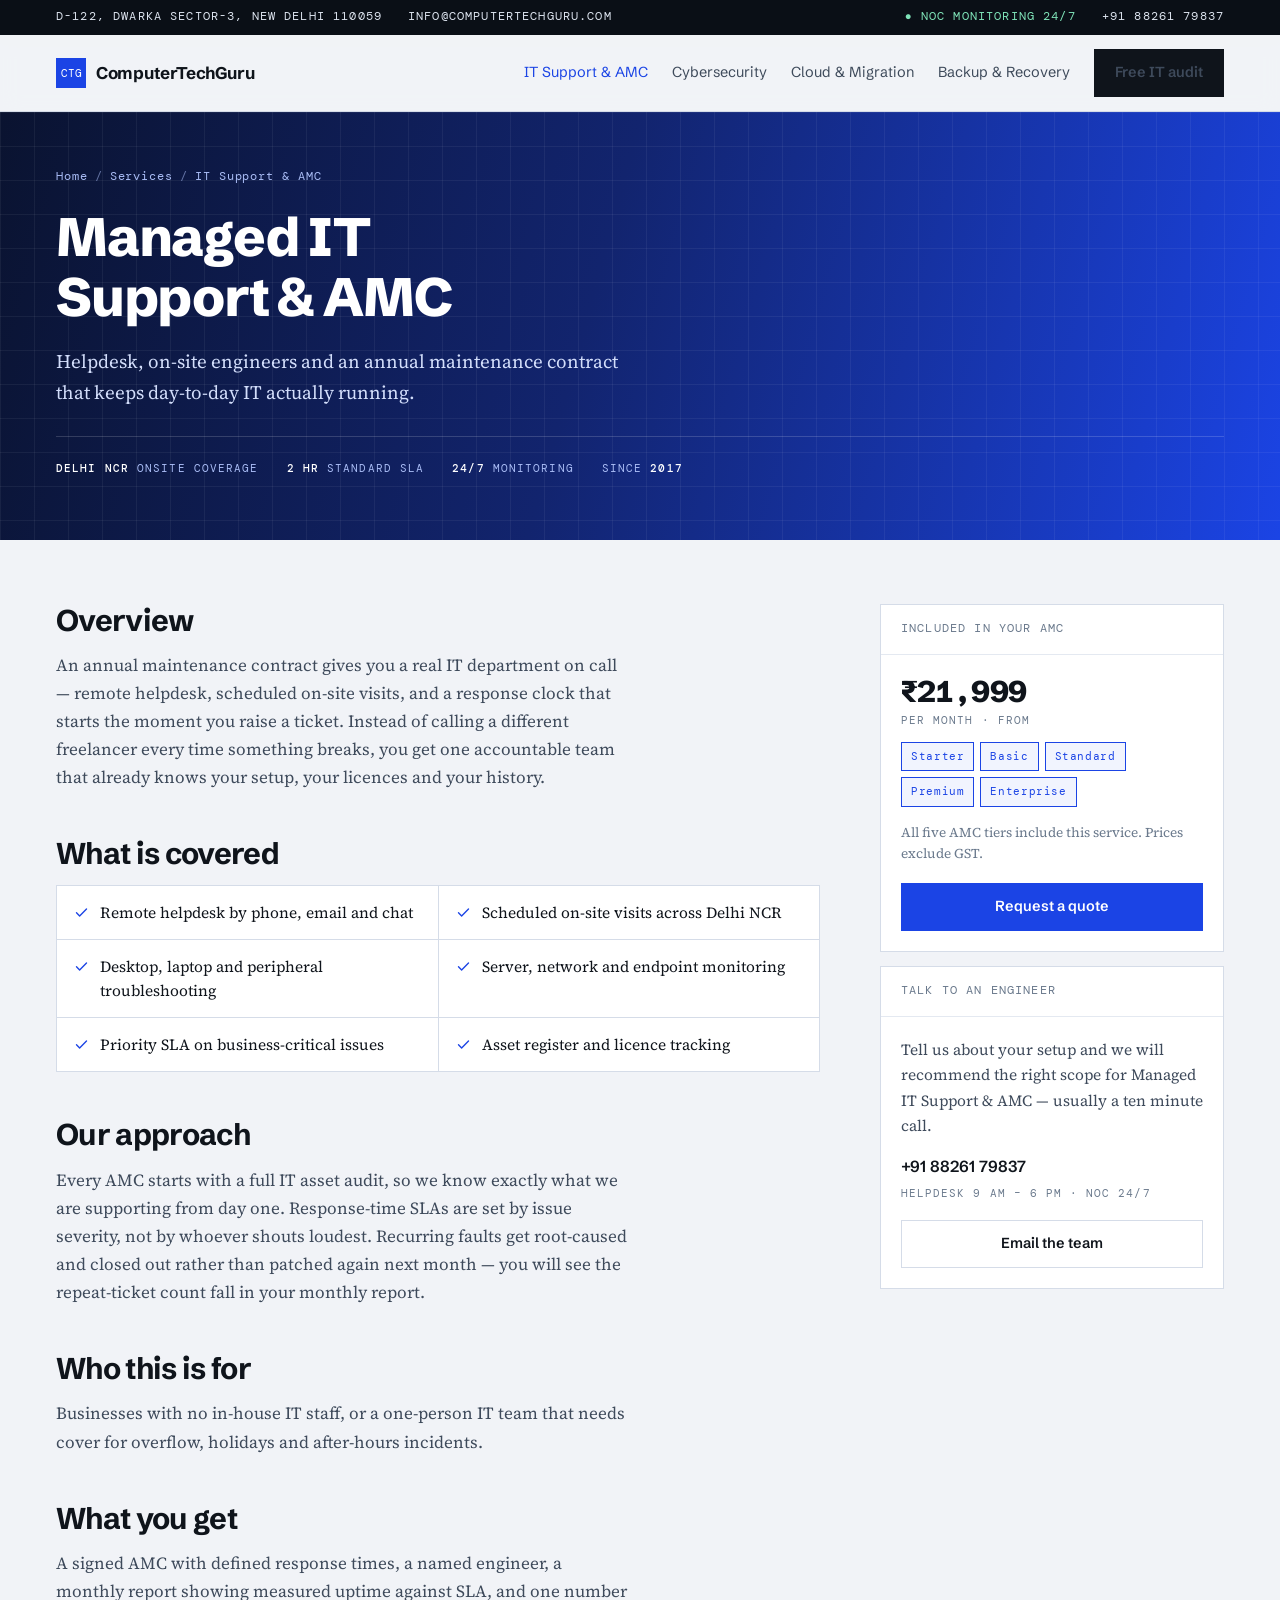
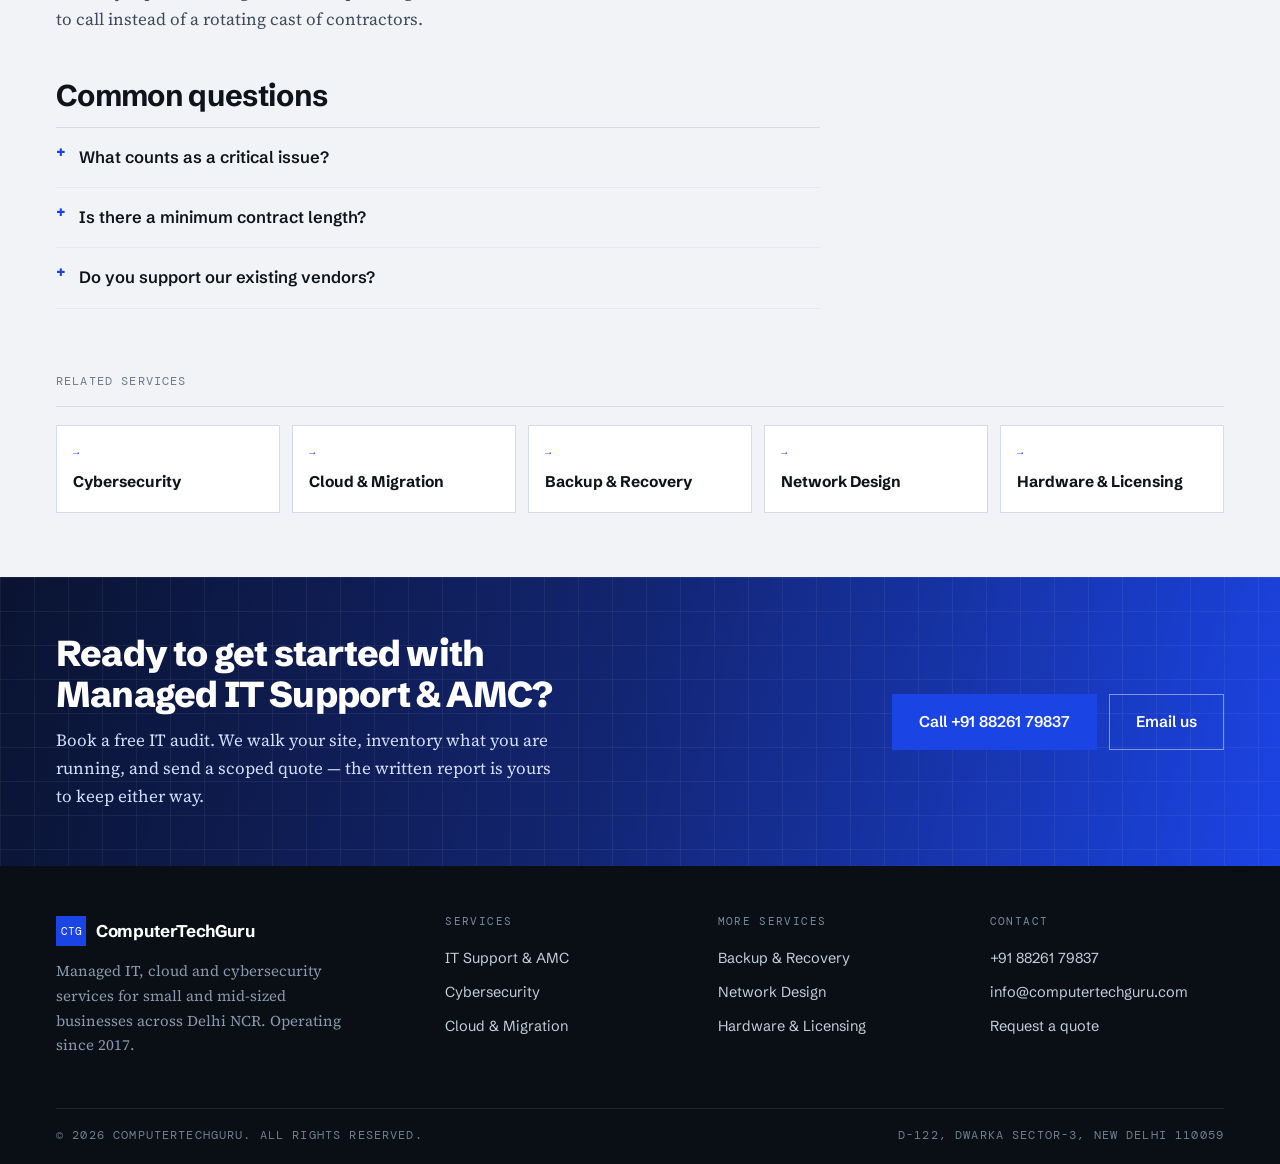
<file: services/it-support.html>
<!doctype html>
<html lang="en">
<head>
<meta charset="utf-8">
<meta name="viewport" content="width=device-width, initial-scale=1">
<title>Managed IT Support &amp; AMC — ComputerTechGuru</title>
<meta name="description" content="Helpdesk, on-site engineers and an annual maintenance contract that keeps day-to-day IT actually running. ComputerTechGuru, Delhi NCR.">
<link rel="preconnect" href="https://fonts.googleapis.com">
<link rel="preconnect" href="https://fonts.gstatic.com" crossorigin>
<link rel="stylesheet" href="https://fonts.googleapis.com/css2?family=DM+Mono:wght@400;500&family=Schibsted+Grotesk:wght@500;600;700;800&family=Source+Serif+4:opsz,wght@8..60,400;8..60,600&display=swap">
<style>
:root{
  --paper:#F1F3F7; --card:#FFFFFF; --tint:#E7EBF3;
  --ink:#0F141B; --ink-2:#3E4A5B; --ink-3:#6B7A8D;
  --rule:#D5DCE8; --rule-2:#E4E9F1;
  --blue:#1B44E5; --blue-2:#1536B8; --blue-wash:rgba(27,68,229,.06);
  --maxw:1220px;
  --fd:'Schibsted Grotesk','Helvetica Neue',Arial,sans-serif;
  --fb:'Source Serif 4',Georgia,'Times New Roman',serif;
  --fm:'DM Mono','SFMono-Regular',Consolas,monospace;
}
*,*::before,*::after{box-sizing:border-box}
html{overflow-x:clip; scroll-behavior:smooth}
body{margin:0; color:var(--ink); background-color:var(--paper);
  font-family:var(--fb); font-size:17px; line-height:1.65; -webkit-font-smoothing:antialiased; overflow-x:hidden}
a{color:inherit}
p{margin:0}
h1,h2,h3,h4{font-family:var(--fd); margin:0; letter-spacing:-.022em; line-height:1.12; text-wrap:balance}
.wrap{width:100%; max-width:var(--maxw); margin-inline:auto; padding-inline:26px}
.mono{font-family:var(--fm); font-size:11.5px; letter-spacing:.1em; text-transform:uppercase}
:where(a,button,summary):focus-visible{outline:2px solid var(--blue); outline-offset:3px; border-radius:2px}

/* topbar + header */
.topbar{background:#0A0F16; color:#DCE3EE}
.topbar .wrap{display:flex; flex-wrap:wrap; gap:6px 26px; align-items:center; padding-block:8px}
.topbar a{text-decoration:none}
.topbar a:hover{color:#fff}
.topbar .push{margin-left:auto}
.topbar .on{color:#7FE3B8}
.hdr{position:sticky; top:0; z-index:60; background:rgba(241,243,247,.92); backdrop-filter:blur(10px); border-bottom:1px solid var(--rule)}
.hdr .wrap{display:flex; align-items:center; gap:30px; padding-block:14px; position:relative}
.logo{display:flex; align-items:center; gap:10px; text-decoration:none; flex-shrink:0}
.logo .sq{width:30px; height:30px; background:var(--blue); color:#fff; display:grid; place-items:center; font-family:var(--fm); font-size:11px}
.logo b{font-family:var(--fd); font-size:17px; font-weight:700; letter-spacing:-.02em}
.hnav{display:flex; align-items:center; gap:24px; margin-left:auto}
.hnav a{font-family:var(--fd); font-size:14.5px; color:var(--ink-2); text-decoration:none}
.hnav a:hover,.hnav a[aria-current]{color:var(--blue)}
.bt{display:inline-flex; align-items:center; justify-content:center; gap:8px; font-family:var(--fd); font-size:14.5px; font-weight:600;
  padding:11px 20px; text-decoration:none; border:1px solid var(--ink); background:var(--ink); color:#fff; cursor:pointer;
  transition:background .15s ease,color .15s ease,border-color .15s ease}
.bt:hover{background:var(--blue); border-color:var(--blue)}
.bt.alt{background:transparent; color:var(--ink); border-color:var(--rule)}
.bt.alt:hover{background:transparent; color:var(--blue); border-color:var(--blue)}
.bt.blue{background:var(--blue); border-color:var(--blue)}
.bt.blue:hover{background:var(--blue-2); border-color:var(--blue-2)}
.bt.wide{width:100%}
.bt.big{padding:14px 26px; font-size:15.5px}
.bt.ghostw{background:transparent; border-color:rgba(255,255,255,.45); color:#fff}
.bt.ghostw:hover{background:#fff; color:var(--ink); border-color:#fff}
.burger{display:none; margin-left:auto; background:none; border:1px solid var(--rule); padding:8px 12px; cursor:pointer; font-family:var(--fm); font-size:11px; letter-spacing:.1em}

/* hero band */
.band{position:relative; overflow:hidden; background:linear-gradient(105deg,#0A1330 0%,#12246E 46%,#1B44E5 100%); color:#fff}
.band::after{content:""; position:absolute; inset:0;
  background-image:linear-gradient(rgba(255,255,255,.055) 1px,transparent 1px),linear-gradient(90deg,rgba(255,255,255,.055) 1px,transparent 1px);
  background-size:34px 34px; pointer-events:none}
.band .wrap{position:relative; z-index:1; padding-block:56px 62px}
.crumb{font-family:var(--fm); font-size:11.5px; letter-spacing:.08em; color:#A9BCF5; margin-bottom:20px}
.crumb a{text-decoration:none}
.crumb a:hover{color:#fff}
.crumb span{opacity:.55; padding-inline:7px}
.band h1{font-size:clamp(32px,5vw,54px); font-weight:800; max-width:17ch}
.band .sub{margin-top:18px; font-size:19px; color:#D3DEFB; max-width:58ch}
.bandmeta{display:flex; flex-wrap:wrap; gap:10px 28px; margin-top:28px; padding-top:22px; border-top:1px solid rgba(255,255,255,.16);
  font-family:var(--fm); font-size:11px; letter-spacing:.1em; text-transform:uppercase; color:#A9BCF5}
.bandmeta b{color:#fff; font-weight:500}

/* body layout */
.main{padding-block:64px 8px}
.cols{display:grid; grid-template-columns:minmax(0,1fr) 344px; gap:60px; align-items:start}
.article h2{font-size:clamp(23px,2.7vw,30px); font-weight:700; margin-bottom:14px}
.article h2:not(:first-child){margin-top:46px}
.article p{color:var(--ink-2); max-width:64ch}
.checks{display:grid; grid-template-columns:repeat(2,minmax(0,1fr)); gap:1px; background:var(--rule); border:1px solid var(--rule); margin-top:6px}
.checks div{background:var(--card); padding:15px 17px; display:flex; gap:11px; font-size:15.5px; align-items:flex-start; line-height:1.5}
.checks svg{width:15px; height:15px; stroke:var(--blue); fill:none; stroke-width:2.2; stroke-linecap:round; stroke-linejoin:round; flex-shrink:0; margin-top:4px}
.faq{border-top:1px solid var(--rule); margin-top:10px}
.faq details{border-bottom:1px solid var(--rule-2)}
.faq summary{cursor:pointer; list-style:none; padding:16px 0; font-family:var(--fd); font-weight:600; font-size:16.5px; display:flex; gap:14px; align-items:flex-start}
.faq summary::-webkit-details-marker{display:none}
.faq summary::before{content:"+"; font-family:var(--fm); color:var(--blue); font-size:15px; line-height:1.3}
.faq details[open] summary::before{content:"–"}
.faq p{padding:0 0 18px 28px; font-size:16px; color:var(--ink-2)}

/* sidebar */
.side{position:sticky; top:92px; display:flex; flex-direction:column; gap:14px}
.panel{background:var(--card); border:1px solid var(--rule)}
.panel .ph{padding:15px 20px; border-bottom:1px solid var(--rule-2); color:var(--ink-3)}
.panel .pb{padding:20px}
.price{font-family:var(--fd); font-size:30px; font-weight:800; letter-spacing:-.03em; font-variant-numeric:tabular-nums; line-height:1.1}
.price.small{font-size:21px}
.price i{display:block; font-style:normal; font-family:var(--fm); font-size:10.5px; letter-spacing:.1em; text-transform:uppercase; color:var(--ink-3); font-weight:400; margin-top:7px}
.tiers{display:flex; flex-wrap:wrap; gap:6px; margin-top:16px}
.tier{font-family:var(--fm); font-size:10.5px; letter-spacing:.06em; padding:5px 9px; border:1px solid var(--rule); color:var(--ink-3); background:var(--paper)}
.tier.on{border-color:var(--blue); color:var(--blue); background:var(--blue-wash)}
.pnote{font-size:13.5px; color:var(--ink-3); margin-top:16px; line-height:1.55}
.panel .pb .bt{margin-top:18px}
.side p.ask{font-size:15.5px; color:var(--ink-2)}
.sidecall{display:block; margin-top:14px; font-family:var(--fd); font-weight:600; font-size:16px; text-decoration:none}
.sidecall:hover{color:var(--blue)}
.side small{display:block; margin-top:6px; font-family:var(--fm); font-size:10.5px; letter-spacing:.1em; text-transform:uppercase; color:var(--ink-3)}

/* related */
.rel{padding-block:56px 64px}
.rel .rh{color:var(--ink-3); padding-bottom:14px; border-bottom:1px solid var(--rule); margin-bottom:18px}
.relg{display:grid; grid-template-columns:repeat(5,minmax(0,1fr)); gap:12px}
.relc{background:var(--card); border:1px solid var(--rule); padding:18px 16px; text-decoration:none; display:flex; flex-direction:column; gap:8px; transition:border-color .15s ease, transform .15s ease}
.relc:hover{border-color:var(--blue); transform:translateY(-2px)}
.relc b{font-family:var(--fd); font-size:15.5px; font-weight:700}
.relc span{font-family:var(--fm); font-size:10.5px; letter-spacing:.1em; text-transform:uppercase; color:var(--blue)}

/* cta band */
.cta{position:relative; overflow:hidden; background:linear-gradient(105deg,#0A1330 0%,#12246E 46%,#1B44E5 100%); color:#fff}
.cta::after{content:""; position:absolute; inset:0;
  background-image:linear-gradient(rgba(255,255,255,.055) 1px,transparent 1px),linear-gradient(90deg,rgba(255,255,255,.055) 1px,transparent 1px);
  background-size:34px 34px; pointer-events:none}
.cta .wrap{position:relative; z-index:1; padding-block:56px; display:grid; grid-template-columns:minmax(0,1fr) auto; gap:34px; align-items:center}
.cta h2{font-size:clamp(24px,3.4vw,36px); font-weight:800}
.cta p{margin-top:12px; color:#D3DEFB; max-width:56ch}
.ctab{display:flex; flex-wrap:wrap; gap:12px}

/* footer */
.ft{background:#0A0F16; color:#C3CEDD}
.ftg{display:grid; grid-template-columns:minmax(0,1.5fr) repeat(3,minmax(0,1fr)); gap:38px; padding-block:50px}
.ftg p{font-size:15px; color:#8A99AD; max-width:36ch; margin-top:13px}
.ftg h4{font-family:var(--fm); font-size:10.5px; letter-spacing:.13em; text-transform:uppercase; color:#7B8AA0; font-weight:400; margin-bottom:14px}
.ftg .lnk{display:block; font-family:var(--fd); font-size:14.5px; color:#C3CEDD; text-decoration:none; padding:5px 0}
.ftg .lnk:hover{color:#fff}
.ft .logo b{color:#fff}
.ftbar{border-top:1px solid #1B2431; padding-block:18px; display:flex; flex-wrap:wrap; gap:8px 20px; color:#6F7E92}
.ftbar .push{margin-left:auto}

@media (max-width:1040px){
  .cols{grid-template-columns:1fr; gap:44px}
  .side{position:static}
  .relg{grid-template-columns:repeat(3,minmax(0,1fr))}
}
@media (max-width:820px){
  .checks{grid-template-columns:1fr}
  .cta .wrap{grid-template-columns:1fr; gap:26px}
  .ftg{grid-template-columns:repeat(2,minmax(0,1fr)); gap:30px}
  .relg{grid-template-columns:repeat(2,minmax(0,1fr))}
}
@media (max-width:700px){
  .hnav{display:none}
  .hnav.open{display:flex; flex-direction:column; align-items:stretch; gap:0; position:absolute; top:100%; left:0; right:0;
    background:var(--paper); border-bottom:1px solid var(--rule); padding:6px 26px 16px}
  .hnav.open a{padding:12px 0; border-bottom:1px solid var(--rule-2)}
  .hnav.open .bt{margin-top:12px; border-bottom:1px solid var(--ink)}
  .burger{display:block}
  .band .wrap{padding-block:40px 46px}
  .main{padding-block:46px 0}
  .relg{grid-template-columns:1fr}
  .topbar .push{margin-left:0}
}
@media (prefers-reduced-motion:reduce){*{transition-duration:.001ms !important; scroll-behavior:auto}}
</style>
</head>
<body>
<div class="topbar"><div class="wrap mono">
  <span>D-122, Dwarka Sector-3, New Delhi 110059</span>
  <a href="mailto:info@computertechguru.com">info@computertechguru.com</a>
  <span class="push on">● NOC monitoring 24/7</span>
  <a href="tel:+918826179837">+91 88261 79837</a>
</div></div>
<header class="hdr"><div class="wrap">
  <a class="logo" href="../index.html"><span class="sq">CTG</span><b>ComputerTechGuru</b></a>
  <button class="burger" id="burger" aria-expanded="false" aria-controls="hnav">MENU</button>
  <nav class="hnav" id="hnav">
    <a href="./it-support.html" aria-current="page">IT Support &amp; AMC</a>
    <a href="./cybersecurity.html">Cybersecurity</a>
    <a href="./cloud-migration.html">Cloud &amp; Migration</a>
    <a href="./backup-recovery.html">Backup &amp; Recovery</a>
    <a class="bt" href="#engage">Free IT audit</a>
  </nav>
</div></header>
<section class="band">
  <div class="wrap">
    <div class="crumb"><a href="../index.html">Home</a><span>/</span><a href="./it-support.html">Services</a><span>/</span>IT Support &amp; AMC</div>
    <h1>Managed IT Support &amp; AMC</h1>
    <p class="sub">Helpdesk, on-site engineers and an annual maintenance contract that keeps day-to-day IT actually running.</p>
    <div class="bandmeta">
      <span><b>Delhi NCR</b> onsite coverage</span>
      <span><b>2 hr</b> standard SLA</span>
      <span><b>24/7</b> monitoring</span>
      <span>Since <b>2017</b></span>
    </div>
  </div>
</section>

<div class="main"><div class="wrap"><div class="cols">
  <article class="article">
    <h2>Overview</h2>
    <p>An annual maintenance contract gives you a real IT department on call — remote helpdesk, scheduled on-site visits, and a response clock that starts the moment you raise a ticket. Instead of calling a different freelancer every time something breaks, you get one accountable team that already knows your setup, your licences and your history.</p>

    <h2>What is covered</h2>
    <div class="checks">
      <div><svg viewBox="0 0 24 24" aria-hidden="true"><path d="M4 12.5l5 5L20 6.5"/></svg><span>Remote helpdesk by phone, email and chat</span></div>
      <div><svg viewBox="0 0 24 24" aria-hidden="true"><path d="M4 12.5l5 5L20 6.5"/></svg><span>Scheduled on-site visits across Delhi NCR</span></div>
      <div><svg viewBox="0 0 24 24" aria-hidden="true"><path d="M4 12.5l5 5L20 6.5"/></svg><span>Desktop, laptop and peripheral troubleshooting</span></div>
      <div><svg viewBox="0 0 24 24" aria-hidden="true"><path d="M4 12.5l5 5L20 6.5"/></svg><span>Server, network and endpoint monitoring</span></div>
      <div><svg viewBox="0 0 24 24" aria-hidden="true"><path d="M4 12.5l5 5L20 6.5"/></svg><span>Priority SLA on business-critical issues</span></div>
      <div><svg viewBox="0 0 24 24" aria-hidden="true"><path d="M4 12.5l5 5L20 6.5"/></svg><span>Asset register and licence tracking</span></div>
    </div>

    <h2>Our approach</h2>
    <p>Every AMC starts with a full IT asset audit, so we know exactly what we are supporting from day one. Response-time SLAs are set by issue severity, not by whoever shouts loudest. Recurring faults get root-caused and closed out rather than patched again next month — you will see the repeat-ticket count fall in your monthly report.</p>

    <h2>Who this is for</h2>
    <p>Businesses with no in-house IT staff, or a one-person IT team that needs cover for overflow, holidays and after-hours incidents.</p>

    <h2>What you get</h2>
    <p>A signed AMC with defined response times, a named engineer, a monthly report showing measured uptime against SLA, and one number to call instead of a rotating cast of contractors.</p>

    <h2>Common questions</h2>
    <div class="faq">
      <details><summary>What counts as a critical issue?</summary><p>Anything that stops the business trading — server down, internet down, email down, or a security incident. Those jump the queue regardless of who raised them.</p></details>
      <details><summary>Is there a minimum contract length?</summary><p>AMCs run annually, billed monthly. You can move up a tier at any point without signing a new contract.</p></details>
      <details><summary>Do you support our existing vendors?</summary><p>Yes. We hold the relationship with your ISP, hardware supplier and software vendors so you are not the one chasing them.</p></details>
    </div>
  </article>
  <aside class="side">
  <div class="panel">
    <div class="ph mono">Included in your AMC</div>
    <div class="pb">
      <div class="price">₹21,999<i>per month · from</i></div>
      <div class="tiers"><span class="tier on">Starter</span><span class="tier on">Basic</span><span class="tier on">Standard</span><span class="tier on">Premium</span><span class="tier on">Enterprise</span></div>
      <p class="pnote">All five AMC tiers include this service. Prices exclude GST.</p>
      <a class="bt blue wide" href="#engage">Request a quote</a>
    </div>
  </div>
  <div class="panel">
    <div class="ph mono">Talk to an engineer</div>
    <div class="pb">
      <p class="ask">Tell us about your setup and we will recommend the right scope for Managed IT Support &amp; AMC — usually a ten minute call.</p>
      <a class="sidecall" href="tel:+918826179837">+91 88261 79837</a>
      <small>Helpdesk 9 AM – 6 PM · NOC 24/7</small>
      <a class="bt alt wide" href="mailto:info@computertechguru.com">Email the team</a>
    </div>
  </div>
</aside>
</div></div></div>

<section class="rel"><div class="wrap">
  <div class="rh mono">Related services</div>
  <div class="relg">
    <a class="relc" href="./cybersecurity.html"><span>→</span><b>Cybersecurity</b></a>
    <a class="relc" href="./cloud-migration.html"><span>→</span><b>Cloud &amp; Migration</b></a>
    <a class="relc" href="./backup-recovery.html"><span>→</span><b>Backup &amp; Recovery</b></a>
    <a class="relc" href="./network-design.html"><span>→</span><b>Network Design</b></a>
    <a class="relc" href="./hardware-licensing.html"><span>→</span><b>Hardware &amp; Licensing</b></a>
  </div>
</div></section>

<section class="cta" id="engage"><div class="wrap">
  <div>
    <h2>Ready to get started with Managed IT Support &amp; AMC?</h2>
    <p>Book a free IT audit. We walk your site, inventory what you are running, and send a scoped quote — the written report is yours to keep either way.</p>
  </div>
  <div class="ctab">
    <a class="bt blue big" href="tel:+918826179837">Call +91 88261 79837</a>
    <a class="bt ghostw big" href="mailto:info@computertechguru.com">Email us</a>
  </div>
</div></section>
<footer class="ft"><div class="wrap">
  <div class="ftg">
    <div>
      <a class="logo" href="../index.html" style="display:flex"><span class="sq">CTG</span><b>ComputerTechGuru</b></a>
      <p>Managed IT, cloud and cybersecurity services for small and mid-sized businesses across Delhi NCR. Operating since 2017.</p>
    </div>
    <div><h4>Services</h4><a class="lnk" href="./it-support.html">IT Support &amp; AMC</a><a class="lnk" href="./cybersecurity.html">Cybersecurity</a><a class="lnk" href="./cloud-migration.html">Cloud &amp; Migration</a></div>
    <div><h4>More services</h4><a class="lnk" href="./backup-recovery.html">Backup &amp; Recovery</a><a class="lnk" href="./network-design.html">Network Design</a><a class="lnk" href="./hardware-licensing.html">Hardware &amp; Licensing</a></div>
    <div><h4>Contact</h4>
      <a class="lnk" href="tel:+918826179837">+91 88261 79837</a>
      <a class="lnk" href="mailto:info@computertechguru.com">info@computertechguru.com</a>
      <a class="lnk" href="#engage">Request a quote</a>
    </div>
  </div>
  <div class="ftbar mono">
    <span>© 2026 ComputerTechGuru. All rights reserved.</span>
    <span class="push">D-122, Dwarka Sector-3, New Delhi 110059</span>
  </div>
</div></footer>
<script>
(function(){
  var b=document.getElementById('burger'), n=document.getElementById('hnav');
  if(b&&n){
    b.addEventListener('click',function(){var o=n.classList.toggle('open');b.setAttribute('aria-expanded',o?'true':'false');b.textContent=o?'CLOSE':'MENU';});
    n.addEventListener('click',function(e){if(e.target.tagName==='A'){n.classList.remove('open');b.textContent='MENU';b.setAttribute('aria-expanded','false');}});
  }
})();
</script>
</body>
</html>
</file>
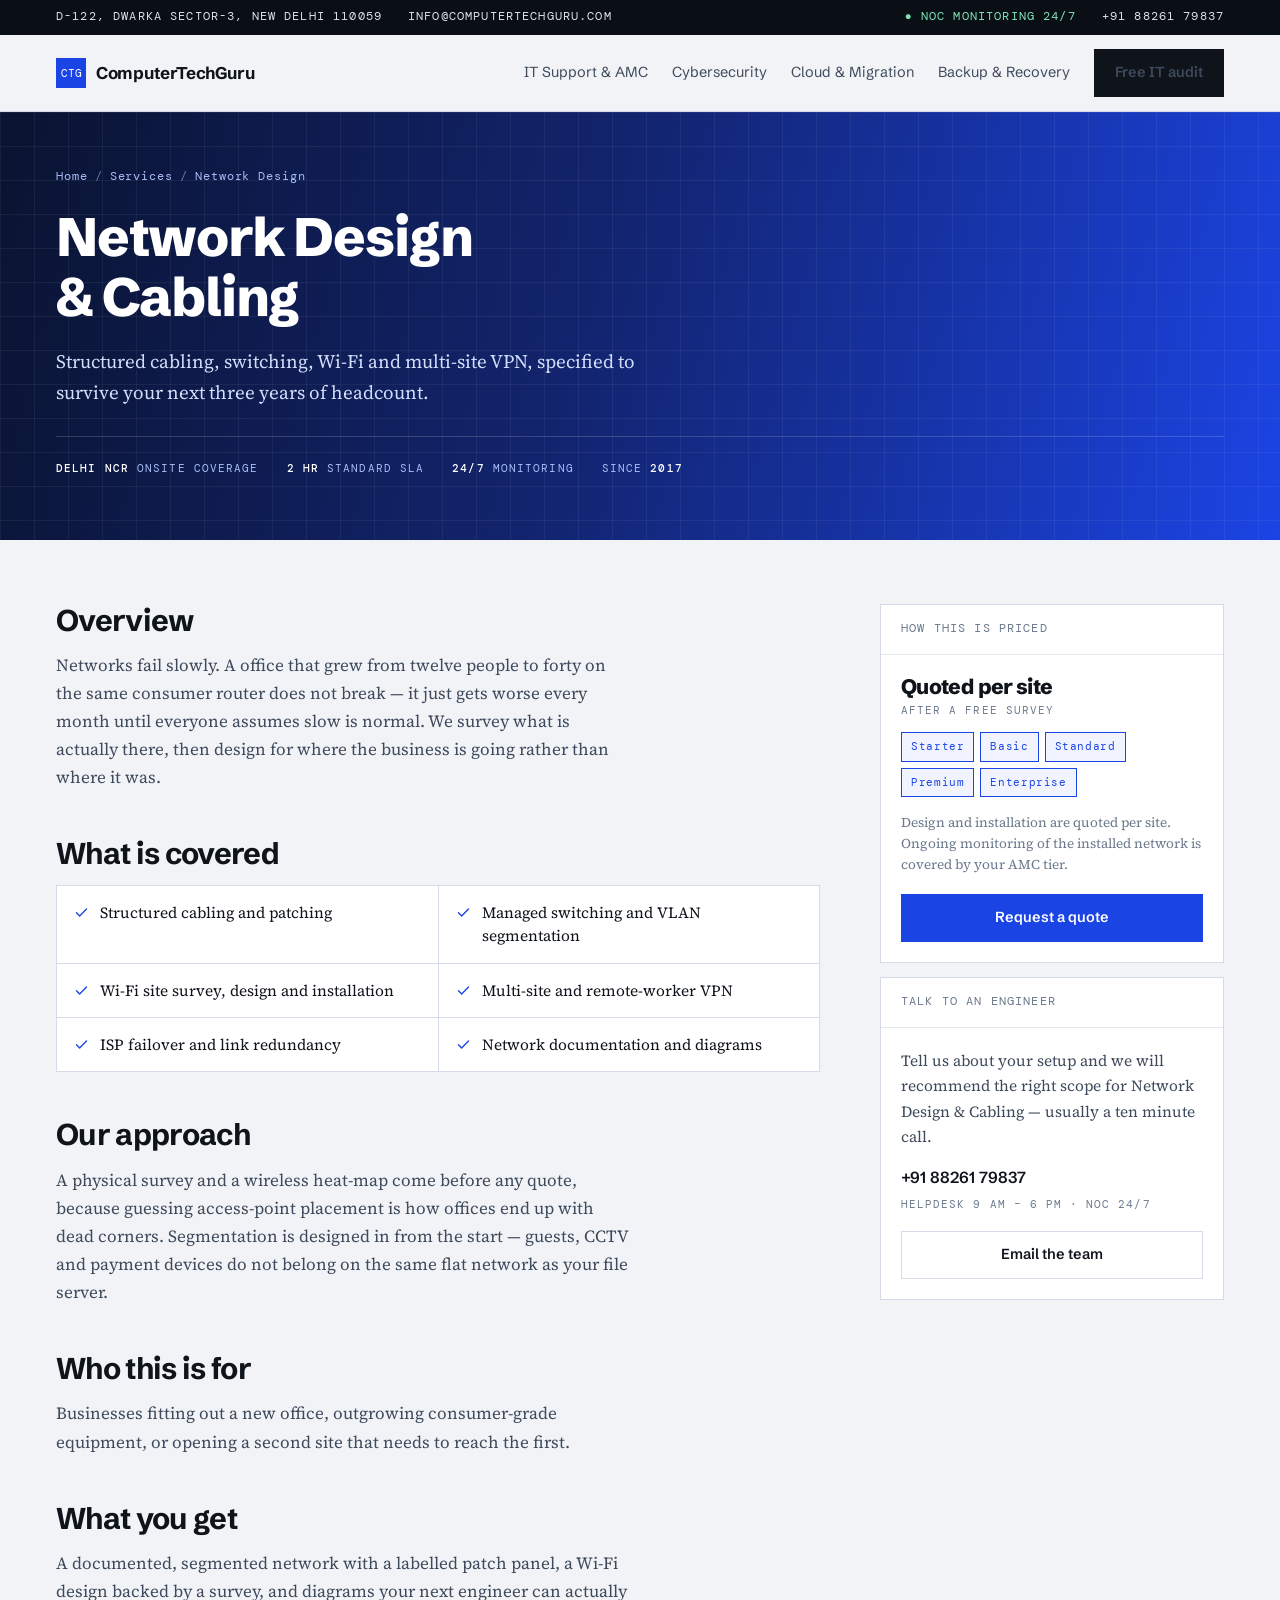
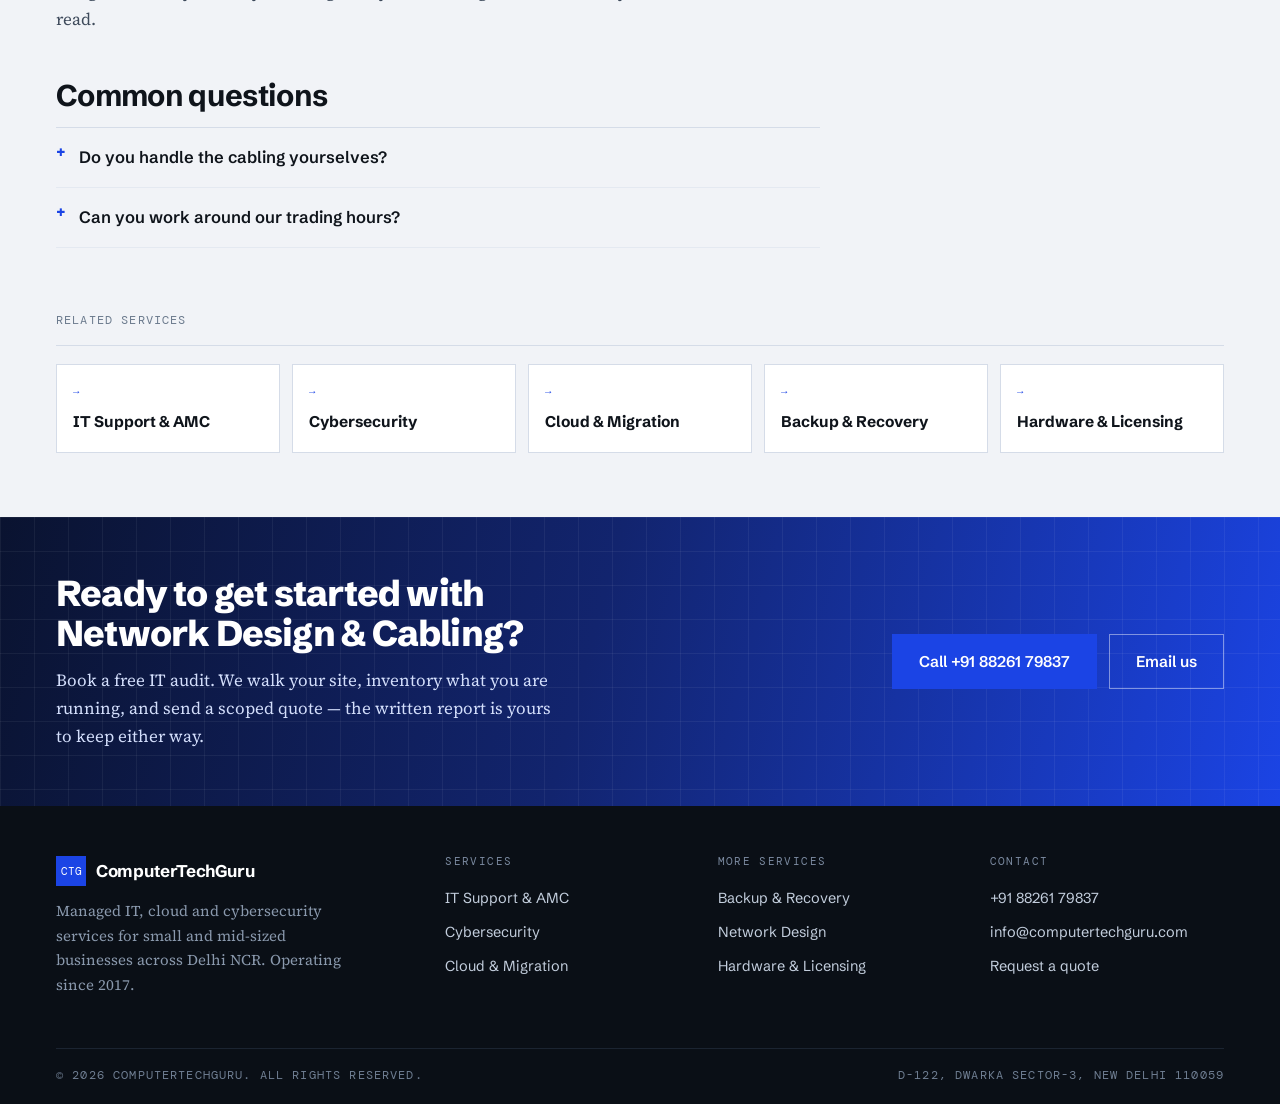
<file: services/network-design.html>
<!doctype html>
<html lang="en">
<head>
<meta charset="utf-8">
<meta name="viewport" content="width=device-width, initial-scale=1">
<title>Network Design &amp; Cabling — ComputerTechGuru</title>
<meta name="description" content="Structured cabling, switching, Wi-Fi and multi-site VPN, specified to survive your next three years of headcount. ComputerTechGuru, Delhi NCR.">
<link rel="preconnect" href="https://fonts.googleapis.com">
<link rel="preconnect" href="https://fonts.gstatic.com" crossorigin>
<link rel="stylesheet" href="https://fonts.googleapis.com/css2?family=DM+Mono:wght@400;500&family=Schibsted+Grotesk:wght@500;600;700;800&family=Source+Serif+4:opsz,wght@8..60,400;8..60,600&display=swap">
<style>
:root{
  --paper:#F1F3F7; --card:#FFFFFF; --tint:#E7EBF3;
  --ink:#0F141B; --ink-2:#3E4A5B; --ink-3:#6B7A8D;
  --rule:#D5DCE8; --rule-2:#E4E9F1;
  --blue:#1B44E5; --blue-2:#1536B8; --blue-wash:rgba(27,68,229,.06);
  --maxw:1220px;
  --fd:'Schibsted Grotesk','Helvetica Neue',Arial,sans-serif;
  --fb:'Source Serif 4',Georgia,'Times New Roman',serif;
  --fm:'DM Mono','SFMono-Regular',Consolas,monospace;
}
*,*::before,*::after{box-sizing:border-box}
html{overflow-x:clip; scroll-behavior:smooth}
body{margin:0; color:var(--ink); background-color:var(--paper);
  font-family:var(--fb); font-size:17px; line-height:1.65; -webkit-font-smoothing:antialiased; overflow-x:hidden}
a{color:inherit}
p{margin:0}
h1,h2,h3,h4{font-family:var(--fd); margin:0; letter-spacing:-.022em; line-height:1.12; text-wrap:balance}
.wrap{width:100%; max-width:var(--maxw); margin-inline:auto; padding-inline:26px}
.mono{font-family:var(--fm); font-size:11.5px; letter-spacing:.1em; text-transform:uppercase}
:where(a,button,summary):focus-visible{outline:2px solid var(--blue); outline-offset:3px; border-radius:2px}

/* topbar + header */
.topbar{background:#0A0F16; color:#DCE3EE}
.topbar .wrap{display:flex; flex-wrap:wrap; gap:6px 26px; align-items:center; padding-block:8px}
.topbar a{text-decoration:none}
.topbar a:hover{color:#fff}
.topbar .push{margin-left:auto}
.topbar .on{color:#7FE3B8}
.hdr{position:sticky; top:0; z-index:60; background:rgba(241,243,247,.92); backdrop-filter:blur(10px); border-bottom:1px solid var(--rule)}
.hdr .wrap{display:flex; align-items:center; gap:30px; padding-block:14px; position:relative}
.logo{display:flex; align-items:center; gap:10px; text-decoration:none; flex-shrink:0}
.logo .sq{width:30px; height:30px; background:var(--blue); color:#fff; display:grid; place-items:center; font-family:var(--fm); font-size:11px}
.logo b{font-family:var(--fd); font-size:17px; font-weight:700; letter-spacing:-.02em}
.hnav{display:flex; align-items:center; gap:24px; margin-left:auto}
.hnav a{font-family:var(--fd); font-size:14.5px; color:var(--ink-2); text-decoration:none}
.hnav a:hover,.hnav a[aria-current]{color:var(--blue)}
.bt{display:inline-flex; align-items:center; justify-content:center; gap:8px; font-family:var(--fd); font-size:14.5px; font-weight:600;
  padding:11px 20px; text-decoration:none; border:1px solid var(--ink); background:var(--ink); color:#fff; cursor:pointer;
  transition:background .15s ease,color .15s ease,border-color .15s ease}
.bt:hover{background:var(--blue); border-color:var(--blue)}
.bt.alt{background:transparent; color:var(--ink); border-color:var(--rule)}
.bt.alt:hover{background:transparent; color:var(--blue); border-color:var(--blue)}
.bt.blue{background:var(--blue); border-color:var(--blue)}
.bt.blue:hover{background:var(--blue-2); border-color:var(--blue-2)}
.bt.wide{width:100%}
.bt.big{padding:14px 26px; font-size:15.5px}
.bt.ghostw{background:transparent; border-color:rgba(255,255,255,.45); color:#fff}
.bt.ghostw:hover{background:#fff; color:var(--ink); border-color:#fff}
.burger{display:none; margin-left:auto; background:none; border:1px solid var(--rule); padding:8px 12px; cursor:pointer; font-family:var(--fm); font-size:11px; letter-spacing:.1em}

/* hero band */
.band{position:relative; overflow:hidden; background:linear-gradient(105deg,#0A1330 0%,#12246E 46%,#1B44E5 100%); color:#fff}
.band::after{content:""; position:absolute; inset:0;
  background-image:linear-gradient(rgba(255,255,255,.055) 1px,transparent 1px),linear-gradient(90deg,rgba(255,255,255,.055) 1px,transparent 1px);
  background-size:34px 34px; pointer-events:none}
.band .wrap{position:relative; z-index:1; padding-block:56px 62px}
.crumb{font-family:var(--fm); font-size:11.5px; letter-spacing:.08em; color:#A9BCF5; margin-bottom:20px}
.crumb a{text-decoration:none}
.crumb a:hover{color:#fff}
.crumb span{opacity:.55; padding-inline:7px}
.band h1{font-size:clamp(32px,5vw,54px); font-weight:800; max-width:17ch}
.band .sub{margin-top:18px; font-size:19px; color:#D3DEFB; max-width:58ch}
.bandmeta{display:flex; flex-wrap:wrap; gap:10px 28px; margin-top:28px; padding-top:22px; border-top:1px solid rgba(255,255,255,.16);
  font-family:var(--fm); font-size:11px; letter-spacing:.1em; text-transform:uppercase; color:#A9BCF5}
.bandmeta b{color:#fff; font-weight:500}

/* body layout */
.main{padding-block:64px 8px}
.cols{display:grid; grid-template-columns:minmax(0,1fr) 344px; gap:60px; align-items:start}
.article h2{font-size:clamp(23px,2.7vw,30px); font-weight:700; margin-bottom:14px}
.article h2:not(:first-child){margin-top:46px}
.article p{color:var(--ink-2); max-width:64ch}
.checks{display:grid; grid-template-columns:repeat(2,minmax(0,1fr)); gap:1px; background:var(--rule); border:1px solid var(--rule); margin-top:6px}
.checks div{background:var(--card); padding:15px 17px; display:flex; gap:11px; font-size:15.5px; align-items:flex-start; line-height:1.5}
.checks svg{width:15px; height:15px; stroke:var(--blue); fill:none; stroke-width:2.2; stroke-linecap:round; stroke-linejoin:round; flex-shrink:0; margin-top:4px}
.faq{border-top:1px solid var(--rule); margin-top:10px}
.faq details{border-bottom:1px solid var(--rule-2)}
.faq summary{cursor:pointer; list-style:none; padding:16px 0; font-family:var(--fd); font-weight:600; font-size:16.5px; display:flex; gap:14px; align-items:flex-start}
.faq summary::-webkit-details-marker{display:none}
.faq summary::before{content:"+"; font-family:var(--fm); color:var(--blue); font-size:15px; line-height:1.3}
.faq details[open] summary::before{content:"–"}
.faq p{padding:0 0 18px 28px; font-size:16px; color:var(--ink-2)}

/* sidebar */
.side{position:sticky; top:92px; display:flex; flex-direction:column; gap:14px}
.panel{background:var(--card); border:1px solid var(--rule)}
.panel .ph{padding:15px 20px; border-bottom:1px solid var(--rule-2); color:var(--ink-3)}
.panel .pb{padding:20px}
.price{font-family:var(--fd); font-size:30px; font-weight:800; letter-spacing:-.03em; font-variant-numeric:tabular-nums; line-height:1.1}
.price.small{font-size:21px}
.price i{display:block; font-style:normal; font-family:var(--fm); font-size:10.5px; letter-spacing:.1em; text-transform:uppercase; color:var(--ink-3); font-weight:400; margin-top:7px}
.tiers{display:flex; flex-wrap:wrap; gap:6px; margin-top:16px}
.tier{font-family:var(--fm); font-size:10.5px; letter-spacing:.06em; padding:5px 9px; border:1px solid var(--rule); color:var(--ink-3); background:var(--paper)}
.tier.on{border-color:var(--blue); color:var(--blue); background:var(--blue-wash)}
.pnote{font-size:13.5px; color:var(--ink-3); margin-top:16px; line-height:1.55}
.panel .pb .bt{margin-top:18px}
.side p.ask{font-size:15.5px; color:var(--ink-2)}
.sidecall{display:block; margin-top:14px; font-family:var(--fd); font-weight:600; font-size:16px; text-decoration:none}
.sidecall:hover{color:var(--blue)}
.side small{display:block; margin-top:6px; font-family:var(--fm); font-size:10.5px; letter-spacing:.1em; text-transform:uppercase; color:var(--ink-3)}

/* related */
.rel{padding-block:56px 64px}
.rel .rh{color:var(--ink-3); padding-bottom:14px; border-bottom:1px solid var(--rule); margin-bottom:18px}
.relg{display:grid; grid-template-columns:repeat(5,minmax(0,1fr)); gap:12px}
.relc{background:var(--card); border:1px solid var(--rule); padding:18px 16px; text-decoration:none; display:flex; flex-direction:column; gap:8px; transition:border-color .15s ease, transform .15s ease}
.relc:hover{border-color:var(--blue); transform:translateY(-2px)}
.relc b{font-family:var(--fd); font-size:15.5px; font-weight:700}
.relc span{font-family:var(--fm); font-size:10.5px; letter-spacing:.1em; text-transform:uppercase; color:var(--blue)}

/* cta band */
.cta{position:relative; overflow:hidden; background:linear-gradient(105deg,#0A1330 0%,#12246E 46%,#1B44E5 100%); color:#fff}
.cta::after{content:""; position:absolute; inset:0;
  background-image:linear-gradient(rgba(255,255,255,.055) 1px,transparent 1px),linear-gradient(90deg,rgba(255,255,255,.055) 1px,transparent 1px);
  background-size:34px 34px; pointer-events:none}
.cta .wrap{position:relative; z-index:1; padding-block:56px; display:grid; grid-template-columns:minmax(0,1fr) auto; gap:34px; align-items:center}
.cta h2{font-size:clamp(24px,3.4vw,36px); font-weight:800}
.cta p{margin-top:12px; color:#D3DEFB; max-width:56ch}
.ctab{display:flex; flex-wrap:wrap; gap:12px}

/* footer */
.ft{background:#0A0F16; color:#C3CEDD}
.ftg{display:grid; grid-template-columns:minmax(0,1.5fr) repeat(3,minmax(0,1fr)); gap:38px; padding-block:50px}
.ftg p{font-size:15px; color:#8A99AD; max-width:36ch; margin-top:13px}
.ftg h4{font-family:var(--fm); font-size:10.5px; letter-spacing:.13em; text-transform:uppercase; color:#7B8AA0; font-weight:400; margin-bottom:14px}
.ftg .lnk{display:block; font-family:var(--fd); font-size:14.5px; color:#C3CEDD; text-decoration:none; padding:5px 0}
.ftg .lnk:hover{color:#fff}
.ft .logo b{color:#fff}
.ftbar{border-top:1px solid #1B2431; padding-block:18px; display:flex; flex-wrap:wrap; gap:8px 20px; color:#6F7E92}
.ftbar .push{margin-left:auto}

@media (max-width:1040px){
  .cols{grid-template-columns:1fr; gap:44px}
  .side{position:static}
  .relg{grid-template-columns:repeat(3,minmax(0,1fr))}
}
@media (max-width:820px){
  .checks{grid-template-columns:1fr}
  .cta .wrap{grid-template-columns:1fr; gap:26px}
  .ftg{grid-template-columns:repeat(2,minmax(0,1fr)); gap:30px}
  .relg{grid-template-columns:repeat(2,minmax(0,1fr))}
}
@media (max-width:700px){
  .hnav{display:none}
  .hnav.open{display:flex; flex-direction:column; align-items:stretch; gap:0; position:absolute; top:100%; left:0; right:0;
    background:var(--paper); border-bottom:1px solid var(--rule); padding:6px 26px 16px}
  .hnav.open a{padding:12px 0; border-bottom:1px solid var(--rule-2)}
  .hnav.open .bt{margin-top:12px; border-bottom:1px solid var(--ink)}
  .burger{display:block}
  .band .wrap{padding-block:40px 46px}
  .main{padding-block:46px 0}
  .relg{grid-template-columns:1fr}
  .topbar .push{margin-left:0}
}
@media (prefers-reduced-motion:reduce){*{transition-duration:.001ms !important; scroll-behavior:auto}}
</style>
</head>
<body>
<div class="topbar"><div class="wrap mono">
  <span>D-122, Dwarka Sector-3, New Delhi 110059</span>
  <a href="mailto:info@computertechguru.com">info@computertechguru.com</a>
  <span class="push on">● NOC monitoring 24/7</span>
  <a href="tel:+918826179837">+91 88261 79837</a>
</div></div>
<header class="hdr"><div class="wrap">
  <a class="logo" href="../index.html"><span class="sq">CTG</span><b>ComputerTechGuru</b></a>
  <button class="burger" id="burger" aria-expanded="false" aria-controls="hnav">MENU</button>
  <nav class="hnav" id="hnav">
    <a href="./it-support.html">IT Support &amp; AMC</a>
    <a href="./cybersecurity.html">Cybersecurity</a>
    <a href="./cloud-migration.html">Cloud &amp; Migration</a>
    <a href="./backup-recovery.html">Backup &amp; Recovery</a>
    <a class="bt" href="#engage">Free IT audit</a>
  </nav>
</div></header>
<section class="band">
  <div class="wrap">
    <div class="crumb"><a href="../index.html">Home</a><span>/</span><a href="./it-support.html">Services</a><span>/</span>Network Design</div>
    <h1>Network Design &amp; Cabling</h1>
    <p class="sub">Structured cabling, switching, Wi-Fi and multi-site VPN, specified to survive your next three years of headcount.</p>
    <div class="bandmeta">
      <span><b>Delhi NCR</b> onsite coverage</span>
      <span><b>2 hr</b> standard SLA</span>
      <span><b>24/7</b> monitoring</span>
      <span>Since <b>2017</b></span>
    </div>
  </div>
</section>

<div class="main"><div class="wrap"><div class="cols">
  <article class="article">
    <h2>Overview</h2>
    <p>Networks fail slowly. A office that grew from twelve people to forty on the same consumer router does not break — it just gets worse every month until everyone assumes slow is normal. We survey what is actually there, then design for where the business is going rather than where it was.</p>

    <h2>What is covered</h2>
    <div class="checks">
      <div><svg viewBox="0 0 24 24" aria-hidden="true"><path d="M4 12.5l5 5L20 6.5"/></svg><span>Structured cabling and patching</span></div>
      <div><svg viewBox="0 0 24 24" aria-hidden="true"><path d="M4 12.5l5 5L20 6.5"/></svg><span>Managed switching and VLAN segmentation</span></div>
      <div><svg viewBox="0 0 24 24" aria-hidden="true"><path d="M4 12.5l5 5L20 6.5"/></svg><span>Wi-Fi site survey, design and installation</span></div>
      <div><svg viewBox="0 0 24 24" aria-hidden="true"><path d="M4 12.5l5 5L20 6.5"/></svg><span>Multi-site and remote-worker VPN</span></div>
      <div><svg viewBox="0 0 24 24" aria-hidden="true"><path d="M4 12.5l5 5L20 6.5"/></svg><span>ISP failover and link redundancy</span></div>
      <div><svg viewBox="0 0 24 24" aria-hidden="true"><path d="M4 12.5l5 5L20 6.5"/></svg><span>Network documentation and diagrams</span></div>
    </div>

    <h2>Our approach</h2>
    <p>A physical survey and a wireless heat-map come before any quote, because guessing access-point placement is how offices end up with dead corners. Segmentation is designed in from the start — guests, CCTV and payment devices do not belong on the same flat network as your file server.</p>

    <h2>Who this is for</h2>
    <p>Businesses fitting out a new office, outgrowing consumer-grade equipment, or opening a second site that needs to reach the first.</p>

    <h2>What you get</h2>
    <p>A documented, segmented network with a labelled patch panel, a Wi-Fi design backed by a survey, and diagrams your next engineer can actually read.</p>

    <h2>Common questions</h2>
    <div class="faq">
      <details><summary>Do you handle the cabling yourselves?</summary><p>Yes, structured cabling and patching are done by our own team so the labelling and documentation match the design.</p></details>
      <details><summary>Can you work around our trading hours?</summary><p>Cutovers and cabling in occupied offices are scheduled for evenings and weekends as standard.</p></details>
    </div>
  </article>
  <aside class="side">
  <div class="panel">
    <div class="ph mono">How this is priced</div>
    <div class="pb">
      <div class="price small">Quoted per site<i>after a free survey</i></div>
      <div class="tiers"><span class="tier on">Starter</span><span class="tier on">Basic</span><span class="tier on">Standard</span><span class="tier on">Premium</span><span class="tier on">Enterprise</span></div>
      <p class="pnote">Design and installation are quoted per site. Ongoing monitoring of the installed network is covered by your AMC tier.</p>
      <a class="bt blue wide" href="#engage">Request a quote</a>
    </div>
  </div>
  <div class="panel">
    <div class="ph mono">Talk to an engineer</div>
    <div class="pb">
      <p class="ask">Tell us about your setup and we will recommend the right scope for Network Design &amp; Cabling — usually a ten minute call.</p>
      <a class="sidecall" href="tel:+918826179837">+91 88261 79837</a>
      <small>Helpdesk 9 AM – 6 PM · NOC 24/7</small>
      <a class="bt alt wide" href="mailto:info@computertechguru.com">Email the team</a>
    </div>
  </div>
</aside>
</div></div></div>

<section class="rel"><div class="wrap">
  <div class="rh mono">Related services</div>
  <div class="relg">
    <a class="relc" href="./it-support.html"><span>→</span><b>IT Support &amp; AMC</b></a>
    <a class="relc" href="./cybersecurity.html"><span>→</span><b>Cybersecurity</b></a>
    <a class="relc" href="./cloud-migration.html"><span>→</span><b>Cloud &amp; Migration</b></a>
    <a class="relc" href="./backup-recovery.html"><span>→</span><b>Backup &amp; Recovery</b></a>
    <a class="relc" href="./hardware-licensing.html"><span>→</span><b>Hardware &amp; Licensing</b></a>
  </div>
</div></section>

<section class="cta" id="engage"><div class="wrap">
  <div>
    <h2>Ready to get started with Network Design &amp; Cabling?</h2>
    <p>Book a free IT audit. We walk your site, inventory what you are running, and send a scoped quote — the written report is yours to keep either way.</p>
  </div>
  <div class="ctab">
    <a class="bt blue big" href="tel:+918826179837">Call +91 88261 79837</a>
    <a class="bt ghostw big" href="mailto:info@computertechguru.com">Email us</a>
  </div>
</div></section>
<footer class="ft"><div class="wrap">
  <div class="ftg">
    <div>
      <a class="logo" href="../index.html" style="display:flex"><span class="sq">CTG</span><b>ComputerTechGuru</b></a>
      <p>Managed IT, cloud and cybersecurity services for small and mid-sized businesses across Delhi NCR. Operating since 2017.</p>
    </div>
    <div><h4>Services</h4><a class="lnk" href="./it-support.html">IT Support &amp; AMC</a><a class="lnk" href="./cybersecurity.html">Cybersecurity</a><a class="lnk" href="./cloud-migration.html">Cloud &amp; Migration</a></div>
    <div><h4>More services</h4><a class="lnk" href="./backup-recovery.html">Backup &amp; Recovery</a><a class="lnk" href="./network-design.html">Network Design</a><a class="lnk" href="./hardware-licensing.html">Hardware &amp; Licensing</a></div>
    <div><h4>Contact</h4>
      <a class="lnk" href="tel:+918826179837">+91 88261 79837</a>
      <a class="lnk" href="mailto:info@computertechguru.com">info@computertechguru.com</a>
      <a class="lnk" href="#engage">Request a quote</a>
    </div>
  </div>
  <div class="ftbar mono">
    <span>© 2026 ComputerTechGuru. All rights reserved.</span>
    <span class="push">D-122, Dwarka Sector-3, New Delhi 110059</span>
  </div>
</div></footer>
<script>
(function(){
  var b=document.getElementById('burger'), n=document.getElementById('hnav');
  if(b&&n){
    b.addEventListener('click',function(){var o=n.classList.toggle('open');b.setAttribute('aria-expanded',o?'true':'false');b.textContent=o?'CLOSE':'MENU';});
    n.addEventListener('click',function(e){if(e.target.tagName==='A'){n.classList.remove('open');b.textContent='MENU';b.setAttribute('aria-expanded','false');}});
  }
})();
</script>
</body>
</html>
</file>
